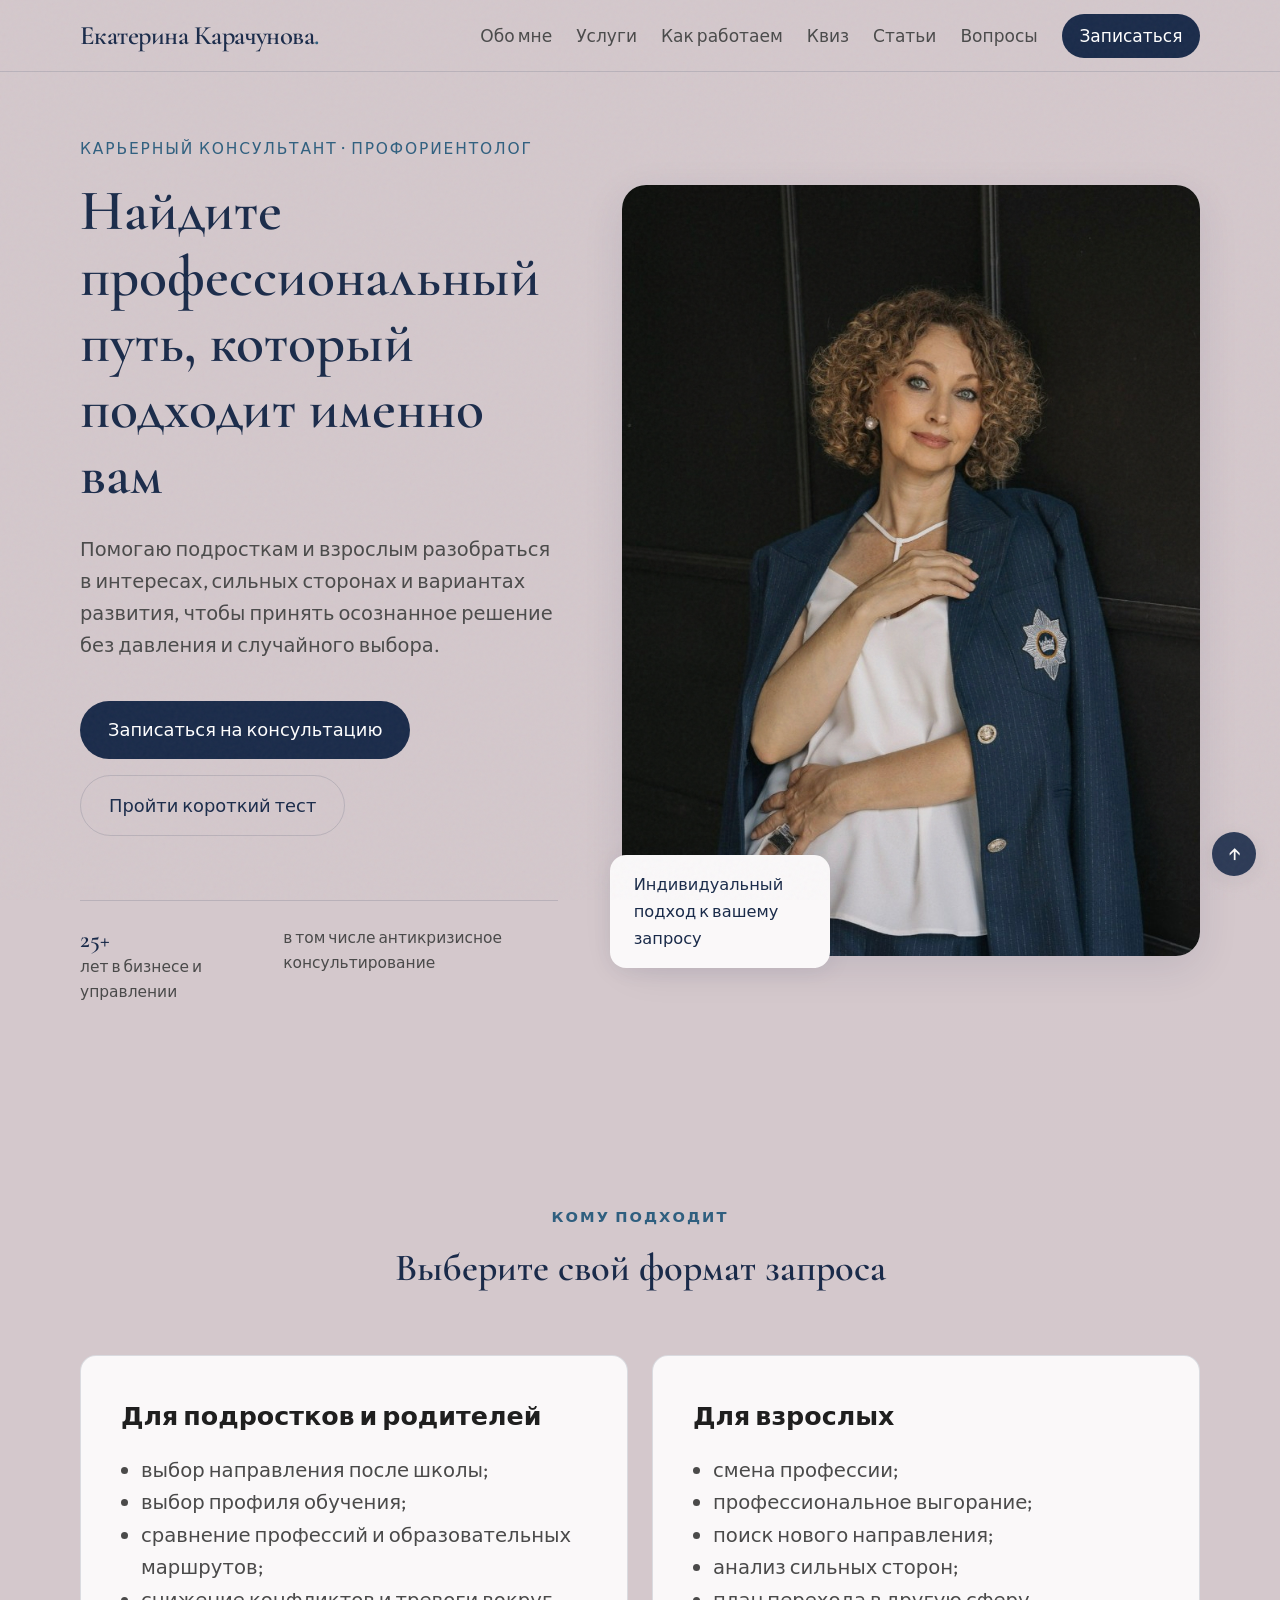
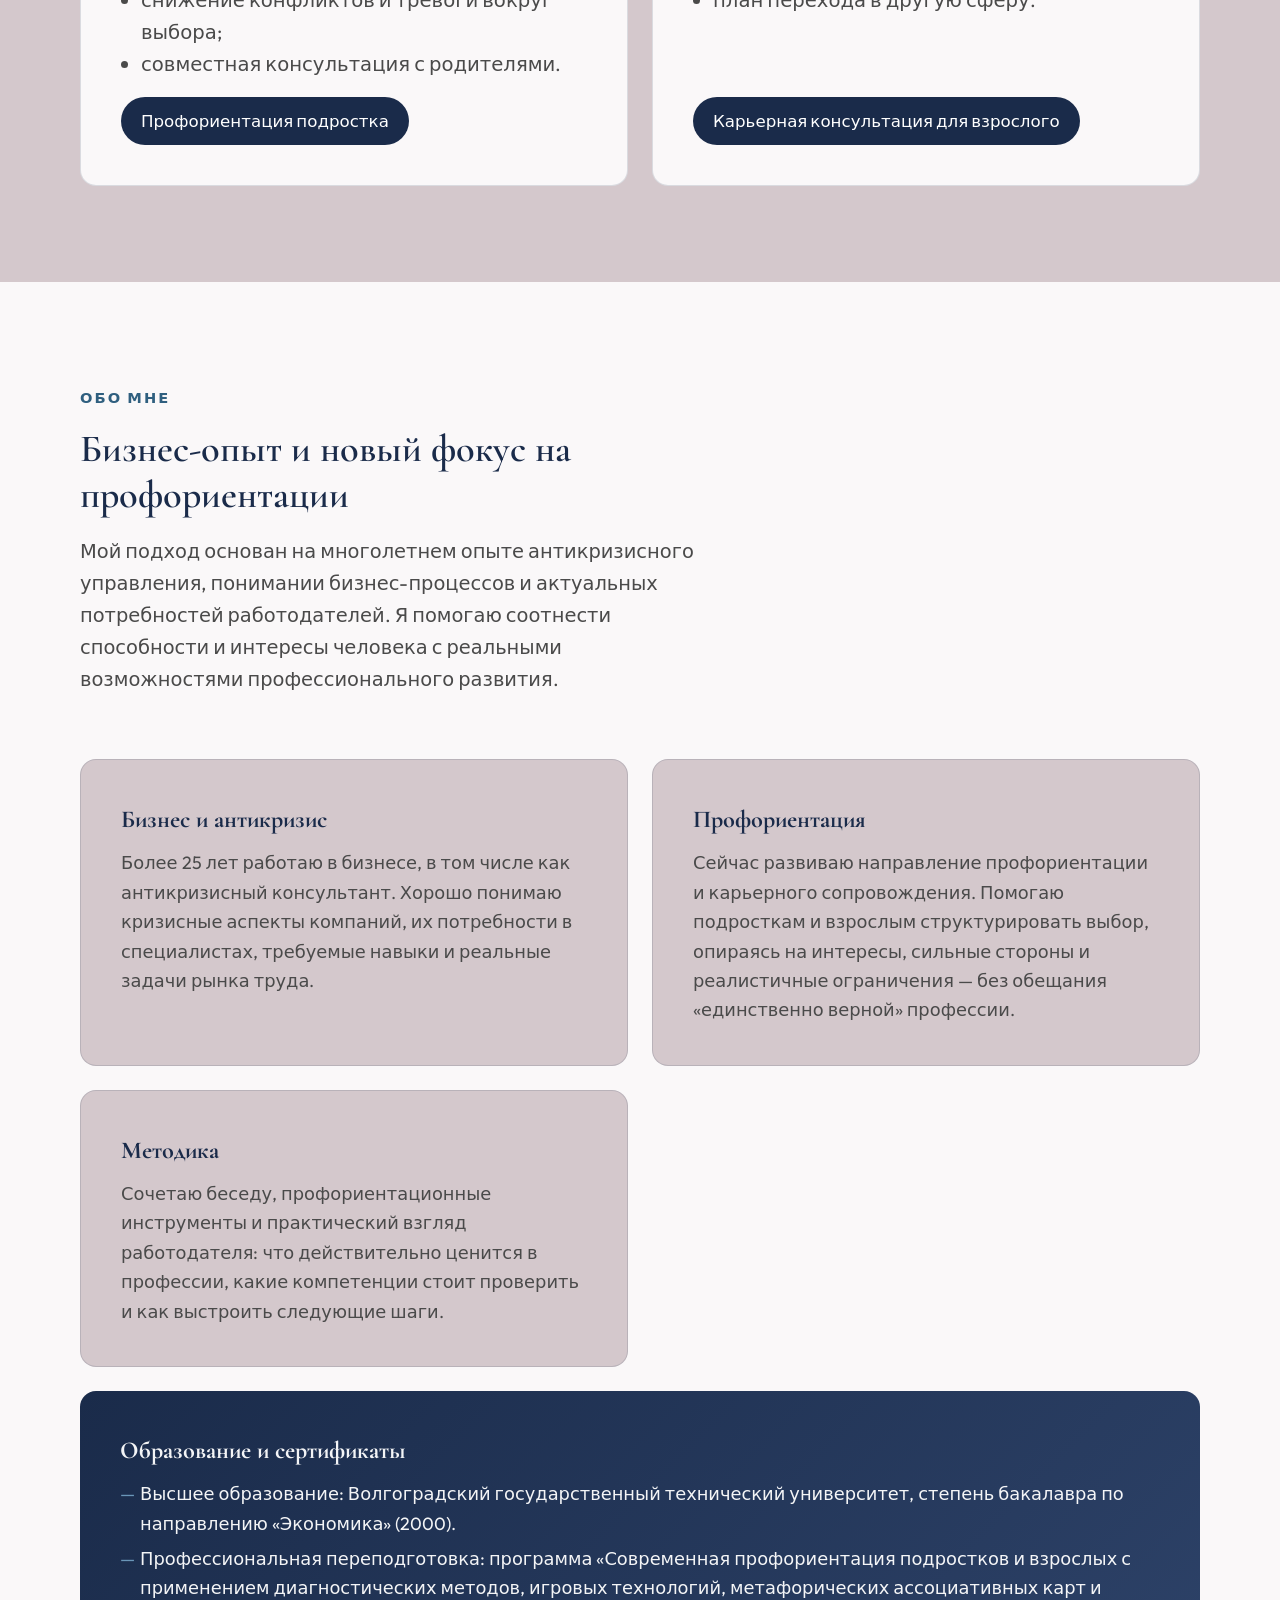
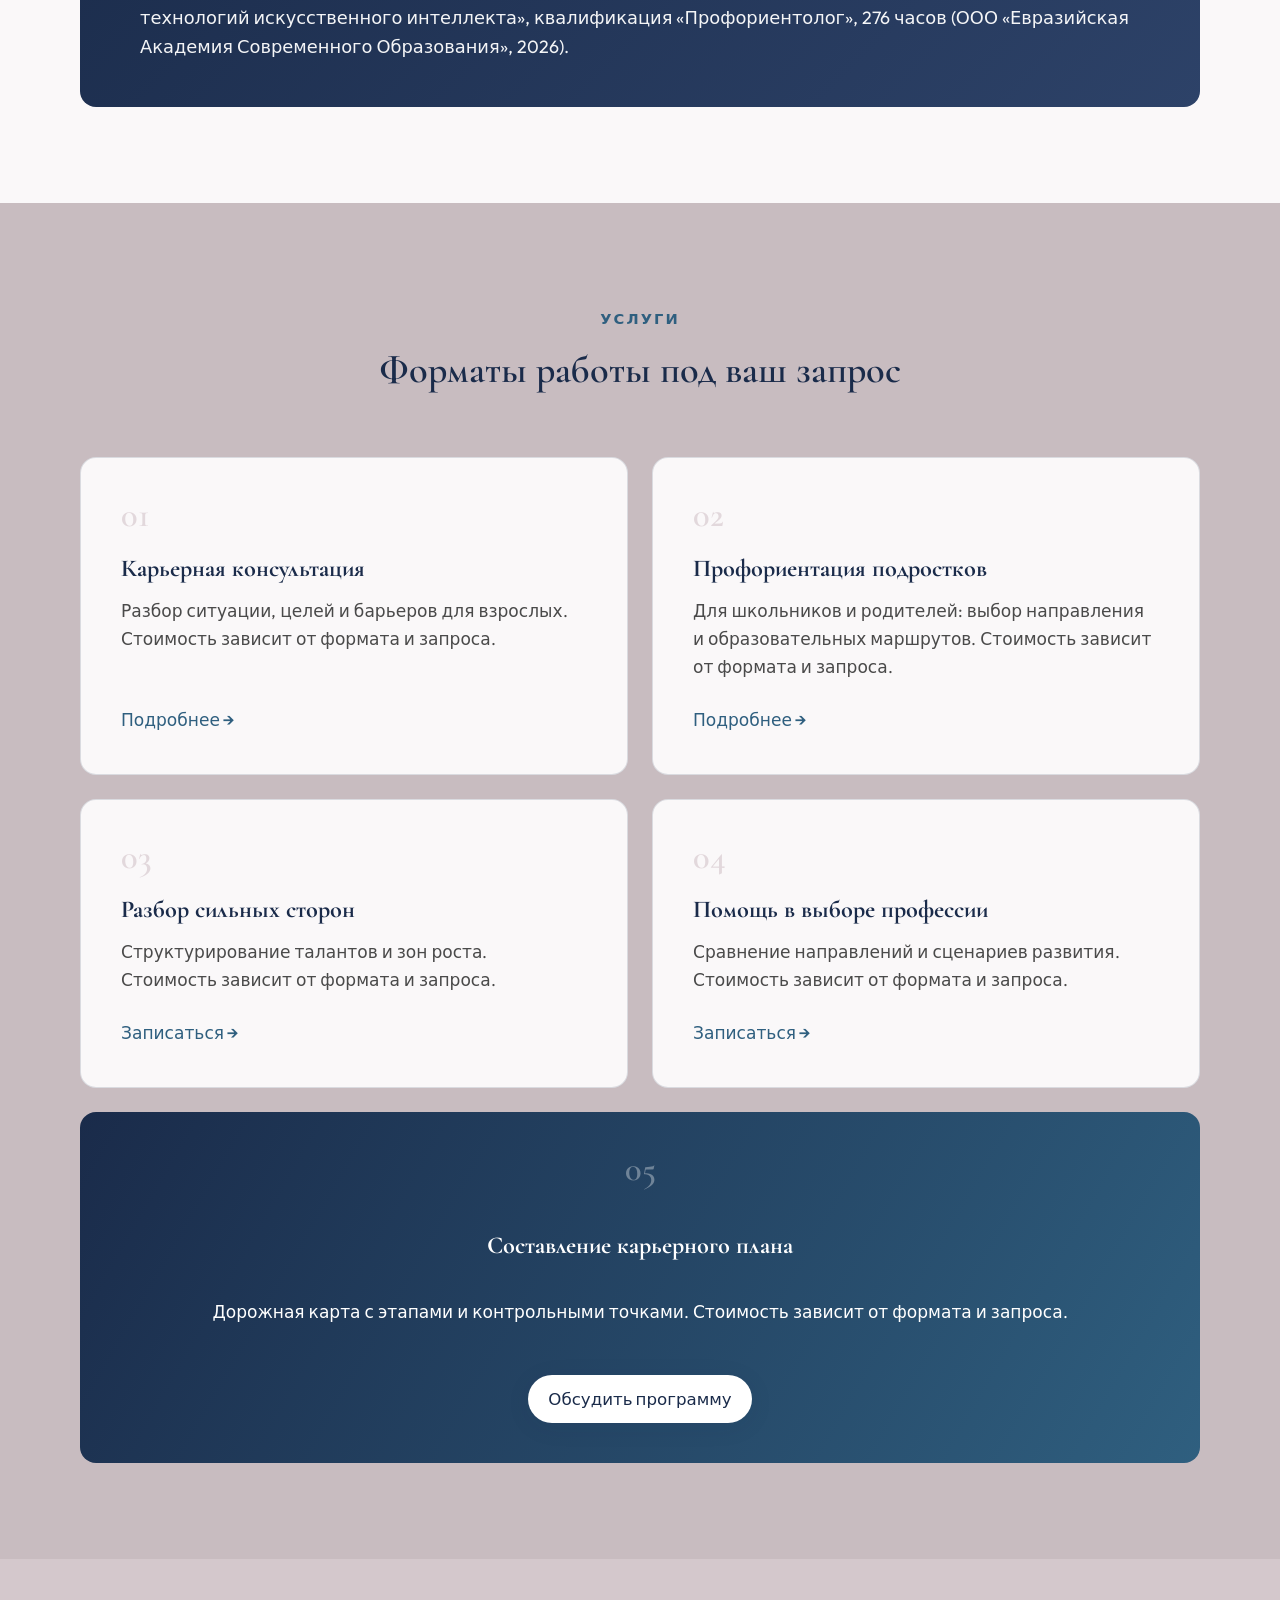
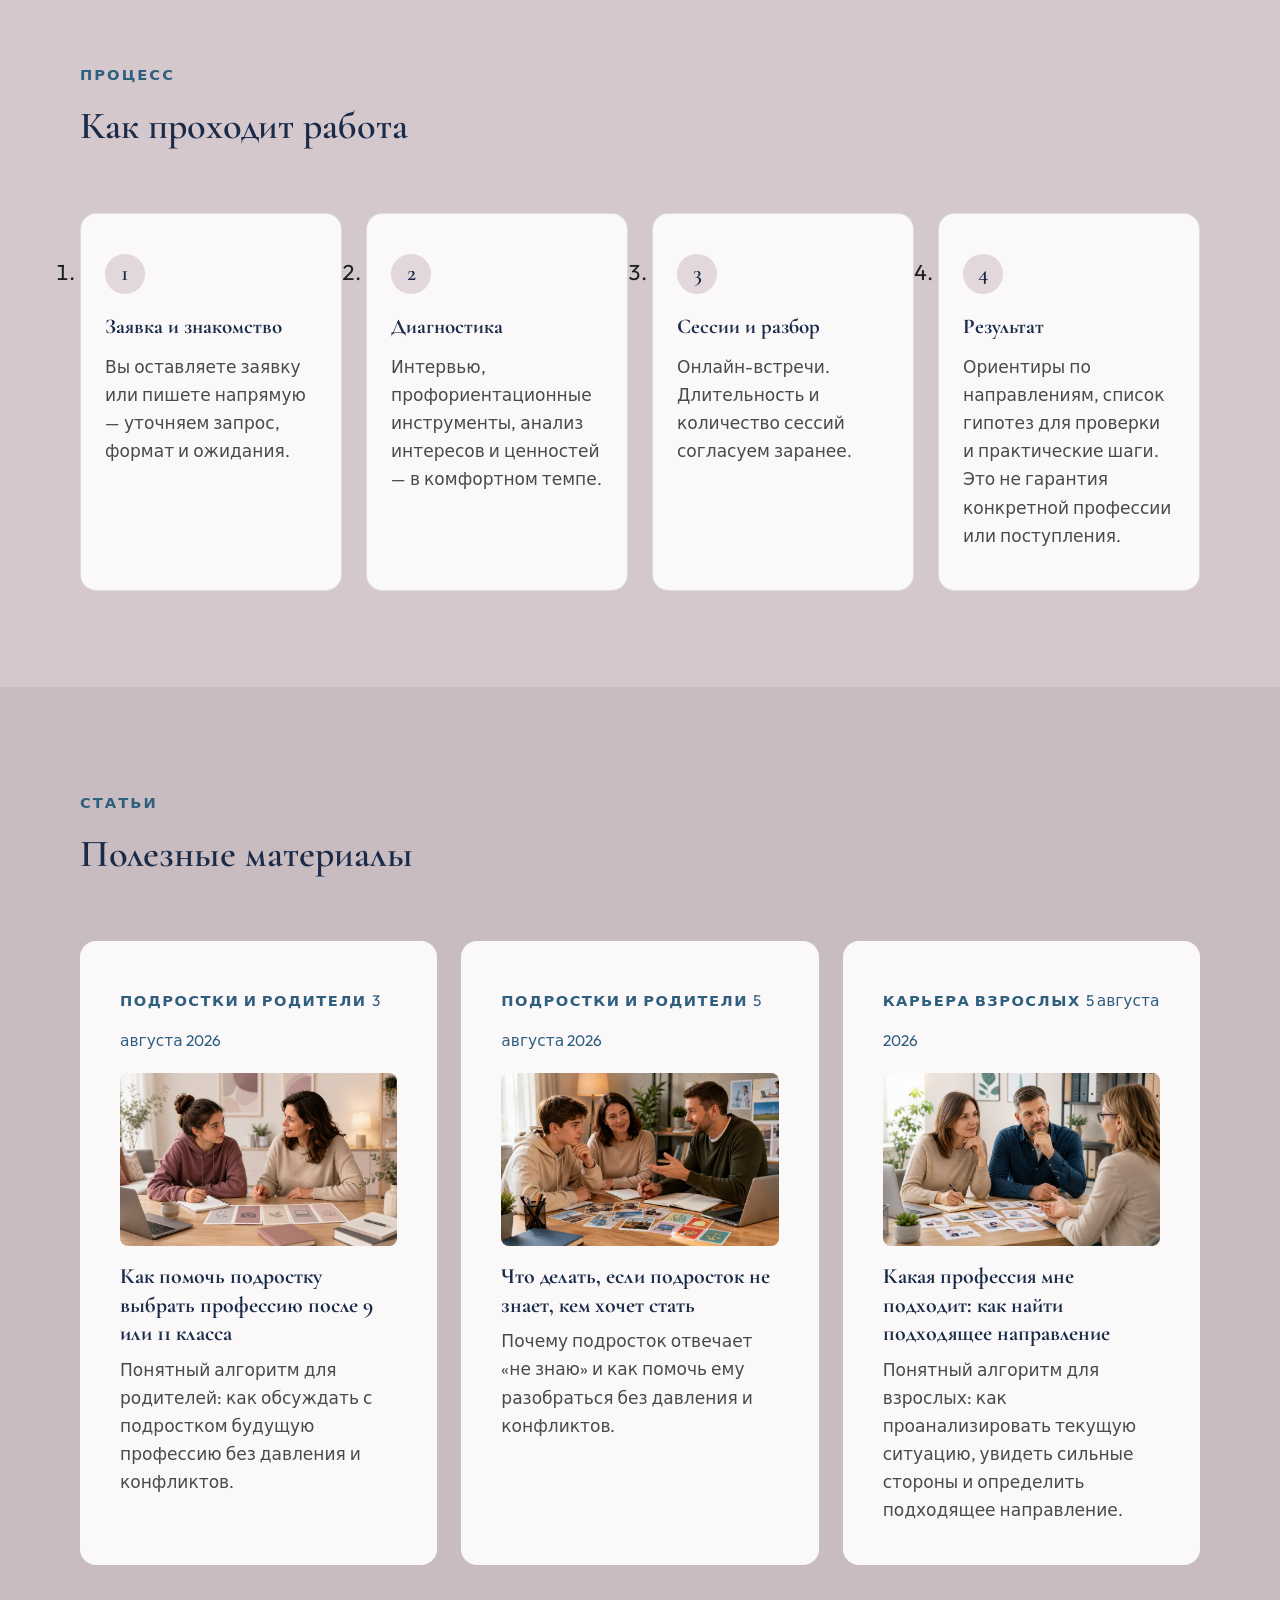
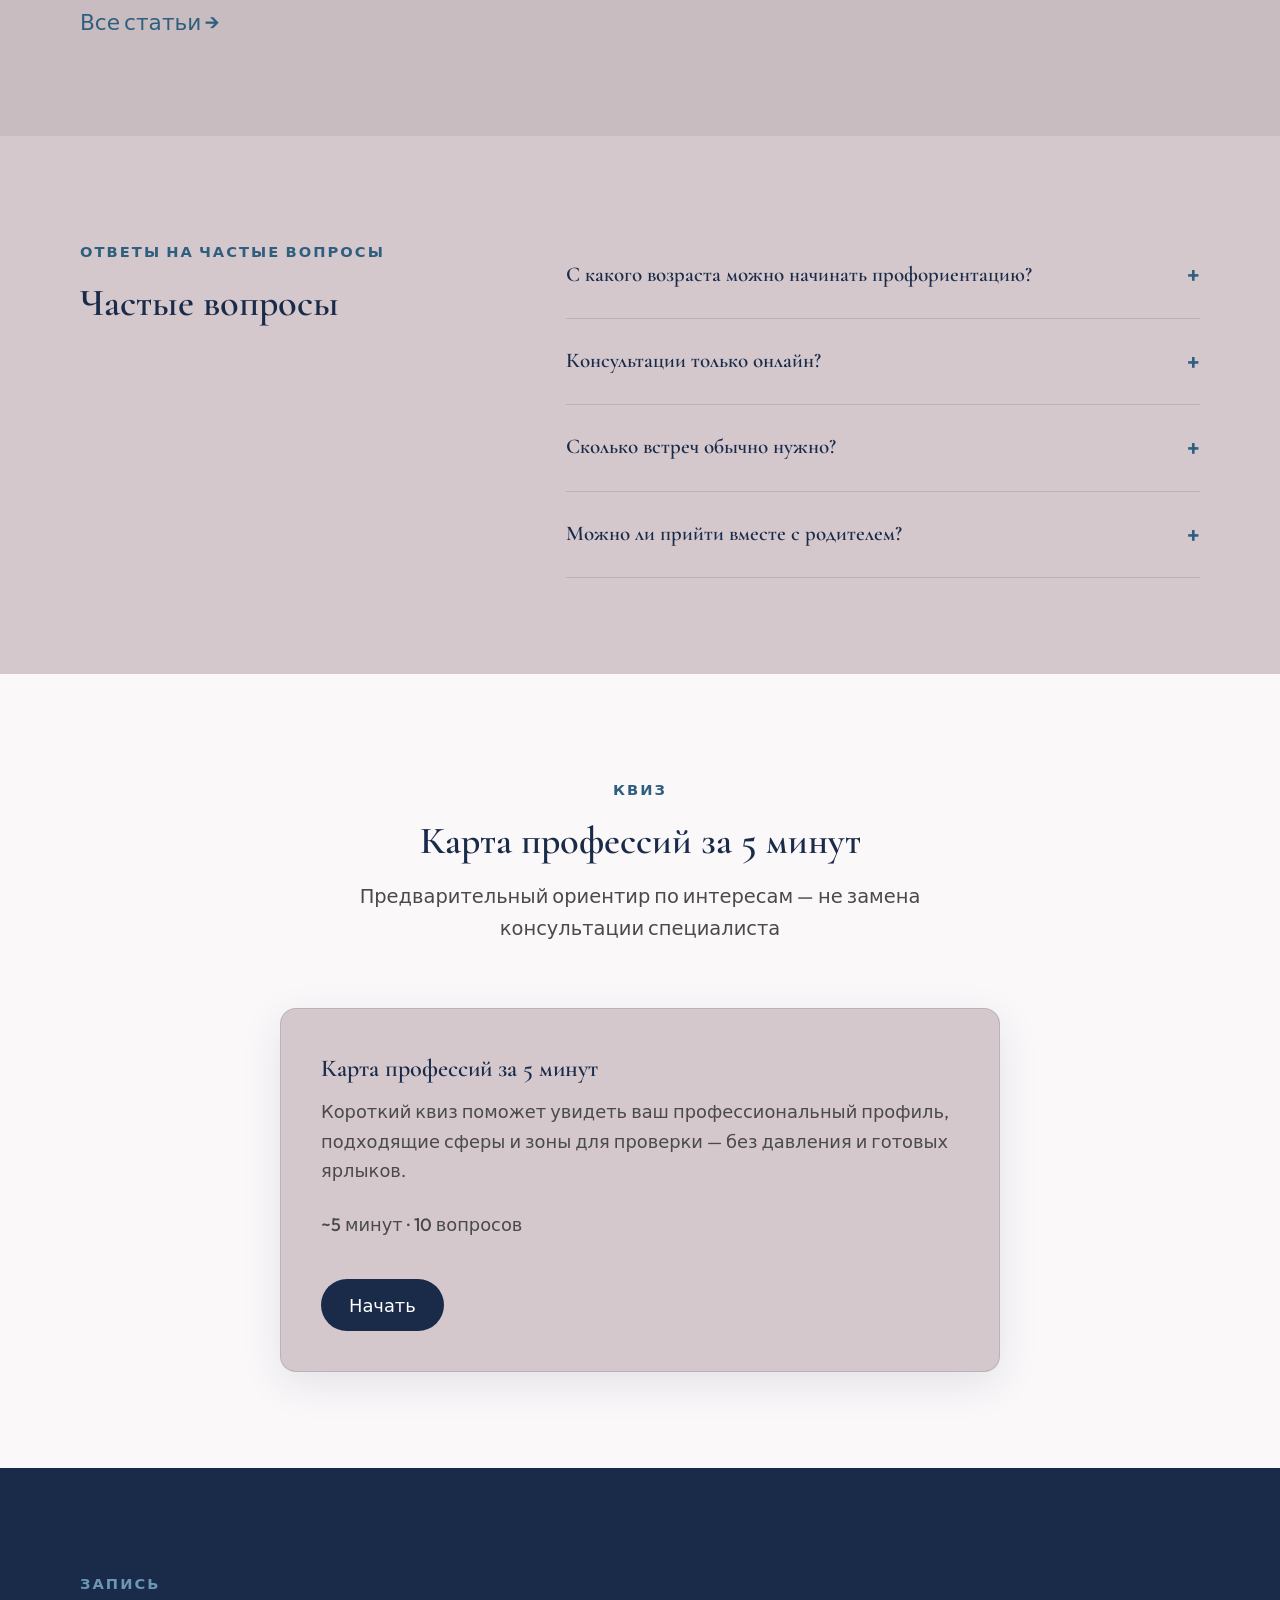
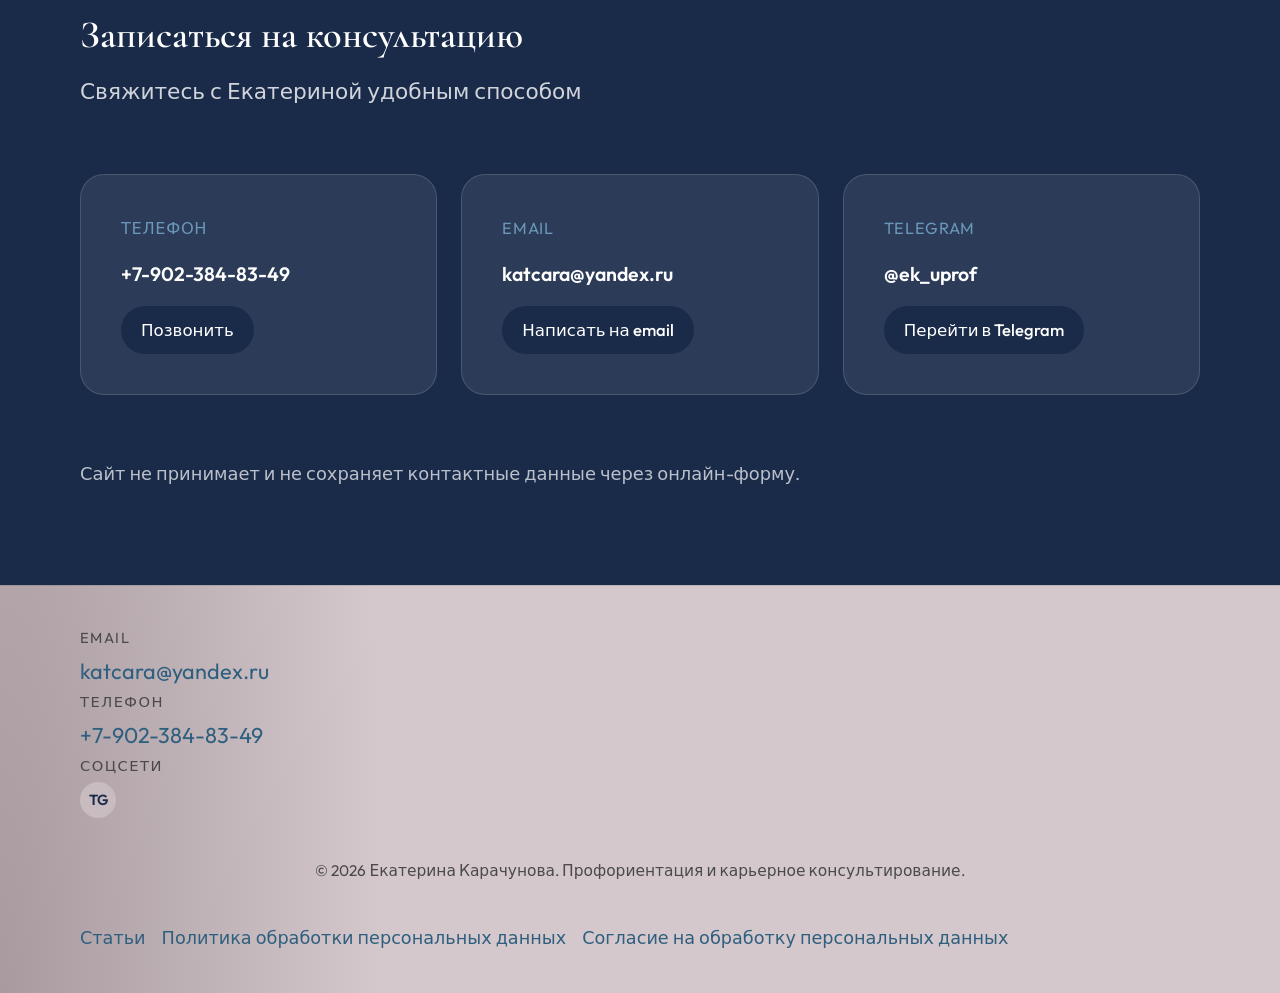
<file: index.html>
<!DOCTYPE html>
<html lang="ru">
<head>
  <meta charset="UTF-8">
  <meta name="viewport" content="width=device-width, initial-scale=1.0">
  <meta name="description" content="Профориентация подростков и карьерные консультации для взрослых онлайн по России. Екатерина Карачунова — опыт в бизнесе и антикризисном консультировании.">
  <title>Профориентация и карьерные консультации — Екатерина Карачунова</title>
  <link rel="canonical" href="https://ek-uprof.ru/">
  <meta property="og:type" content="website">
  <meta property="og:locale" content="ru_RU">
  <meta property="og:title" content="Профориентация и карьерные консультации — Екатерина Карачунова">
  <meta property="og:description" content="Помогаю подросткам и взрослым разобраться в интересах и вариантах развития без давления и случайного выбора.">
  <meta property="og:url" content="https://ek-uprof.ru/">
  <meta property="og:image" content="https://ek-uprof.ru/images/social/og-default.svg">
  <meta name="twitter:card" content="summary_large_image">
  <meta name="twitter:title" content="Профориентация — Екатерина Карачунова">
  <meta name="twitter:description" content="Профориентация подростков и карьерные консультации онлайн.">
  <link rel="icon" href="favicon.svg" type="image/svg+xml">
  <link rel="manifest" href="site.webmanifest">
  <link rel="preconnect" href="https://fonts.googleapis.com">
  <link rel="preconnect" href="https://fonts.gstatic.com" crossorigin>
  <link href="https://fonts.googleapis.com/css2?family=Cormorant+Garamond:ital,wght@0,500;0,600;0,700;1,500&family=Outfit:wght@300;400;500;600&display=swap" rel="stylesheet">
  <link rel="stylesheet" href="css/variables.css">
  <link rel="stylesheet" href="css/main.css">
  <link rel="stylesheet" href="css/responsive.css">
  <script type="application/ld+json">
  {
    "@context": "https://schema.org",
    "@graph": [
      {
        "@type": "WebSite",
        "name": "Екатерина Карачунова — профориентация",
        "url": "https://ek-uprof.ru/"
      },
      {
        "@type": "Person",
        "name": "Екатерина Карачунова",
        "jobTitle": "Карьерный консультант и профориентолог",
        "url": "https://ek-uprof.ru/"
      },
      {
        "@type": "ProfessionalService",
        "name": "Профориентация и карьерное консультирование — Екатерина Карачунова",
        "description": "Профориентация подростков и карьерные консультации для взрослых",
        "areaServed": "RU",
        "serviceType": ["Профориентация", "Карьерное консультирование"]
      }
    ]
  }
  </script>
</head>
<body>
  <a class="skip-link" href="#main">Перейти к содержимому</a>

  <header class="header" id="top">
    <div class="container header__inner">
      <a class="logo" href="index.html"><span data-site-full-name>Екатерина Карачунова</span><span class="logo__dot">.</span></a>
      <button type="button" class="nav-toggle-btn" data-nav-toggle aria-expanded="false" aria-controls="site-nav" aria-label="Открыть меню">
        <span></span><span></span><span></span>
      </button>
      <nav class="nav" id="site-nav" data-site-nav aria-label="Основная навигация">
        <a href="#about">Обо мне</a>
        <a href="#services">Услуги</a>
        <a href="#process">Как работаем</a>
        <a href="#quiz">Квиз</a>
        <a href="articles.html">Статьи</a>
        <a href="#faq">Вопросы</a>
        <a href="#booking" class="nav__cta" data-analytics-cta="primary_cta_click">Записаться</a>
      </nav>
    </div>
  </header>

  <main id="main">
    <section class="hero" aria-labelledby="hero-title">
      <div class="container hero__grid">
        <div class="hero__content">
          <p class="hero__label">Карьерный консультант · профориентолог</p>
          <h1 id="hero-title">Найдите профессиональный путь, который подходит именно вам</h1>
          <p class="hero__subtitle">Помогаю подросткам и взрослым разобраться в интересах, сильных сторонах и вариантах развития, чтобы принять осознанное решение без давления и случайного выбора.</p>
          <div class="hero__actions">
            <a href="#booking" class="btn btn--primary" data-analytics-cta="primary_cta_click">Записаться на консультацию</a>
            <a href="#quiz" class="btn btn--ghost">Пройти короткий тест</a>
          </div>
          <ul class="hero__stats" aria-label="Опыт в бизнесе">
            <li><strong>25+</strong><span>лет в бизнесе и управлении</span></li>
            <li><span>в том числе антикризисное консультирование</span></li>
          </ul>
        </div>
        <figure class="hero__visual">
          <div class="hero__frame">
            <img
              src="images/expert/photo.jpg"
              alt="Екатерина Карачунова — профориентолог и карьерный консультант"
              width="718"
              height="1024"
              fetchpriority="high"
            >
          </div>
          <figcaption class="hero__badge">Индивидуальный подход к вашему запросу</figcaption>
        </figure>
      </div>
    </section>

    <section class="section audience" id="audience" aria-labelledby="audience-title">
      <div class="container">
        <header class="section__header section__header--center">
          <span class="section__tag">Кому подходит</span>
          <h2 id="audience-title">Выберите свой формат запроса</h2>
        </header>
        <div class="audience__grid">
          <article class="audience-card">
            <h3>Для подростков и родителей</h3>
            <ul>
              <li>выбор направления после школы;</li>
              <li>выбор профиля обучения;</li>
              <li>сравнение профессий и образовательных маршрутов;</li>
              <li>снижение конфликтов и тревоги вокруг выбора;</li>
              <li>совместная консультация с родителями.</li>
            </ul>
            <a href="proforientaciya-podrostkov.html" class="btn btn--primary btn--sm" data-analytics-cta="teen_service_click">Профориентация подростка</a>
          </article>
          <article class="audience-card">
            <h3>Для взрослых</h3>
            <ul>
              <li>смена профессии;</li>
              <li>профессиональное выгорание;</li>
              <li>поиск нового направления;</li>
              <li>анализ сильных сторон;</li>
              <li>план перехода в другую сферу.</li>
            </ul>
            <a href="karernaya-konsultaciya.html" class="btn btn--primary btn--sm" data-analytics-cta="adult_service_click">Карьерная консультация для взрослого</a>
          </article>
        </div>
      </div>
    </section>

    <section class="section about" id="about" aria-labelledby="about-title">
      <div class="container">
        <header class="section__header">
          <span class="section__tag">Обо мне</span>
          <h2 id="about-title">Бизнес-опыт и новый фокус на профориентации</h2>
          <p class="section__lead">Мой подход основан на многолетнем опыте антикризисного управления, понимании бизнес-процессов и актуальных потребностей работодателей. Я помогаю соотнести способности и интересы человека с реальными возможностями профессионального развития.</p>
        </header>
        <div class="about__grid">
          <article class="card">
            <h3>Бизнес и антикризис</h3>
            <p>Более 25 лет работаю в бизнесе, в том числе как антикризисный консультант. Хорошо понимаю кризисные аспекты компаний, их потребности в специалистах, требуемые навыки и реальные задачи рынка труда.</p>
          </article>
          <article class="card">
            <h3>Профориентация</h3>
            <p>Сейчас развиваю направление профориентации и карьерного сопровождения. Помогаю подросткам и взрослым структурировать выбор, опираясь на интересы, сильные стороны и реалистичные ограничения — без обещания «единственно верной» профессии.</p>
          </article>
          <article class="card">
            <h3>Методика</h3>
            <p>Сочетаю беседу, профориентационные инструменты и практический взгляд работодателя: что действительно ценится в профессии, какие компетенции стоит проверить и как выстроить следующие шаги.</p>
          </article>
          <article class="card card--accent">
            <h3>Образование и сертификаты</h3>
            <ul>
              <li>Высшее образование: Волгоградский государственный технический университет, степень бакалавра по направлению «Экономика» (2000).</li>
              <li>Профессиональная переподготовка: программа «Современная профориентация подростков и взрослых с применением диагностических методов, игровых технологий, метафорических ассоциативных карт и технологий искусственного интеллекта», квалификация «Профориентолог», 276 часов (ООО «Евразийская Академия Современного Образования», 2026).</li>
            </ul>
          </article>
        </div>
      </div>
    </section>

    <section class="section services" id="services" aria-labelledby="services-title">
      <div class="container">
        <header class="section__header section__header--center">
          <span class="section__tag">Услуги</span>
          <h2 id="services-title">Форматы работы под ваш запрос</h2>
        </header>
        <div class="services__grid">
          <article class="service-card">
            <span class="service-card__num">01</span>
            <h3>Карьерная консультация</h3>
            <p>Разбор ситуации, целей и барьеров для взрослых. Стоимость зависит от формата и запроса.</p>
            <a href="karernaya-konsultaciya.html" class="service-card__link">Подробнее →</a>
          </article>
          <article class="service-card">
            <span class="service-card__num">02</span>
            <h3>Профориентация подростков</h3>
            <p>Для школьников и родителей: выбор направления и образовательных маршрутов. Стоимость зависит от формата и запроса.</p>
            <a href="proforientaciya-podrostkov.html" class="service-card__link">Подробнее →</a>
          </article>
          <article class="service-card">
            <span class="service-card__num">03</span>
            <h3>Разбор сильных сторон</h3>
            <p>Структурирование талантов и зон роста. Стоимость зависит от формата и запроса.</p>
            <a href="#booking" class="service-card__link">Записаться →</a>
          </article>
          <article class="service-card">
            <span class="service-card__num">04</span>
            <h3>Помощь в выборе профессии</h3>
            <p>Сравнение направлений и сценариев развития. Стоимость зависит от формата и запроса.</p>
            <a href="#booking" class="service-card__link">Записаться →</a>
          </article>
          <article class="service-card service-card--wide">
            <span class="service-card__num">05</span>
            <h3>Составление карьерного плана</h3>
            <p>Дорожная карта с этапами и контрольными точками. Стоимость зависит от формата и запроса.</p>
            <a href="#booking" class="btn btn--primary btn--sm btn--on-dark" data-booking-service="Карьерный план">Обсудить программу</a>
          </article>
        </div>
      </div>
    </section>

    <section class="section process" id="process" aria-labelledby="process-title">
      <div class="container">
        <header class="section__header">
          <span class="section__tag">Процесс</span>
          <h2 id="process-title">Как проходит работа</h2>
        </header>
        <ol class="process__steps">
          <li>
            <span class="process__step-num">1</span>
            <h3>Заявка и знакомство</h3>
            <p>Вы оставляете заявку или пишете напрямую — уточняем запрос, формат и ожидания.</p>
          </li>
          <li>
            <span class="process__step-num">2</span>
            <h3>Диагностика</h3>
            <p>Интервью, профориентационные инструменты, анализ интересов и ценностей — в комфортном темпе.</p>
          </li>
          <li>
            <span class="process__step-num">3</span>
            <h3>Сессии и разбор</h3>
            <p>Онлайн-встречи. Длительность и количество сессий согласуем заранее.</p>
          </li>
          <li>
            <span class="process__step-num">4</span>
            <h3>Результат</h3>
            <p>Ориентиры по направлениям, список гипотез для проверки и практические шаги. Это не гарантия конкретной профессии или поступления.</p>
          </li>
        </ol>
      </div>
    </section>

    <!-- Отзывы: скрыто. Шаблон поля: имя/обозначение, категория, текст, дата, согласие, скриншот -->
    <section class="section reviews section--hidden" id="reviews" aria-hidden="true" hidden></section>

    <!-- Кейсы: скрыто. Шаблон: ситуация, задача, формат, результат, период, оговорка об индивидуальности -->
    <section class="section cases section--hidden" id="cases" aria-hidden="true" hidden></section>

    <section class="section blog" id="blog" aria-labelledby="blog-title">
      <div class="container">
        <header class="section__header">
          <span class="section__tag">Статьи</span>
          <h2 id="blog-title">Полезные материалы</h2>
        </header>
        <div class="blog__grid">
          <article class="blog-card">
            <span class="blog-card__category">Подростки и родители</span>
            <time datetime="2026-08-03">3 августа 2026</time>
            <a class="blog-card__thumb" href="articles/kak-pomoch-podrostku-vybrat-professiyu.html">
              <img src="images/articles/podrostok-vybor-professii.jpg" alt="" width="1024" height="576" loading="lazy">
            </a>
            <h3><a href="articles/kak-pomoch-podrostku-vybrat-professiyu.html">Как помочь подростку выбрать профессию после 9 или 11 класса</a></h3>
            <p>Понятный алгоритм для родителей: как обсуждать с подростком будущую профессию без давления и конфликтов.</p>
          </article>
          <article class="blog-card">
            <span class="blog-card__category">Подростки и родители</span>
            <time datetime="2026-08-05">5 августа 2026</time>
            <a class="blog-card__thumb" href="articles/podrostok-ne-znaet-kem-stat.html">
              <img src="images/articles/podrostok-ne-znaet-kem-stat.webp" alt="" width="1024" height="576" loading="lazy">
            </a>
            <h3><a href="articles/podrostok-ne-znaet-kem-stat.html">Что делать, если подросток не знает, кем хочет стать</a></h3>
            <p>Почему подросток отвечает «не знаю» и как помочь ему разобраться без давления и конфликтов.</p>
          </article>
          <article class="blog-card">
            <span class="blog-card__category">Карьера взрослых</span>
            <time datetime="2026-08-05">5 августа 2026</time>
            <a class="blog-card__thumb" href="articles/kakaya-professiya-mne-podhodit.html">
              <img src="images/articles/kakaya-professiya-mne-podhodit.jpg" alt="" width="1024" height="576" loading="lazy">
            </a>
            <h3><a href="articles/kakaya-professiya-mne-podhodit.html">Какая профессия мне подходит: как найти подходящее направление</a></h3>
            <p>Понятный алгоритм для взрослых: как проанализировать текущую ситуацию, увидеть сильные стороны и определить подходящее направление.</p>
          </article>
        </div>
        <p class="blog__more"><a href="articles.html">Все статьи →</a></p>
      </div>
    </section>

    <section class="section faq" id="faq" aria-labelledby="faq-title">
      <div class="container faq__inner">
        <header class="section__header">
          <span class="section__tag">Ответы на частые вопросы</span>
          <h2 id="faq-title">Частые вопросы</h2>
        </header>
        <div class="faq__list">
          <details class="faq__item">
            <summary>С какого возраста можно начинать профориентацию?</summary>
            <p>Оптимально с 14–15 лет, когда формируются интересы к будущему. Для взрослых возраст не ограничен.</p>
          </details>
          <details class="faq__item">
            <summary>Консультации только онлайн?</summary>
            <p>Основной формат — онлайн по России. Другие форматы обсуждаются индивидуально.</p>
          </details>
          <details class="faq__item">
            <summary>Сколько встреч обычно нужно?</summary>
            <p>От одной встречи до программы из нескольких сессий — зависит от запроса.</p>
          </details>
          <details class="faq__item">
            <summary>Можно ли прийти вместе с родителем?</summary>
            <p>Да, семейный формат возможен — обсудим это на этапе записи.</p>
          </details>
        </div>
      </div>
    </section>

    <section class="section quiz" id="quiz" aria-labelledby="quiz-title">
      <div class="container quiz__inner">
        <header class="section__header section__header--center">
          <span class="section__tag">Квиз</span>
          <h2 id="quiz-title">Карта профессий за 5 минут</h2>
          <p class="section__lead">Предварительный ориентир по интересам — не замена консультации специалиста</p>
        </header>
        <div id="quiz-panel" class="quiz__panel" aria-live="polite"></div>
      </div>
    </section>

    <section class="section booking" id="booking" aria-labelledby="booking-title">
      <div class="container booking__grid">
        <div class="booking__info">
          <span class="section__tag">Запись</span>
          <h2 id="booking-title">Записаться на консультацию</h2>
          <p>Свяжитесь с Екатериной удобным способом</p>
        </div>
        <div class="booking__channels" role="list">
          <div class="booking__channel" role="listitem">
            <span class="booking__channel-label">Телефон</span>
            <a class="booking__channel-value" href="tel:+79023848349">+7-902-384-83-49</a>
            <a class="btn btn--primary btn--sm" href="tel:+79023848349">Позвонить</a>
          </div>
          <div class="booking__channel" role="listitem">
            <span class="booking__channel-label">Email</span>
            <a class="booking__channel-value" href="mailto:katcara@yandex.ru">katcara@yandex.ru</a>
            <a class="btn btn--primary btn--sm" href="mailto:katcara@yandex.ru">Написать на email</a>
          </div>
          <div class="booking__channel" role="listitem">
            <span class="booking__channel-label">Telegram</span>
            <a class="booking__channel-value" href="https://t.me/ek_uprof" target="_blank" rel="noopener noreferrer">@ek_uprof</a>
            <a class="btn btn--primary btn--sm" href="https://t.me/ek_uprof" target="_blank" rel="noopener noreferrer">Перейти в Telegram</a>
          </div>
        </div>
        <p class="booking__note">Сайт не принимает и не сохраняет контактные данные через онлайн-форму.</p>
      </div>
    </section>

    <section class="section contacts" id="contacts" aria-labelledby="contacts-title">
      <div class="container contacts__inner">
        <h2 id="contacts-title" class="visually-hidden">Контакты</h2>
        <div data-contacts-list></div>
        <p class="contacts__copy">© 2026 <span data-site-full-name>Екатерина Карачунова</span>. Профориентация и карьерное консультирование.</p>
        <nav class="footer-legal" aria-label="Юридическая информация">
          <a href="articles.html">Статьи</a>
          <a href="privacy.html">Политика обработки персональных данных</a>
          <a href="consent.html">Согласие на обработку персональных данных</a>
        </nav>
      </div>
    </section>
  </main>

  <a href="#top" class="back-top" aria-label="Наверх">↑</a>

  <script src="js/site-config.js" defer></script>
  <script src="js/analytics.js" defer></script>
  <script src="js/main.js" defer></script>
  <script src="js/quiz-data.js" defer></script>
  <script src="js/quiz.js" defer></script>
</body>
</html>
</file>
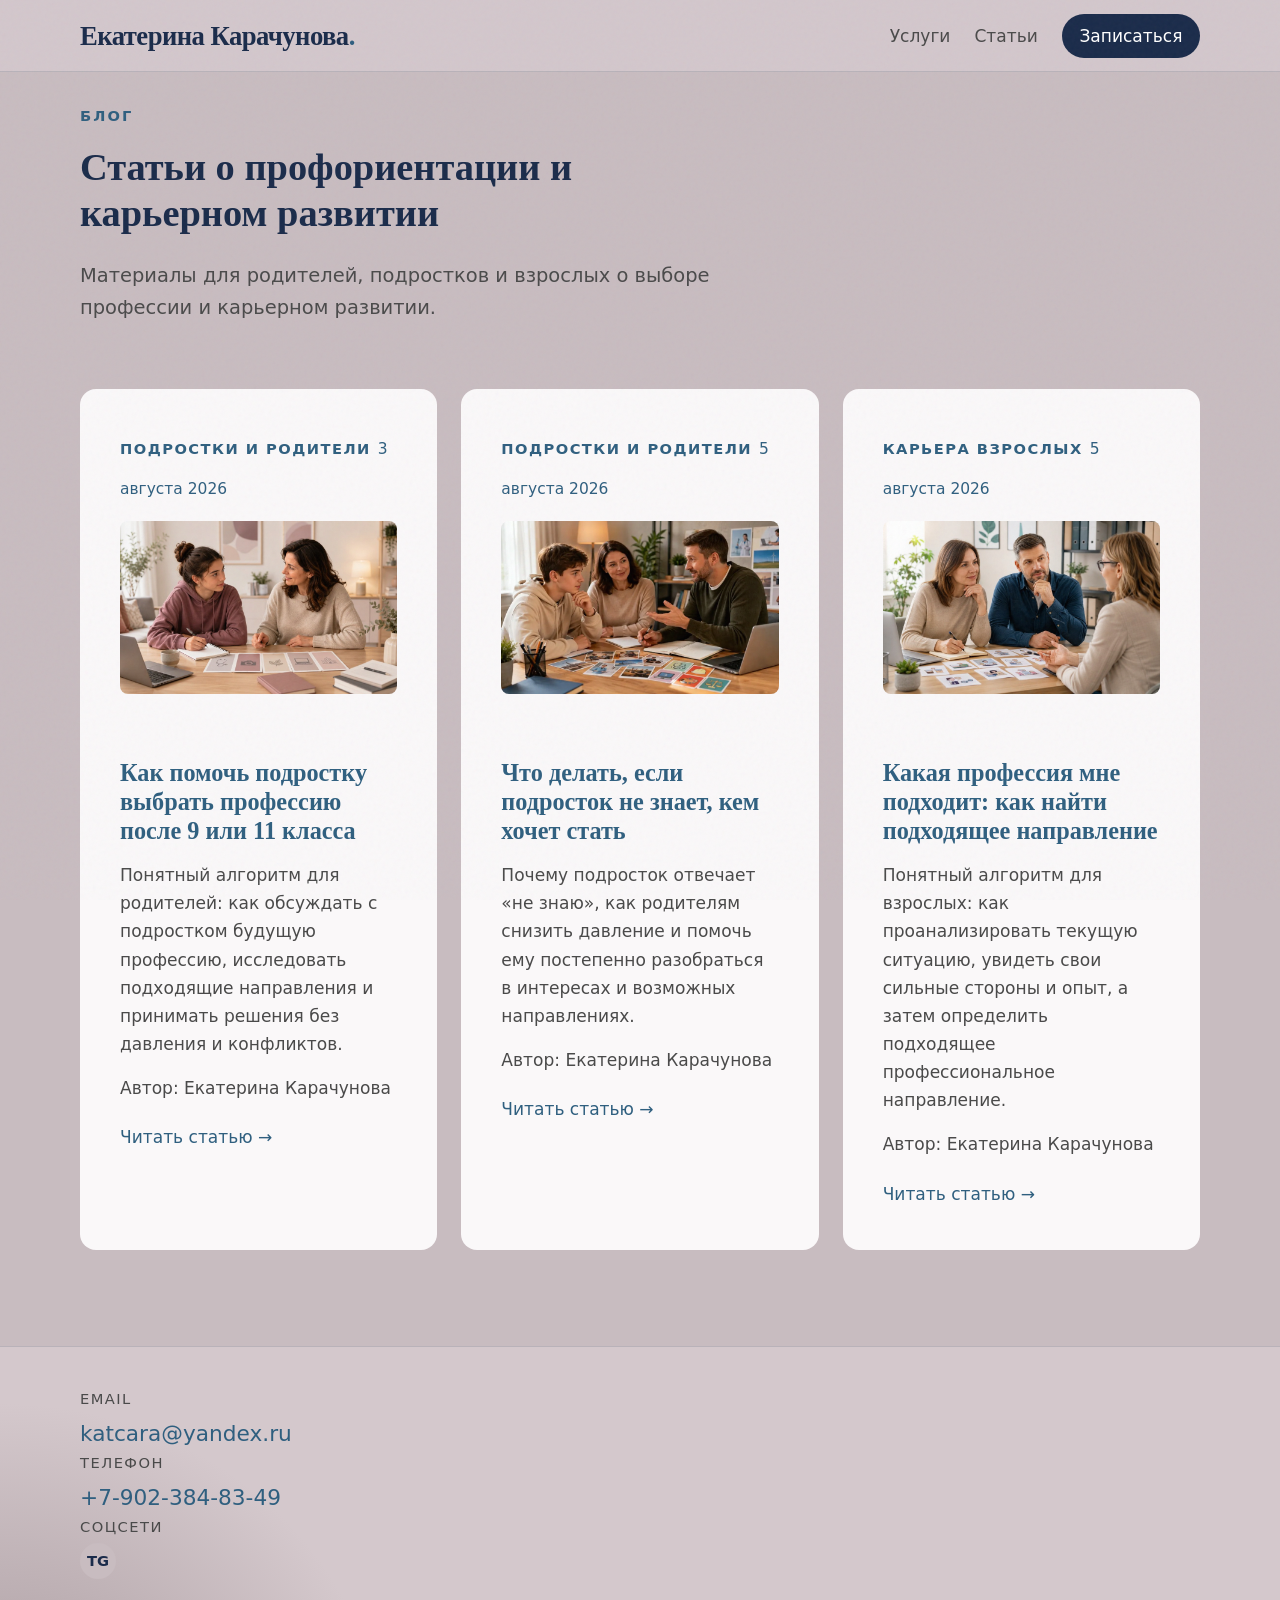
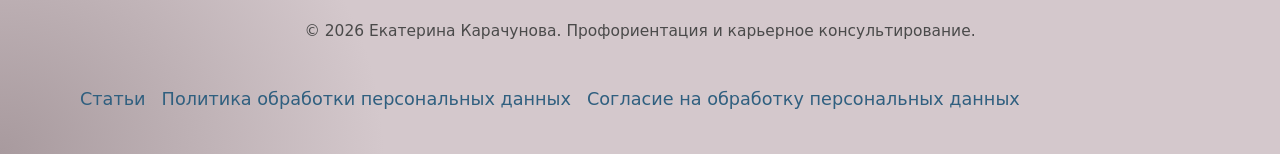
<file: articles.html>
<!DOCTYPE html>
<html lang="ru">
<head>
  <meta charset="UTF-8">
  <meta name="viewport" content="width=device-width, initial-scale=1.0">
  <meta name="robots" content="index, follow, max-image-preview:large">
  <meta name="description" content="Статьи о профориентации подростков и карьерном развитии взрослых: осознанный выбор профессии и профессиональный путь.">
  <title>Статьи о профориентации и карьерном развитии | Екатерина Карачунова</title>
  <link rel="canonical" href="https://ek-uprof.ru/articles.html">
  <meta property="og:type" content="website">
  <meta property="og:locale" content="ru_RU">
  <meta property="og:title" content="Статьи о профориентации и карьерном развитии">
  <meta property="og:description" content="Материалы для родителей, подростков и взрослых о выборе профессии и карьерном развитии.">
  <meta property="og:url" content="https://ek-uprof.ru/articles.html">
  <meta property="og:image" content="https://ek-uprof.ru/images/social/og-default.svg">
  <meta name="twitter:card" content="summary_large_image">
  <link rel="icon" href="favicon.svg" type="image/svg+xml">
  <link rel="stylesheet" href="css/variables.css">
  <link rel="stylesheet" href="css/main.css">
  <link rel="stylesheet" href="css/responsive.css">
</head>
<body>
  <a class="skip-link" href="#main">Перейти к содержимому</a>

  <header class="header">
    <div class="container header__inner">
      <a class="logo" href="index.html"><span data-site-full-name>Екатерина Карачунова</span><span class="logo__dot">.</span></a>
      <button type="button" class="nav-toggle-btn" data-nav-toggle aria-expanded="false" aria-controls="site-nav" aria-label="Открыть меню"><span></span><span></span><span></span></button>
      <nav class="nav" id="site-nav" data-site-nav aria-label="Основная навигация">
        <a href="index.html#services">Услуги</a>
        <a href="articles.html" aria-current="page">Статьи</a>
        <a href="index.html#booking" class="nav__cta">Записаться</a>
      </nav>
    </div>
  </header>

  <main id="main" class="page-content section blog">
    <div class="container">
      <header class="section__header">
        <span class="section__tag">Блог</span>
        <h1>Статьи о профориентации и карьерном развитии</h1>
        <p class="section__lead">Материалы для родителей, подростков и взрослых о выборе профессии и карьерном развитии.</p>
      </header>

      <div class="blog__grid">
        <article class="blog-card">
          <span class="blog-card__category">Подростки и родители</span>
          <time datetime="2026-08-03">3 августа 2026</time>
          <a class="blog-card__thumb" href="articles/kak-pomoch-podrostku-vybrat-professiyu.html">
            <img src="images/articles/podrostok-vybor-professii.jpg" alt="" width="1024" height="576" loading="lazy">
          </a>
          <h2 class="blog-card__title"><a href="articles/kak-pomoch-podrostku-vybrat-professiyu.html">Как помочь подростку выбрать профессию после 9 или 11 класса</a></h2>
          <p>Понятный алгоритм для родителей: как обсуждать с подростком будущую профессию, исследовать подходящие направления и принимать решения без давления и конфликтов.</p>
          <p class="blog-card__meta">Автор: Екатерина Карачунова</p>
          <a href="articles/kak-pomoch-podrostku-vybrat-professiyu.html" class="service-card__link">Читать статью →</a>
        </article>

        <article class="blog-card">
          <span class="blog-card__category">Подростки и родители</span>
          <time datetime="2026-08-05">5 августа 2026</time>
          <a class="blog-card__thumb" href="articles/podrostok-ne-znaet-kem-stat.html">
            <img src="images/articles/podrostok-ne-znaet-kem-stat.webp" alt="" width="1024" height="576" loading="lazy">
          </a>
          <h2 class="blog-card__title"><a href="articles/podrostok-ne-znaet-kem-stat.html">Что делать, если подросток не знает, кем хочет стать</a></h2>
          <p>Почему подросток отвечает «не знаю», как родителям снизить давление и помочь ему постепенно разобраться в интересах и возможных направлениях.</p>
          <p class="blog-card__meta">Автор: Екатерина Карачунова</p>
          <a href="articles/podrostok-ne-znaet-kem-stat.html" class="service-card__link">Читать статью →</a>
        </article>

        <article class="blog-card">
          <span class="blog-card__category">Карьера взрослых</span>
          <time datetime="2026-08-05">5 августа 2026</time>
          <a class="blog-card__thumb" href="articles/kakaya-professiya-mne-podhodit.html">
            <img src="images/articles/kakaya-professiya-mne-podhodit.jpg" alt="" width="1024" height="576" loading="lazy">
          </a>
          <h2 class="blog-card__title"><a href="articles/kakaya-professiya-mne-podhodit.html">Какая профессия мне подходит: как найти подходящее направление</a></h2>
          <p>Понятный алгоритм для взрослых: как проанализировать текущую ситуацию, увидеть свои сильные стороны и опыт, а затем определить подходящее профессиональное направление.</p>
          <p class="blog-card__meta">Автор: Екатерина Карачунова</p>
          <a href="articles/kakaya-professiya-mne-podhodit.html" class="service-card__link">Читать статью →</a>
        </article>
      </div>
    </div>
  </main>

  <section class="section contacts" aria-label="Подвал">
    <div class="container contacts__inner">
      <div data-contacts-list></div>
      <p class="contacts__copy">© 2026 <span data-site-full-name>Екатерина Карачунова</span>. Профориентация и карьерное консультирование.</p>
      <nav class="footer-legal" aria-label="Юридическая информация">
        <a href="articles.html">Статьи</a>
        <a href="privacy.html">Политика обработки персональных данных</a>
        <a href="consent.html">Согласие на обработку персональных данных</a>
      </nav>
    </div>
  </section>

  <script src="js/site-config.js" defer></script>
  <script src="js/analytics.js" defer></script>
  <script src="js/main.js" defer></script>
</body>
</html>
</file>
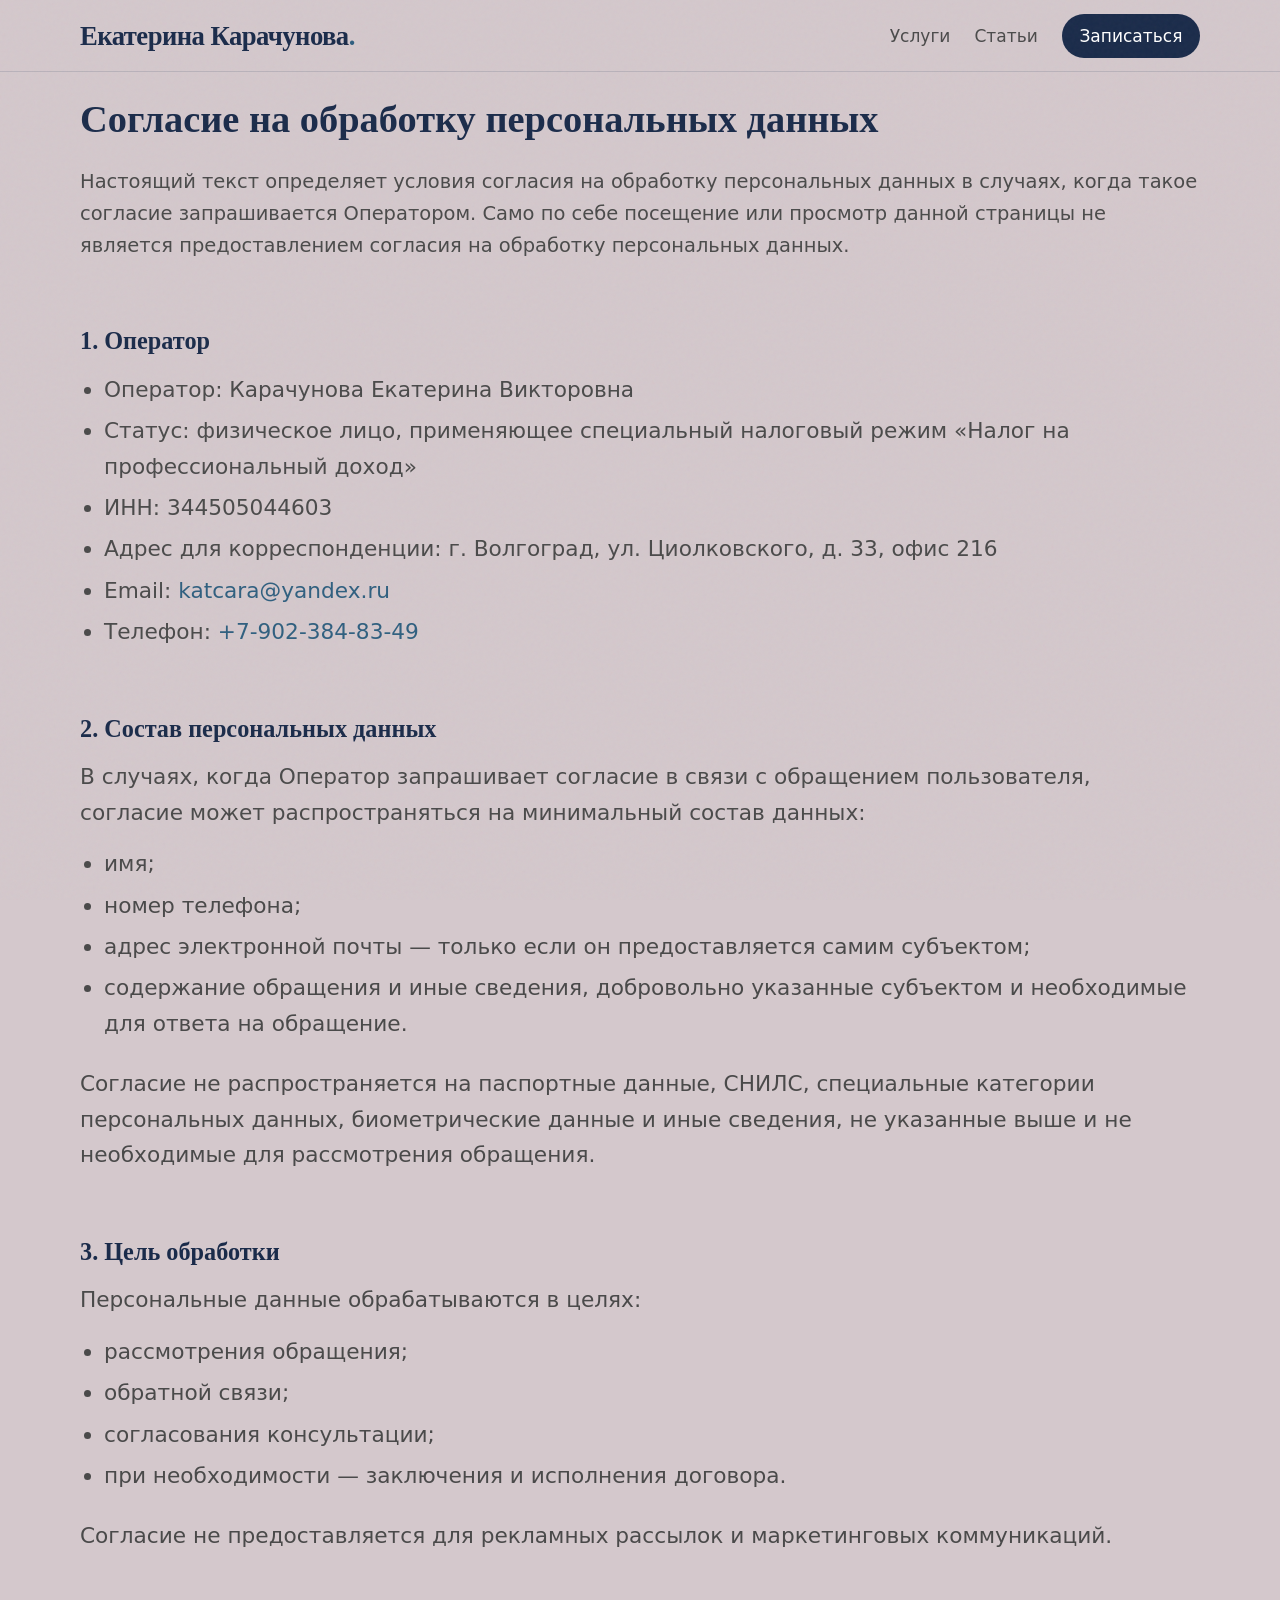
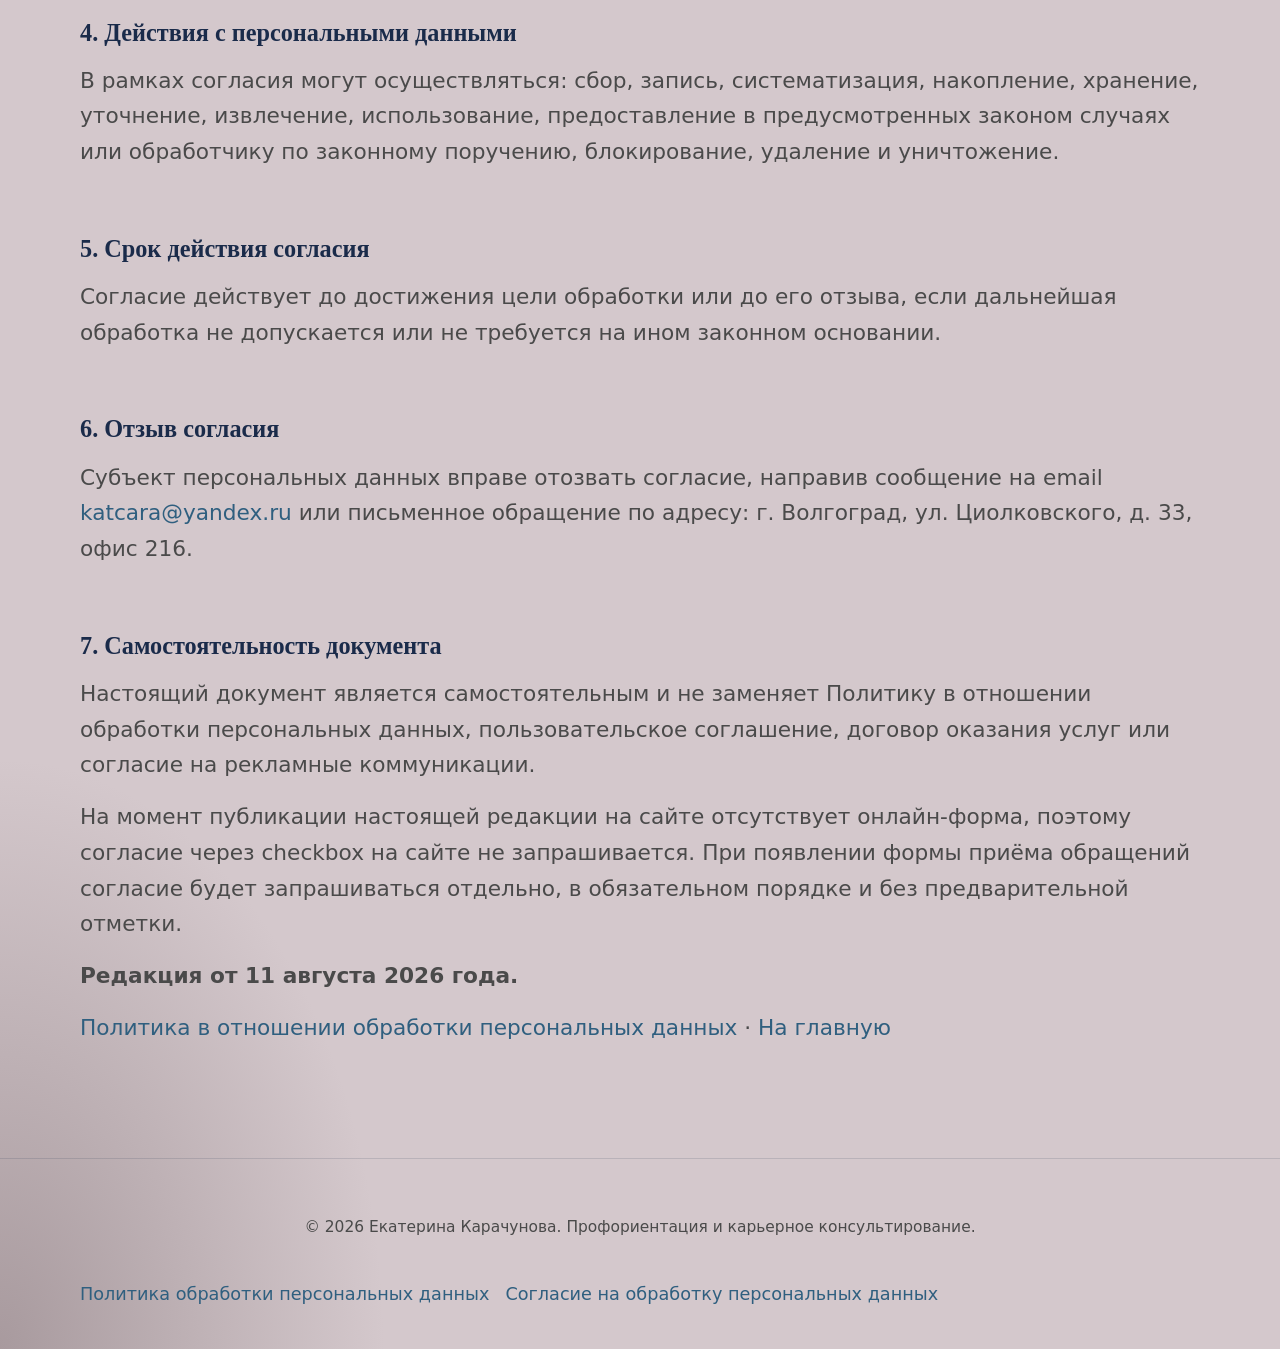
<file: consent.html>
<!DOCTYPE html>
<html lang="ru">
<head>
  <meta charset="UTF-8">
  <meta name="viewport" content="width=device-width, initial-scale=1.0">
  <meta name="robots" content="noindex, follow">
  <meta name="description" content="Условия согласия на обработку персональных данных при обращении к Екатерине Карачуновой">
  <title>Согласие на обработку персональных данных — Екатерина Карачунова</title>
  <link rel="canonical" href="https://ek-uprof.ru/consent.html">
  <link rel="icon" href="favicon.svg" type="image/svg+xml">
  <link rel="stylesheet" href="css/variables.css">
  <link rel="stylesheet" href="css/main.css">
  <link rel="stylesheet" href="css/responsive.css">
</head>
<body>
  <a class="skip-link" href="#main">Перейти к содержимому</a>

  <header class="header">
    <div class="container header__inner">
      <a class="logo" href="index.html"><span data-site-full-name>Екатерина Карачунова</span><span class="logo__dot">.</span></a>
      <button type="button" class="nav-toggle-btn" data-nav-toggle aria-expanded="false" aria-controls="site-nav" aria-label="Открыть меню">
        <span></span><span></span><span></span>
      </button>
      <nav class="nav" id="site-nav" data-site-nav aria-label="Основная навигация">
        <a href="index.html#services">Услуги</a>
        <a href="articles.html">Статьи</a>
        <a href="index.html#booking" class="nav__cta">Записаться</a>
      </nav>
    </div>
  </header>

  <main id="main" class="page-content section">
    <div class="container">
      <h1>Согласие на обработку персональных данных</h1>

      <p class="section__lead">Настоящий текст определяет условия согласия на обработку персональных данных в случаях, когда такое согласие запрашивается Оператором. Само по себе посещение или просмотр данной страницы не является предоставлением согласия на обработку персональных данных.</p>

      <h2>1. Оператор</h2>
      <ul>
        <li>Оператор: Карачунова Екатерина Викторовна</li>
        <li>Статус: физическое лицо, применяющее специальный налоговый режим «Налог на профессиональный доход»</li>
        <li>ИНН: 344505044603</li>
        <li>Адрес для корреспонденции: г.&nbsp;Волгоград, ул.&nbsp;Циолковского, д.&nbsp;33, офис&nbsp;216</li>
        <li>Email: <a href="mailto:katcara@yandex.ru">katcara@yandex.ru</a></li>
        <li>Телефон: <a href="tel:+79023848349">+7-902-384-83-49</a></li>
      </ul>

      <h2>2. Состав персональных данных</h2>
      <p>В случаях, когда Оператор запрашивает согласие в связи с обращением пользователя, согласие может распространяться на минимальный состав данных:</p>
      <ul>
        <li>имя;</li>
        <li>номер телефона;</li>
        <li>адрес электронной почты — только если он предоставляется самим субъектом;</li>
        <li>содержание обращения и иные сведения, добровольно указанные субъектом и необходимые для ответа на обращение.</li>
      </ul>
      <p>Согласие не распространяется на паспортные данные, СНИЛС, специальные категории персональных данных, биометрические данные и иные сведения, не указанные выше и не необходимые для рассмотрения обращения.</p>

      <h2>3. Цель обработки</h2>
      <p>Персональные данные обрабатываются в целях:</p>
      <ul>
        <li>рассмотрения обращения;</li>
        <li>обратной связи;</li>
        <li>согласования консультации;</li>
        <li>при необходимости — заключения и исполнения договора.</li>
      </ul>
      <p>Согласие не предоставляется для рекламных рассылок и маркетинговых коммуникаций.</p>

      <h2>4. Действия с персональными данными</h2>
      <p>В рамках согласия могут осуществляться: сбор, запись, систематизация, накопление, хранение, уточнение, извлечение, использование, предоставление в предусмотренных законом случаях или обработчику по законному поручению, блокирование, удаление и уничтожение.</p>

      <h2>5. Срок действия согласия</h2>
      <p>Согласие действует до достижения цели обработки или до его отзыва, если дальнейшая обработка не допускается или не требуется на ином законном основании.</p>

      <h2>6. Отзыв согласия</h2>
      <p>Субъект персональных данных вправе отозвать согласие, направив сообщение на email <a href="mailto:katcara@yandex.ru">katcara@yandex.ru</a> или письменное обращение по адресу: г.&nbsp;Волгоград, ул.&nbsp;Циолковского, д.&nbsp;33, офис&nbsp;216.</p>

      <h2>7. Самостоятельность документа</h2>
      <p>Настоящий документ является самостоятельным и не заменяет Политику в отношении обработки персональных данных, пользовательское соглашение, договор оказания услуг или согласие на рекламные коммуникации.</p>
      <p>На момент публикации настоящей редакции на сайте отсутствует онлайн-форма, поэтому согласие через checkbox на сайте не запрашивается. При появлении формы приёма обращений согласие будет запрашиваться отдельно, в обязательном порядке и без предварительной отметки.</p>

      <p><strong>Редакция от 11 августа 2026 года.</strong></p>
      <p><a href="privacy.html">Политика в отношении обработки персональных данных</a> · <a href="index.html">На главную</a></p>
    </div>
  </main>

  <section class="section contacts" aria-label="Подвал">
    <div class="container contacts__inner">
      <p class="contacts__copy">© 2026 <span data-site-full-name>Екатерина Карачунова</span>. Профориентация и карьерное консультирование.</p>
      <nav class="footer-legal" aria-label="Юридическая информация">
        <a href="privacy.html">Политика обработки персональных данных</a>
        <a href="consent.html" aria-current="page">Согласие на обработку персональных данных</a>
      </nav>
    </div>
  </section>

  <script src="js/site-config.js" defer></script>
  <script src="js/analytics.js" defer></script>
  <script src="js/main.js" defer></script>
</body>
</html>
</file>
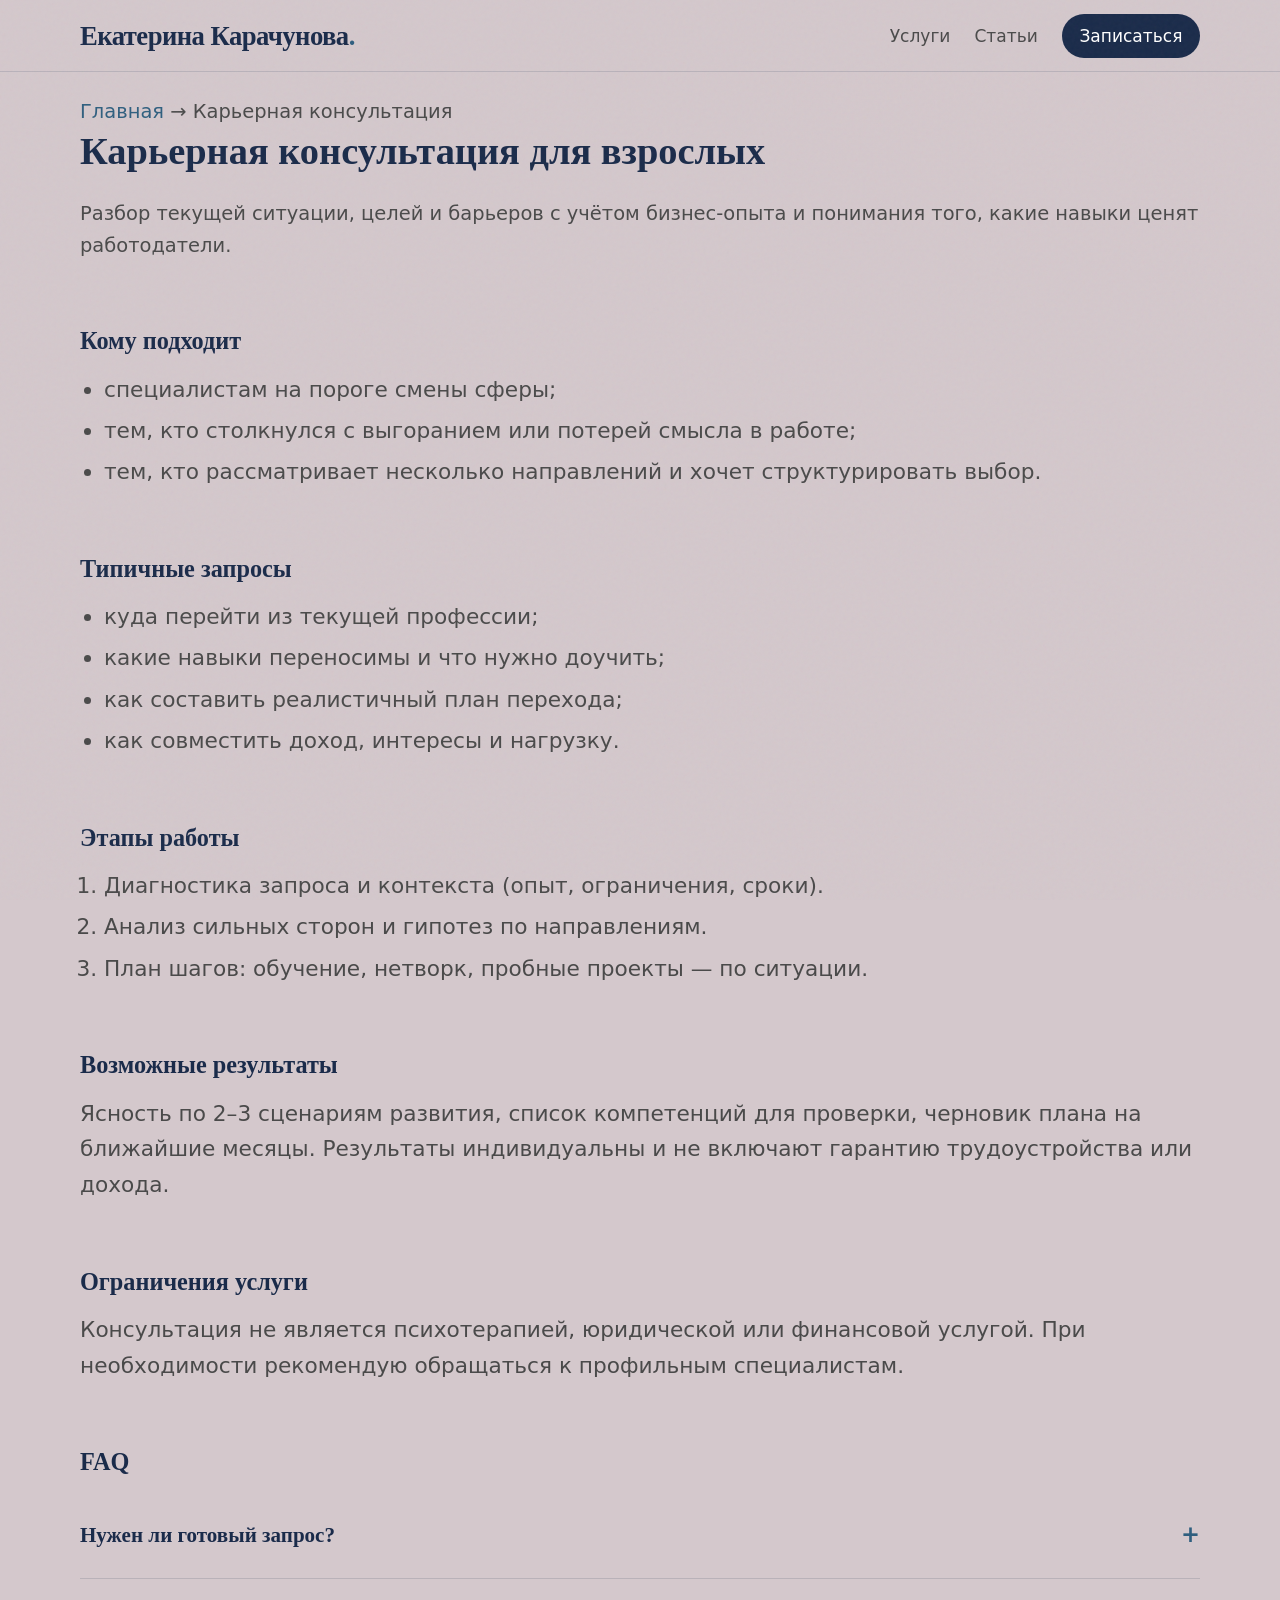
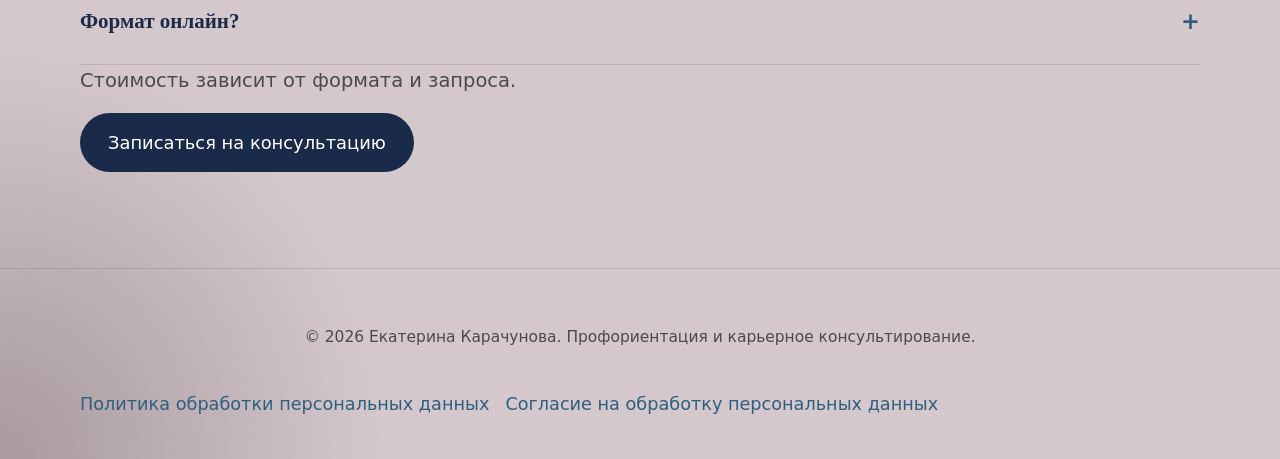
<file: karernaya-konsultaciya.html>
<!DOCTYPE html>
<html lang="ru">
<head>
  <meta charset="UTF-8">
  <meta name="viewport" content="width=device-width, initial-scale=1.0">
  <meta name="description" content="Карьерная консультация для взрослых: смена профессии, выгорание, анализ сильных сторон и план перехода. Онлайн по России.">
  <title>Карьерная консультация для взрослых — Екатерина Карачунова</title>
  <link rel="canonical" href="https://ek-uprof.ru/karernaya-konsultaciya.html">
  <meta property="og:title" content="Карьерная консультация для взрослых">
  <meta property="og:description" content="Смена профессии, выгорание и поиск нового направления с опорой на опыт и рынок труда.">
  <meta property="og:url" content="https://ek-uprof.ru/karernaya-konsultaciya.html">
  <meta property="og:image" content="https://ek-uprof.ru/images/social/og-default.svg">
  <meta name="twitter:card" content="summary_large_image">
  <link rel="icon" href="favicon.svg" type="image/svg+xml">
  <link rel="stylesheet" href="css/variables.css">
  <link rel="stylesheet" href="css/main.css">
  <link rel="stylesheet" href="css/responsive.css">
  <script type="application/ld+json">
  {
    "@context": "https://schema.org",
    "@graph": [
      {
        "@type": "Service",
        "name": "Карьерная консультация для взрослых",
        "description": "Сопровождение при смене профессии, выгорании и выборе нового направления",
        "provider": { "@type": "Person", "name": "Екатерина Карачунова" },
        "areaServed": "RU"
      },
      {
        "@type": "BreadcrumbList",
        "itemListElement": [
          { "@type": "ListItem", "position": 1, "name": "Главная", "item": "https://ek-uprof.ru/" },
          { "@type": "ListItem", "position": 2, "name": "Карьерная консультация" }
        ]
      }
    ]
  }
  </script>
</head>
<body>
  <header class="header"><div class="container header__inner">
    <a class="logo" href="index.html">Екатерина Карачунова<span class="logo__dot">.</span></a>
    <button type="button" class="nav-toggle-btn" data-nav-toggle aria-expanded="false" aria-controls="site-nav" aria-label="Открыть меню"><span></span><span></span><span></span></button>
    <nav class="nav" id="site-nav" data-site-nav><a href="index.html#services">Услуги</a><a href="articles.html">Статьи</a><a href="index.html#booking" class="nav__cta">Записаться</a></nav>
  </div></header>
  <main class="page-content section">
    <div class="container">
      <nav aria-label="Хлебные крошки" class="section__lead"><a href="index.html">Главная</a> → Карьерная консультация</nav>
      <h1>Карьерная консультация для взрослых</h1>
      <p class="section__lead">Разбор текущей ситуации, целей и барьеров с учётом бизнес-опыта и понимания того, какие навыки ценят работодатели.</p>

      <h2>Кому подходит</h2>
      <ul>
        <li>специалистам на пороге смены сферы;</li>
        <li>тем, кто столкнулся с выгоранием или потерей смысла в работе;</li>
        <li>тем, кто рассматривает несколько направлений и хочет структурировать выбор.</li>
      </ul>

      <h2>Типичные запросы</h2>
      <ul>
        <li>куда перейти из текущей профессии;</li>
        <li>какие навыки переносимы и что нужно доучить;</li>
        <li>как составить реалистичный план перехода;</li>
        <li>как совместить доход, интересы и нагрузку.</li>
      </ul>

      <h2>Этапы работы</h2>
      <ol>
        <li>Диагностика запроса и контекста (опыт, ограничения, сроки).</li>
        <li>Анализ сильных сторон и гипотез по направлениям.</li>
        <li>План шагов: обучение, нетворк, пробные проекты — по ситуации.</li>
      </ol>

      <h2>Возможные результаты</h2>
      <p>Ясность по 2–3 сценариям развития, список компетенций для проверки, черновик плана на ближайшие месяцы. Результаты индивидуальны и не включают гарантию трудоустройства или дохода.</p>

      <h2>Ограничения услуги</h2>
      <p>Консультация не является психотерапией, юридической или финансовой услугой. При необходимости рекомендую обращаться к профильным специалистам.</p>

      <h2>FAQ</h2>
      <details class="faq__item"><summary>Нужен ли готовый запрос?</summary><p>Достаточно описать ситуацию — структуру запроса можно собрать на первой встрече.</p></details>
      <details class="faq__item"><summary>Формат онлайн?</summary><p>Да, основной формат — онлайн по России.</p></details>

      <p class="section__lead">Стоимость зависит от формата и запроса.</p>
      <a href="index.html#booking" class="btn btn--primary" data-analytics-cta="adult_service_click">Записаться на консультацию</a>
    </div>
  </main>
  <section class="section contacts" aria-label="Подвал">
    <div class="container contacts__inner">
      <p class="contacts__copy">© 2026 Екатерина Карачунова. Профориентация и карьерное консультирование.</p>
      <nav class="footer-legal" aria-label="Юридическая информация">
        <a href="privacy.html">Политика обработки персональных данных</a>
        <a href="consent.html">Согласие на обработку персональных данных</a>
      </nav>
    </div>
  </section>
  <script src="js/site-config.js" defer></script>
  <script src="js/analytics.js" defer></script>
  <script src="js/main.js" defer></script>
</body>
</html>
</file>
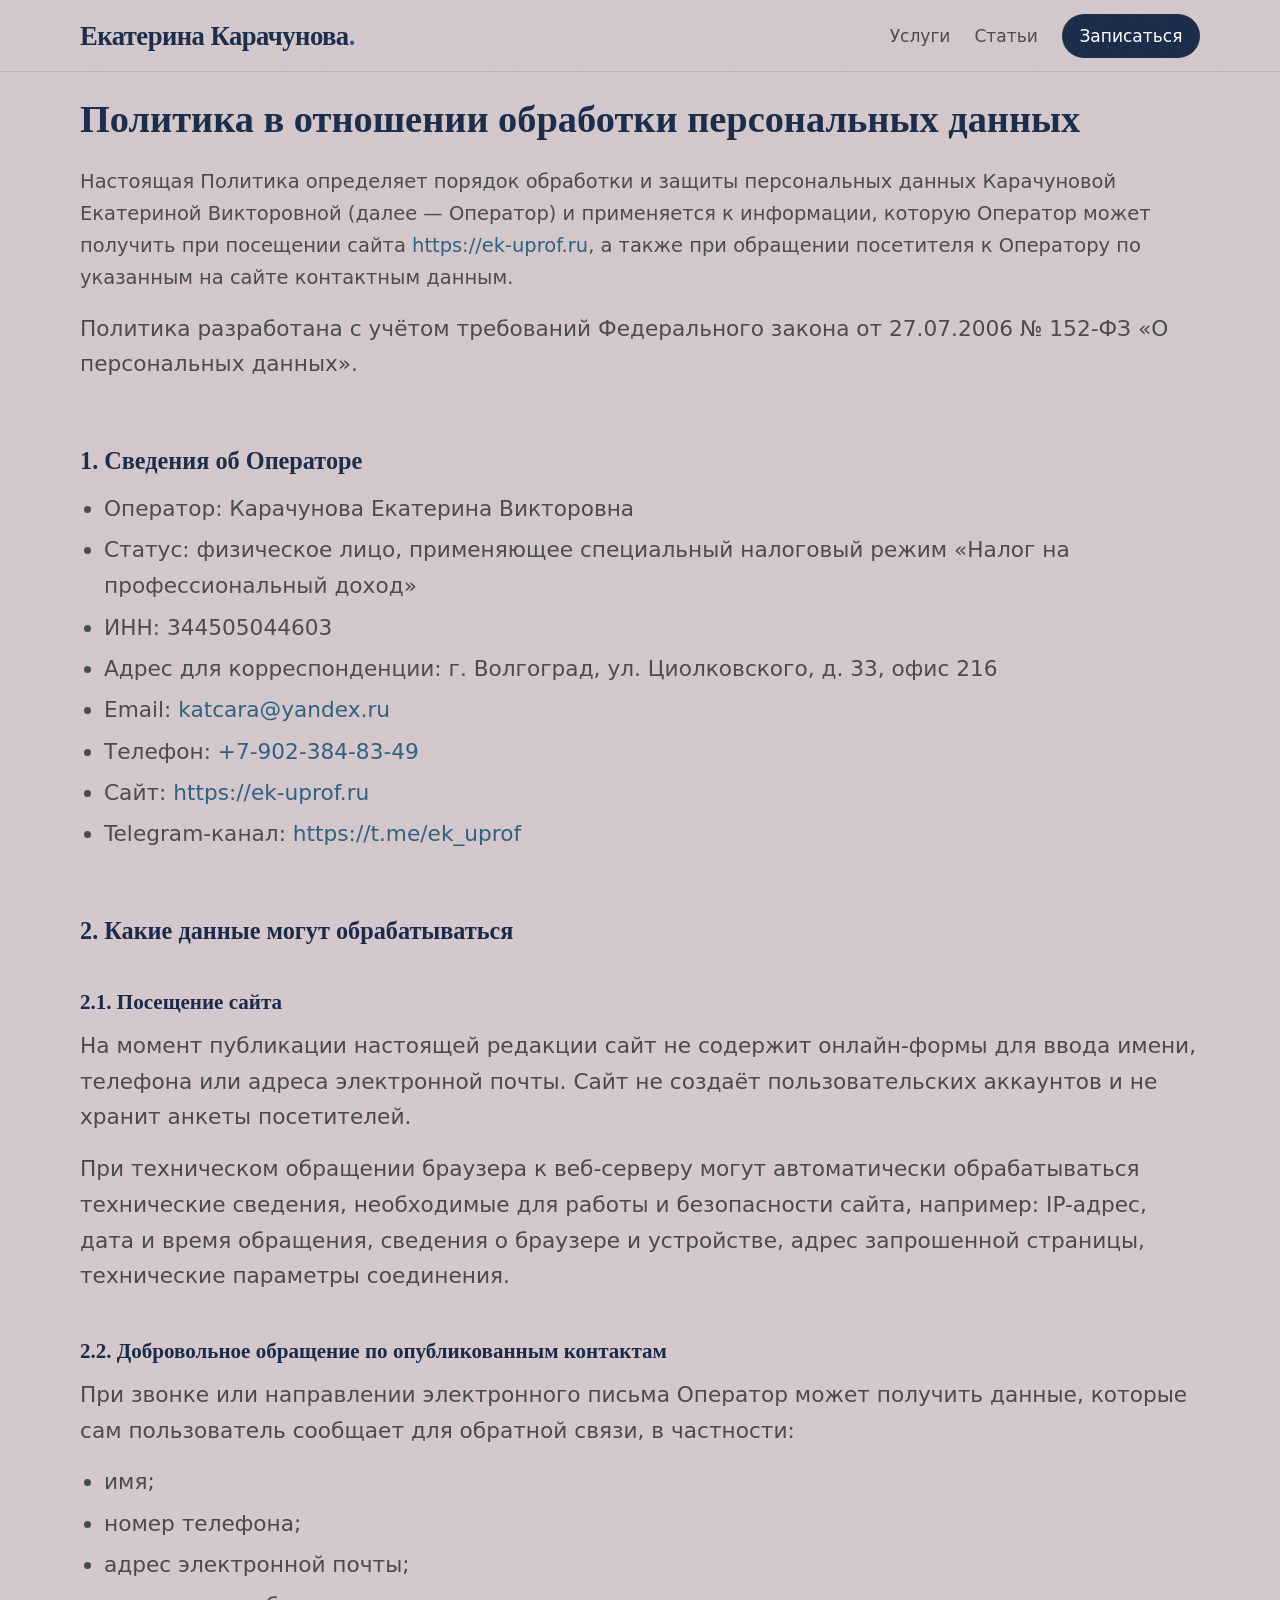
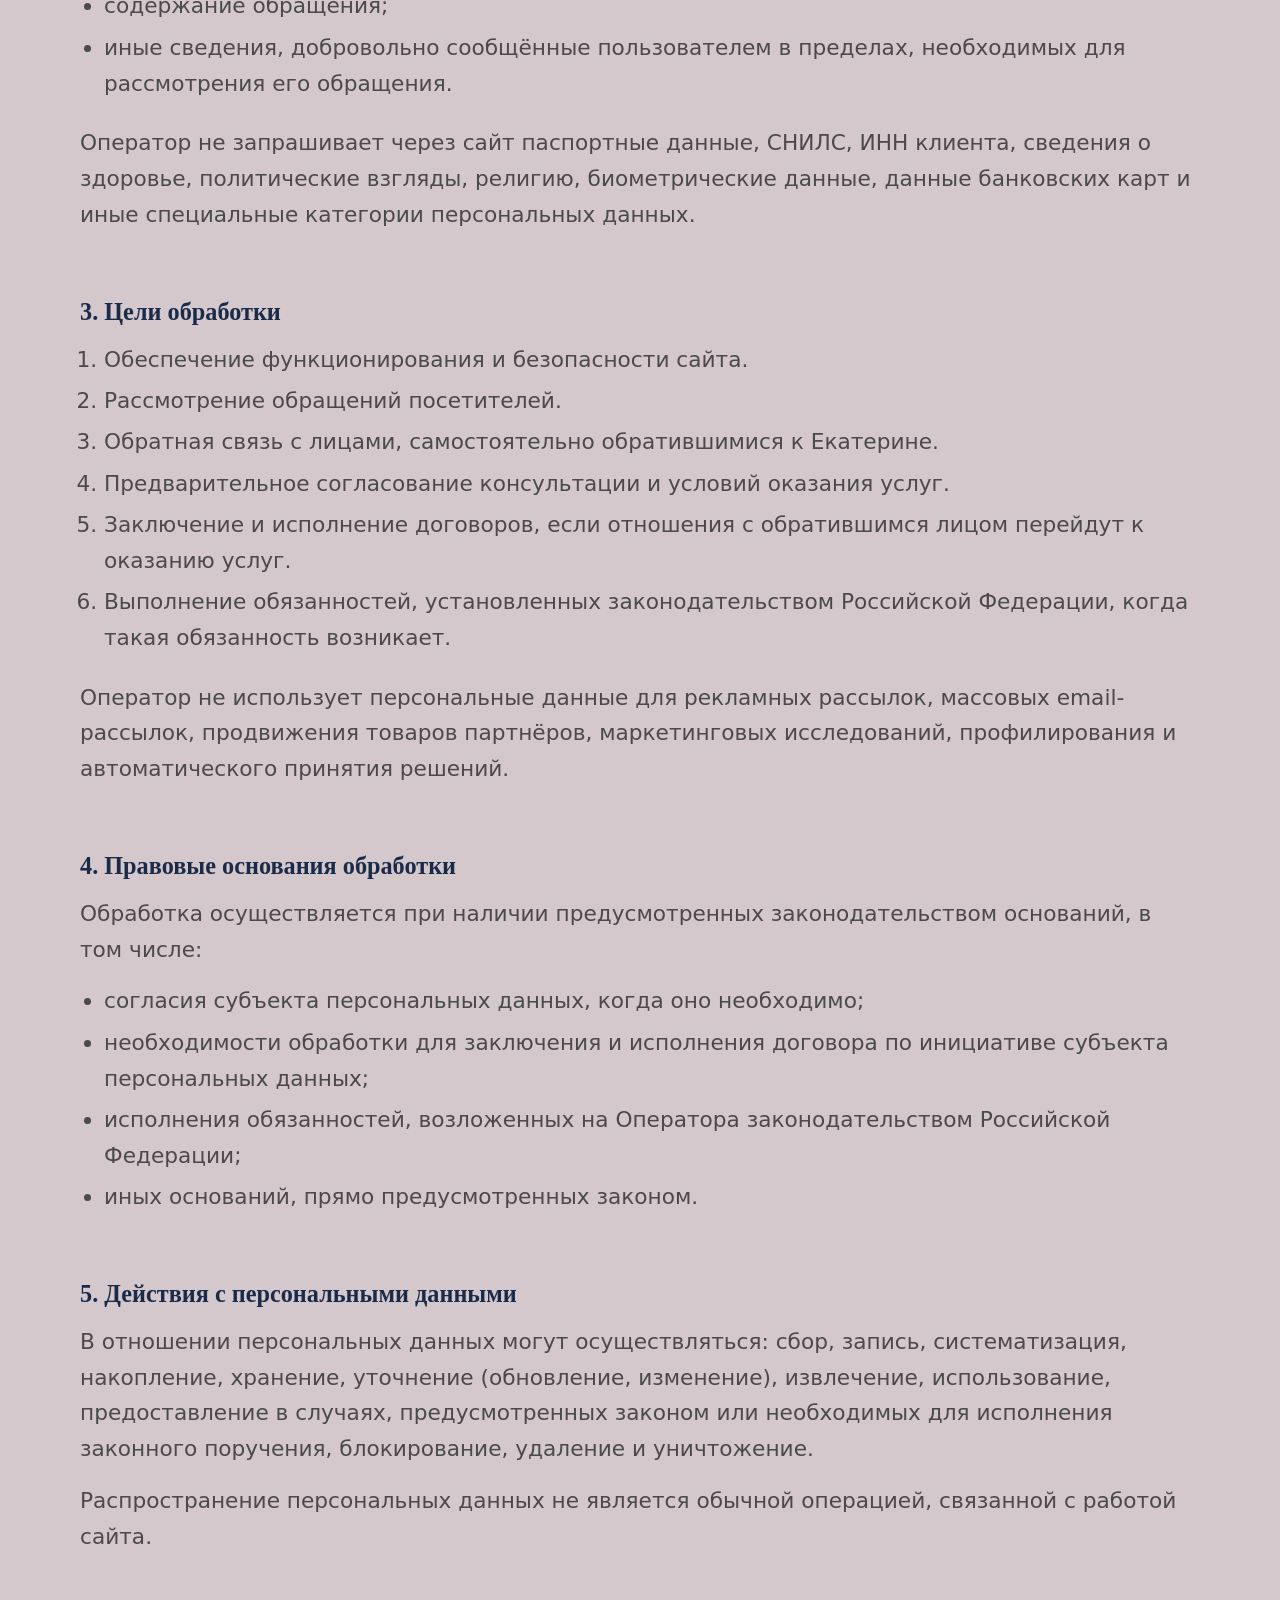
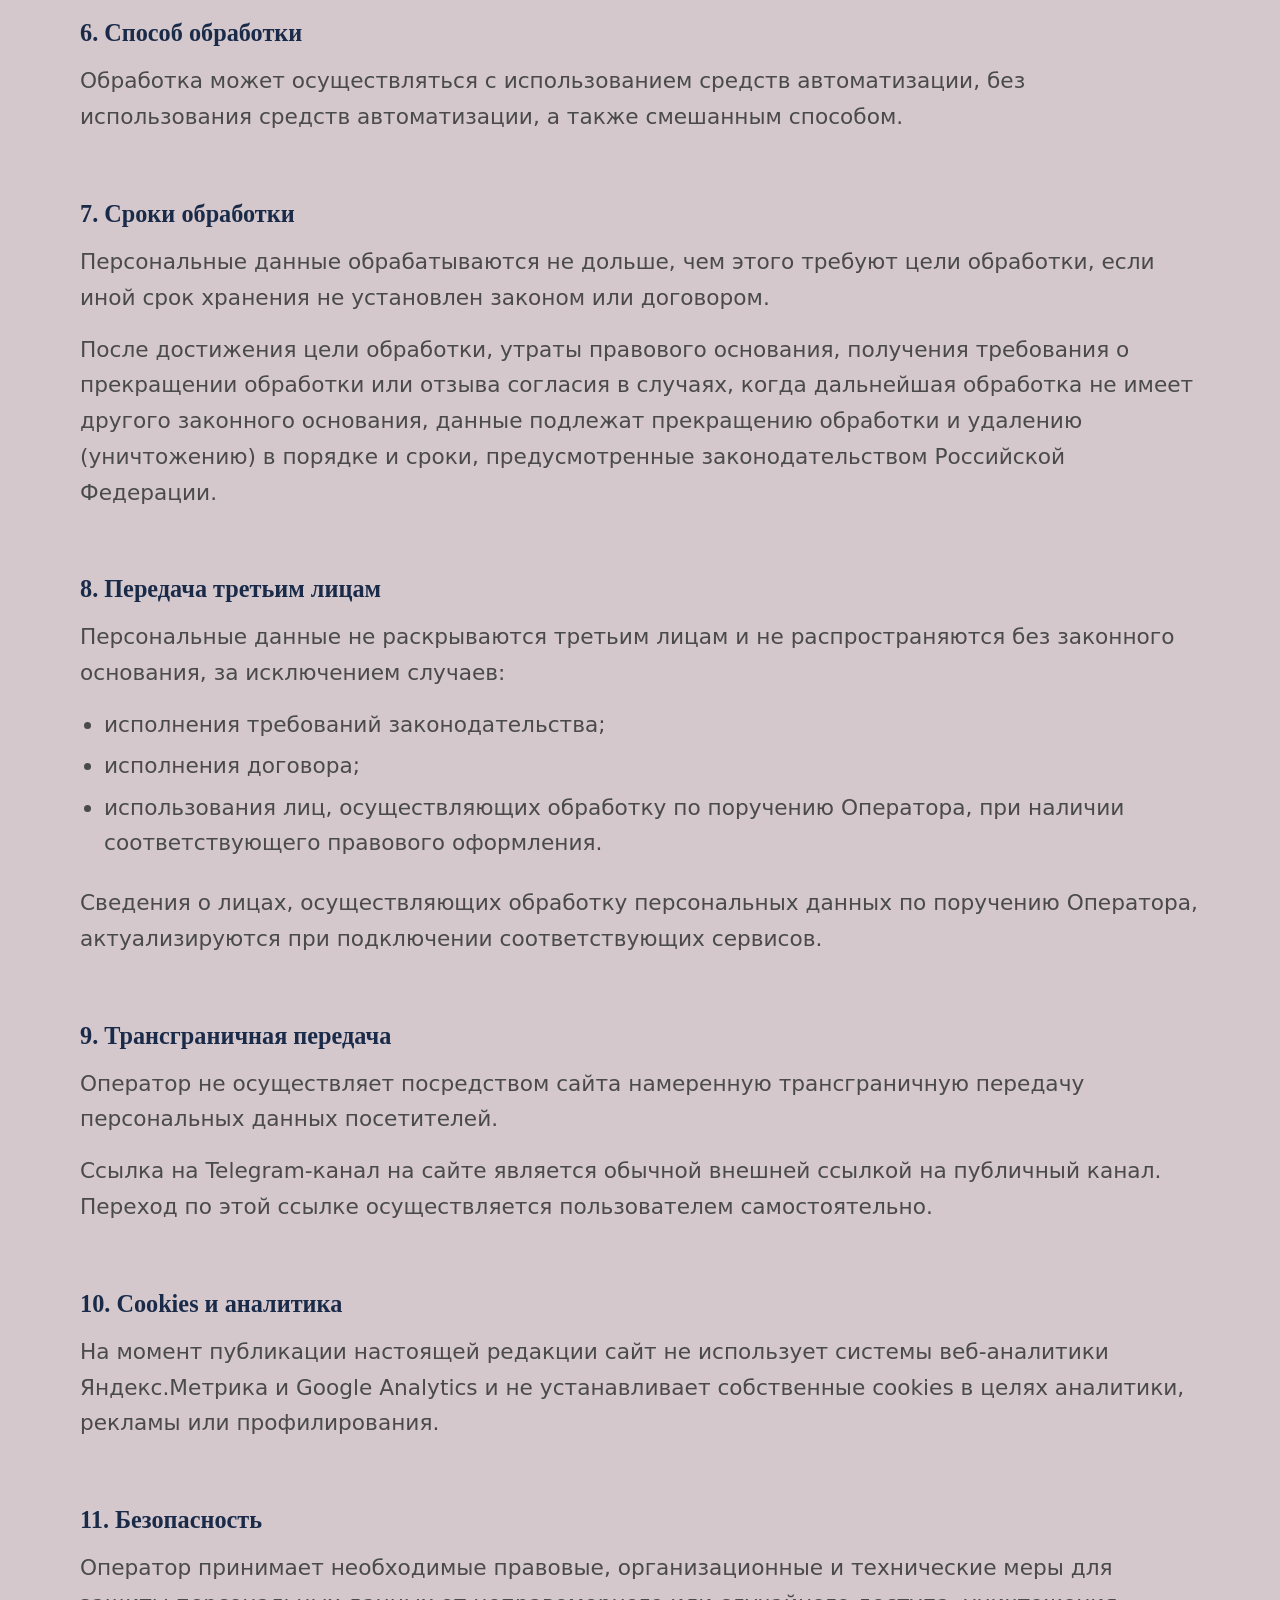
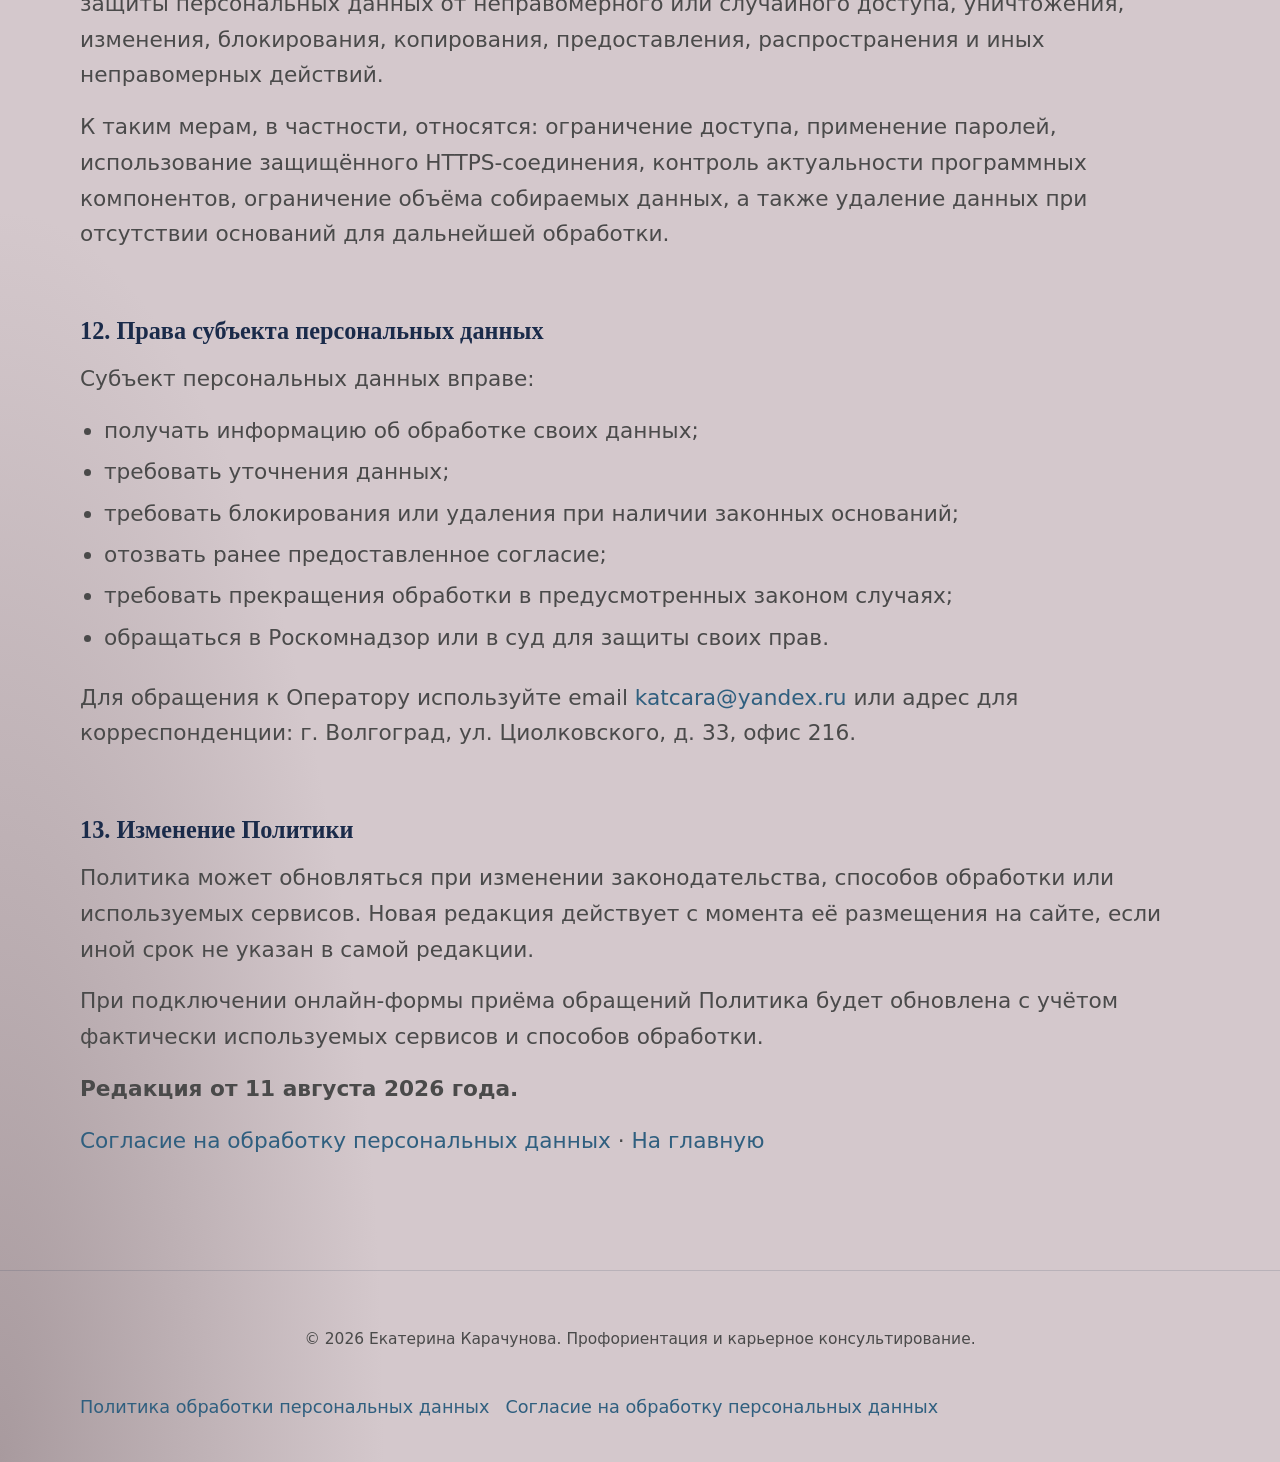
<file: privacy.html>
<!DOCTYPE html>
<html lang="ru">
<head>
  <meta charset="UTF-8">
  <meta name="viewport" content="width=device-width, initial-scale=1.0">
  <meta name="robots" content="noindex, follow">
  <meta name="description" content="Политика в отношении обработки персональных данных на сайте ek-uprof.ru">
  <title>Политика в отношении обработки персональных данных — Екатерина Карачунова</title>
  <link rel="canonical" href="https://ek-uprof.ru/privacy.html">
  <link rel="icon" href="favicon.svg" type="image/svg+xml">
  <link rel="stylesheet" href="css/variables.css">
  <link rel="stylesheet" href="css/main.css">
  <link rel="stylesheet" href="css/responsive.css">
</head>
<body>
  <a class="skip-link" href="#main">Перейти к содержимому</a>

  <header class="header">
    <div class="container header__inner">
      <a class="logo" href="index.html"><span data-site-full-name>Екатерина Карачунова</span><span class="logo__dot">.</span></a>
      <button type="button" class="nav-toggle-btn" data-nav-toggle aria-expanded="false" aria-controls="site-nav" aria-label="Открыть меню">
        <span></span><span></span><span></span>
      </button>
      <nav class="nav" id="site-nav" data-site-nav aria-label="Основная навигация">
        <a href="index.html#services">Услуги</a>
        <a href="articles.html">Статьи</a>
        <a href="index.html#booking" class="nav__cta">Записаться</a>
      </nav>
    </div>
  </header>

  <main id="main" class="page-content section">
    <div class="container">
      <h1>Политика в отношении обработки персональных данных</h1>
      <p class="section__lead">Настоящая Политика определяет порядок обработки и защиты персональных данных Карачуновой Екатериной Викторовной (далее — Оператор) и применяется к информации, которую Оператор может получить при посещении сайта <a href="https://ek-uprof.ru/">https://ek-uprof.ru</a>, а также при обращении посетителя к Оператору по указанным на сайте контактным данным.</p>
      <p>Политика разработана с учётом требований Федерального закона от 27.07.2006 №&nbsp;152-ФЗ «О персональных данных».</p>

      <h2>1. Сведения об Операторе</h2>
      <ul>
        <li>Оператор: Карачунова Екатерина Викторовна</li>
        <li>Статус: физическое лицо, применяющее специальный налоговый режим «Налог на профессиональный доход»</li>
        <li>ИНН: 344505044603</li>
        <li>Адрес для корреспонденции: г.&nbsp;Волгоград, ул.&nbsp;Циолковского, д.&nbsp;33, офис&nbsp;216</li>
        <li>Email: <a href="mailto:katcara@yandex.ru">katcara@yandex.ru</a></li>
        <li>Телефон: <a href="tel:+79023848349">+7-902-384-83-49</a></li>
        <li>Сайт: <a href="https://ek-uprof.ru/">https://ek-uprof.ru</a></li>
        <li>Telegram-канал: <a href="https://t.me/ek_uprof" target="_blank" rel="noopener noreferrer">https://t.me/ek_uprof</a></li>
      </ul>

      <h2>2. Какие данные могут обрабатываться</h2>

      <h3>2.1. Посещение сайта</h3>
      <p>На момент публикации настоящей редакции сайт не содержит онлайн-формы для ввода имени, телефона или адреса электронной почты. Сайт не создаёт пользовательских аккаунтов и не хранит анкеты посетителей.</p>
      <p>При техническом обращении браузера к веб-серверу могут автоматически обрабатываться технические сведения, необходимые для работы и безопасности сайта, например: IP-адрес, дата и время обращения, сведения о браузере и устройстве, адрес запрошенной страницы, технические параметры соединения.</p>

      <h3>2.2. Добровольное обращение по опубликованным контактам</h3>
      <p>При звонке или направлении электронного письма Оператор может получить данные, которые сам пользователь сообщает для обратной связи, в частности:</p>
      <ul>
        <li>имя;</li>
        <li>номер телефона;</li>
        <li>адрес электронной почты;</li>
        <li>содержание обращения;</li>
        <li>иные сведения, добровольно сообщённые пользователем в пределах, необходимых для рассмотрения его обращения.</li>
      </ul>
      <p>Оператор не запрашивает через сайт паспортные данные, СНИЛС, ИНН клиента, сведения о здоровье, политические взгляды, религию, биометрические данные, данные банковских карт и иные специальные категории персональных данных.</p>

      <h2>3. Цели обработки</h2>
      <ol>
        <li>Обеспечение функционирования и безопасности сайта.</li>
        <li>Рассмотрение обращений посетителей.</li>
        <li>Обратная связь с лицами, самостоятельно обратившимися к Екатерине.</li>
        <li>Предварительное согласование консультации и условий оказания услуг.</li>
        <li>Заключение и исполнение договоров, если отношения с обратившимся лицом перейдут к оказанию услуг.</li>
        <li>Выполнение обязанностей, установленных законодательством Российской Федерации, когда такая обязанность возникает.</li>
      </ol>
      <p>Оператор не использует персональные данные для рекламных рассылок, массовых email-рассылок, продвижения товаров партнёров, маркетинговых исследований, профилирования и автоматического принятия решений.</p>

      <h2>4. Правовые основания обработки</h2>
      <p>Обработка осуществляется при наличии предусмотренных законодательством оснований, в том числе:</p>
      <ul>
        <li>согласия субъекта персональных данных, когда оно необходимо;</li>
        <li>необходимости обработки для заключения и исполнения договора по инициативе субъекта персональных данных;</li>
        <li>исполнения обязанностей, возложенных на Оператора законодательством Российской Федерации;</li>
        <li>иных оснований, прямо предусмотренных законом.</li>
      </ul>

      <h2>5. Действия с персональными данными</h2>
      <p>В отношении персональных данных могут осуществляться: сбор, запись, систематизация, накопление, хранение, уточнение (обновление, изменение), извлечение, использование, предоставление в случаях, предусмотренных законом или необходимых для исполнения законного поручения, блокирование, удаление и уничтожение.</p>
      <p>Распространение персональных данных не является обычной операцией, связанной с работой сайта.</p>

      <h2>6. Способ обработки</h2>
      <p>Обработка может осуществляться с использованием средств автоматизации, без использования средств автоматизации, а также смешанным способом.</p>

      <h2>7. Сроки обработки</h2>
      <p>Персональные данные обрабатываются не дольше, чем этого требуют цели обработки, если иной срок хранения не установлен законом или договором.</p>
      <p>После достижения цели обработки, утраты правового основания, получения требования о прекращении обработки или отзыва согласия в случаях, когда дальнейшая обработка не имеет другого законного основания, данные подлежат прекращению обработки и удалению (уничтожению) в порядке и сроки, предусмотренные законодательством Российской Федерации.</p>

      <h2>8. Передача третьим лицам</h2>
      <p>Персональные данные не раскрываются третьим лицам и не распространяются без законного основания, за исключением случаев:</p>
      <ul>
        <li>исполнения требований законодательства;</li>
        <li>исполнения договора;</li>
        <li>использования лиц, осуществляющих обработку по поручению Оператора, при наличии соответствующего правового оформления.</li>
      </ul>
      <p>Сведения о лицах, осуществляющих обработку персональных данных по поручению Оператора, актуализируются при подключении соответствующих сервисов.</p>

      <h2>9. Трансграничная передача</h2>
      <p>Оператор не осуществляет посредством сайта намеренную трансграничную передачу персональных данных посетителей.</p>
      <p>Ссылка на Telegram-канал на сайте является обычной внешней ссылкой на публичный канал. Переход по этой ссылке осуществляется пользователем самостоятельно.</p>

      <h2>10. Cookies и аналитика</h2>
      <p>На момент публикации настоящей редакции сайт не использует системы веб-аналитики Яндекс.Метрика и Google Analytics и не устанавливает собственные cookies в целях аналитики, рекламы или профилирования.</p>

      <h2>11. Безопасность</h2>
      <p>Оператор принимает необходимые правовые, организационные и технические меры для защиты персональных данных от неправомерного или случайного доступа, уничтожения, изменения, блокирования, копирования, предоставления, распространения и иных неправомерных действий.</p>
      <p>К таким мерам, в частности, относятся: ограничение доступа, применение паролей, использование защищённого HTTPS-соединения, контроль актуальности программных компонентов, ограничение объёма собираемых данных, а также удаление данных при отсутствии оснований для дальнейшей обработки.</p>

      <h2>12. Права субъекта персональных данных</h2>
      <p>Субъект персональных данных вправе:</p>
      <ul>
        <li>получать информацию об обработке своих данных;</li>
        <li>требовать уточнения данных;</li>
        <li>требовать блокирования или удаления при наличии законных оснований;</li>
        <li>отозвать ранее предоставленное согласие;</li>
        <li>требовать прекращения обработки в предусмотренных законом случаях;</li>
        <li>обращаться в Роскомнадзор или в суд для защиты своих прав.</li>
      </ul>
      <p>Для обращения к Оператору используйте email <a href="mailto:katcara@yandex.ru">katcara@yandex.ru</a> или адрес для корреспонденции: г.&nbsp;Волгоград, ул.&nbsp;Циолковского, д.&nbsp;33, офис&nbsp;216.</p>

      <h2>13. Изменение Политики</h2>
      <p>Политика может обновляться при изменении законодательства, способов обработки или используемых сервисов. Новая редакция действует с момента её размещения на сайте, если иной срок не указан в самой редакции.</p>
      <p>При подключении онлайн-формы приёма обращений Политика будет обновлена с учётом фактически используемых сервисов и способов обработки.</p>

      <p><strong>Редакция от 11 августа 2026 года.</strong></p>
      <p><a href="consent.html">Согласие на обработку персональных данных</a> · <a href="index.html">На главную</a></p>
    </div>
  </main>

  <section class="section contacts" aria-label="Подвал">
    <div class="container contacts__inner">
      <p class="contacts__copy">© 2026 <span data-site-full-name>Екатерина Карачунова</span>. Профориентация и карьерное консультирование.</p>
      <nav class="footer-legal" aria-label="Юридическая информация">
        <a href="privacy.html" aria-current="page">Политика обработки персональных данных</a>
        <a href="consent.html">Согласие на обработку персональных данных</a>
      </nav>
    </div>
  </section>

  <script src="js/site-config.js" defer></script>
  <script src="js/analytics.js" defer></script>
  <script src="js/main.js" defer></script>
</body>
</html>
</file>
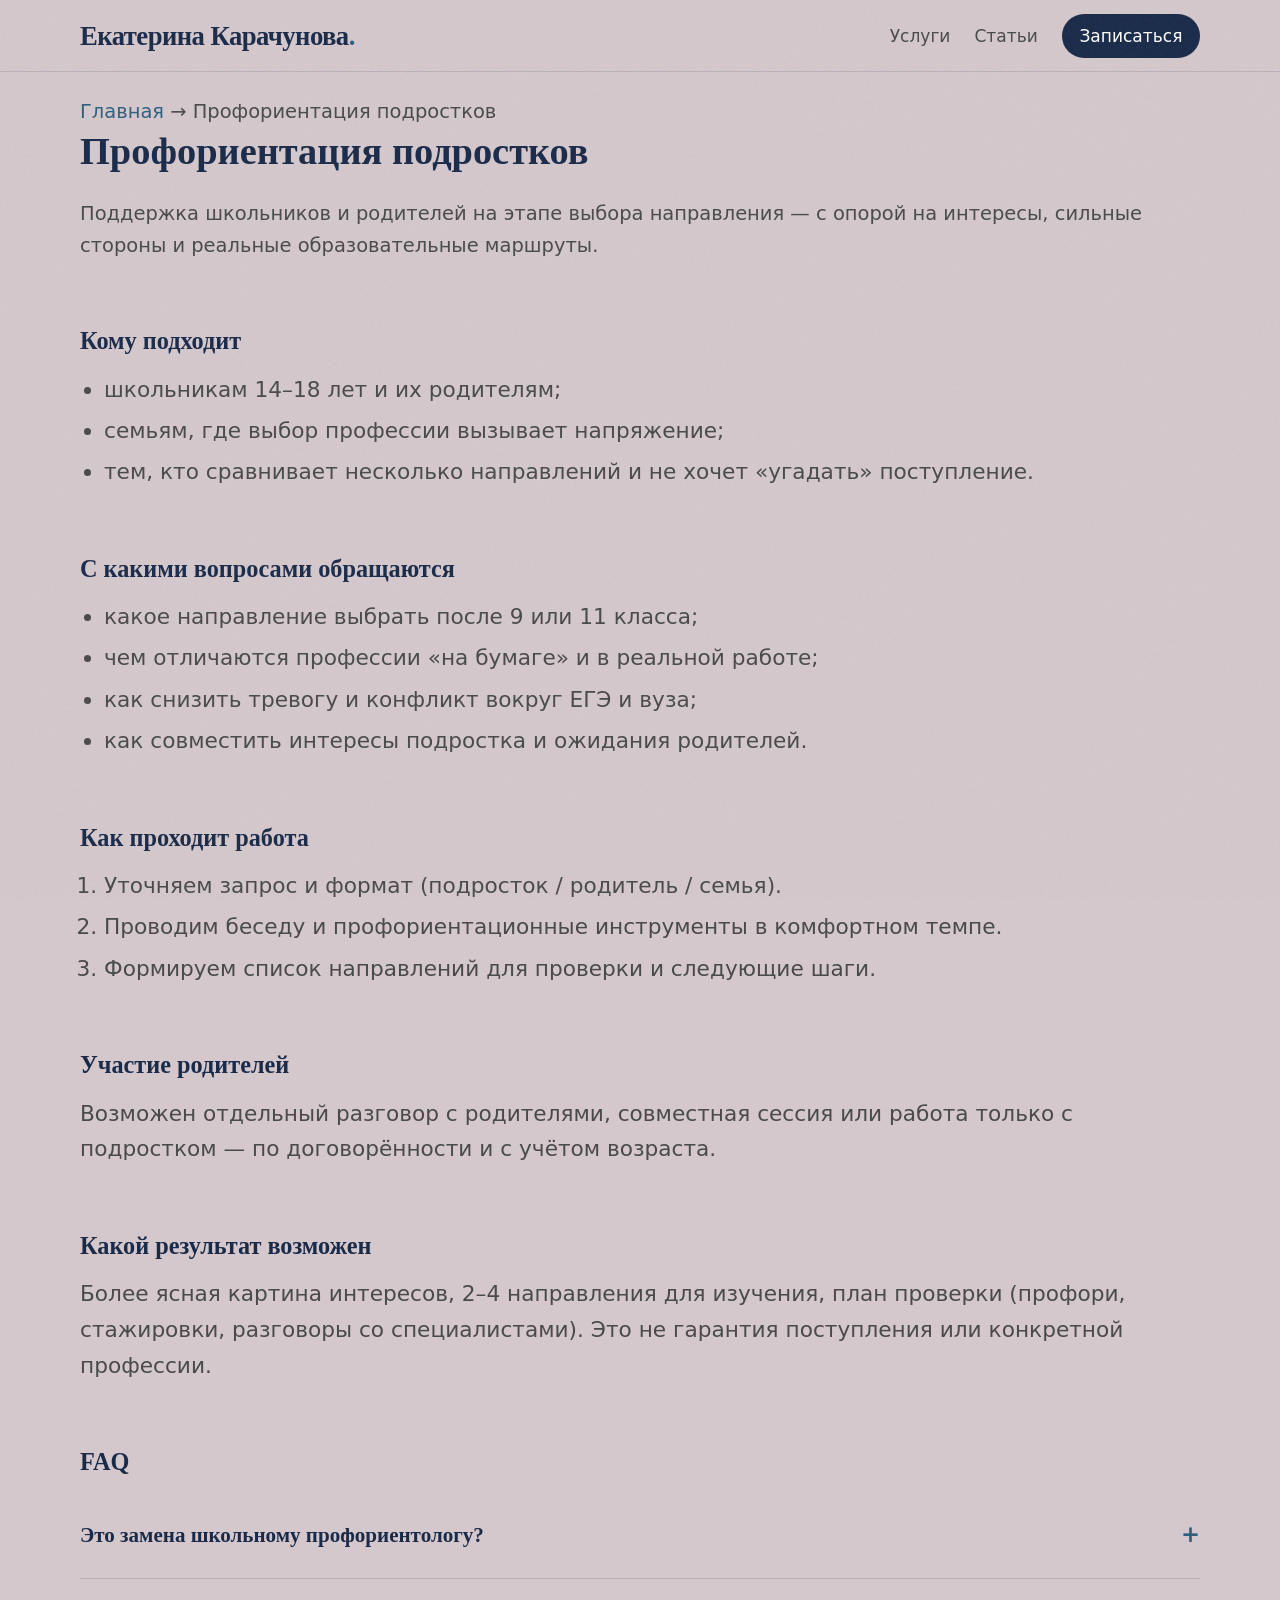
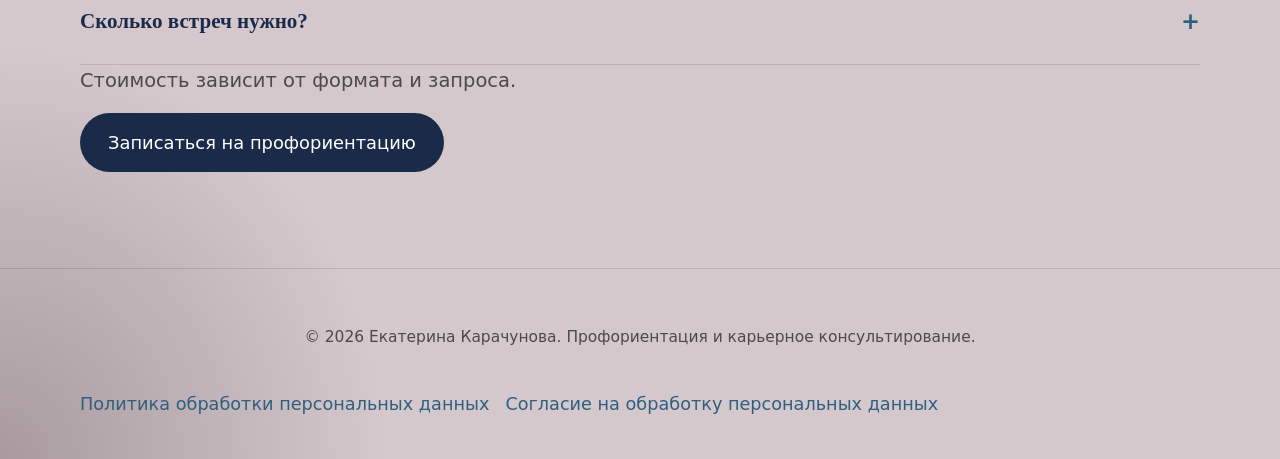
<file: proforientaciya-podrostkov.html>
<!DOCTYPE html>
<html lang="ru">
<head>
  <meta charset="UTF-8">
  <meta name="viewport" content="width=device-width, initial-scale=1.0">
  <meta name="description" content="Профориентация подростков онлайн: выбор направления после школы, профиля обучения и профессий. Консультации для школьников и родителей.">
  <title>Профориентация подростков — Екатерина Карачунова</title>
  <link rel="canonical" href="https://ek-uprof.ru/proforientaciya-podrostkov.html">
  <meta property="og:title" content="Профориентация подростков">
  <meta property="og:description" content="Помощь школьникам и родителям в осознанном выборе направления без давления.">
  <meta property="og:url" content="https://ek-uprof.ru/proforientaciya-podrostkov.html">
  <meta property="og:image" content="https://ek-uprof.ru/images/social/og-default.svg">
  <meta name="twitter:card" content="summary_large_image">
  <link rel="icon" href="favicon.svg" type="image/svg+xml">
  <link rel="stylesheet" href="css/variables.css">
  <link rel="stylesheet" href="css/main.css">
  <link rel="stylesheet" href="css/responsive.css">
  <script type="application/ld+json">
  {
    "@context": "https://schema.org",
    "@graph": [
      {
        "@type": "Service",
        "name": "Профориентация подростков",
        "description": "Консультации для школьников и родителей по выбору направления и образовательных маршрутов",
        "provider": { "@type": "Person", "name": "Екатерина Карачунова" },
        "areaServed": "RU"
      },
      {
        "@type": "BreadcrumbList",
        "itemListElement": [
          { "@type": "ListItem", "position": 1, "name": "Главная", "item": "https://ek-uprof.ru/" },
          { "@type": "ListItem", "position": 2, "name": "Профориентация подростков" }
        ]
      }
    ]
  }
  </script>
</head>
<body>
  <header class="header"><div class="container header__inner">
    <a class="logo" href="index.html">Екатерина Карачунова<span class="logo__dot">.</span></a>
    <button type="button" class="nav-toggle-btn" data-nav-toggle aria-expanded="false" aria-controls="site-nav" aria-label="Открыть меню"><span></span><span></span><span></span></button>
    <nav class="nav" id="site-nav" data-site-nav><a href="index.html#services">Услуги</a><a href="articles.html">Статьи</a><a href="index.html#booking" class="nav__cta">Записаться</a></nav>
  </div></header>
  <main class="page-content section">
    <div class="container">
      <nav aria-label="Хлебные крошки" class="section__lead"><a href="index.html">Главная</a> → Профориентация подростков</nav>
      <h1>Профориентация подростков</h1>
      <p class="section__lead">Поддержка школьников и родителей на этапе выбора направления — с опорой на интересы, сильные стороны и реальные образовательные маршруты.</p>

      <h2>Кому подходит</h2>
      <ul>
        <li>школьникам 14–18 лет и их родителям;</li>
        <li>семьям, где выбор профессии вызывает напряжение;</li>
        <li>тем, кто сравнивает несколько направлений и не хочет «угадать» поступление.</li>
      </ul>

      <h2>С какими вопросами обращаются</h2>
      <ul>
        <li>какое направление выбрать после 9 или 11 класса;</li>
        <li>чем отличаются профессии «на бумаге» и в реальной работе;</li>
        <li>как снизить тревогу и конфликт вокруг ЕГЭ и вуза;</li>
        <li>как совместить интересы подростка и ожидания родителей.</li>
      </ul>

      <h2>Как проходит работа</h2>
      <ol>
        <li>Уточняем запрос и формат (подросток / родитель / семья).</li>
        <li>Проводим беседу и профориентационные инструменты в комфортном темпе.</li>
        <li>Формируем список направлений для проверки и следующие шаги.</li>
      </ol>

      <h2>Участие родителей</h2>
      <p>Возможен отдельный разговор с родителями, совместная сессия или работа только с подростком — по договорённости и с учётом возраста.</p>

      <h2>Какой результат возможен</h2>
      <p>Более ясная картина интересов, 2–4 направления для изучения, план проверки (профори, стажировки, разговоры со специалистами). Это не гарантия поступления или конкретной профессии.</p>

      <h2>FAQ</h2>
      <details class="faq__item"><summary>Это замена школьному профориентологу?</summary><p>Нет, это дополнение: индивидуальный разбор вашей ситуации и семьи.</p></details>
      <details class="faq__item"><summary>Сколько встреч нужно?</summary><p>Зависит от запроса — от одной консультации до нескольких сессий.</p></details>

      <p class="section__lead">Стоимость зависит от формата и запроса.</p>
      <a href="index.html#booking" class="btn btn--primary" data-analytics-cta="teen_service_click">Записаться на профориентацию</a>
    </div>
  </main>
  <section class="section contacts" aria-label="Подвал">
    <div class="container contacts__inner">
      <p class="contacts__copy">© 2026 Екатерина Карачунова. Профориентация и карьерное консультирование.</p>
      <nav class="footer-legal" aria-label="Юридическая информация">
        <a href="privacy.html">Политика обработки персональных данных</a>
        <a href="consent.html">Согласие на обработку персональных данных</a>
      </nav>
    </div>
  </section>
  <script src="js/site-config.js" defer></script>
  <script src="js/analytics.js" defer></script>
  <script src="js/main.js" defer></script>
</body>
</html>
</file>
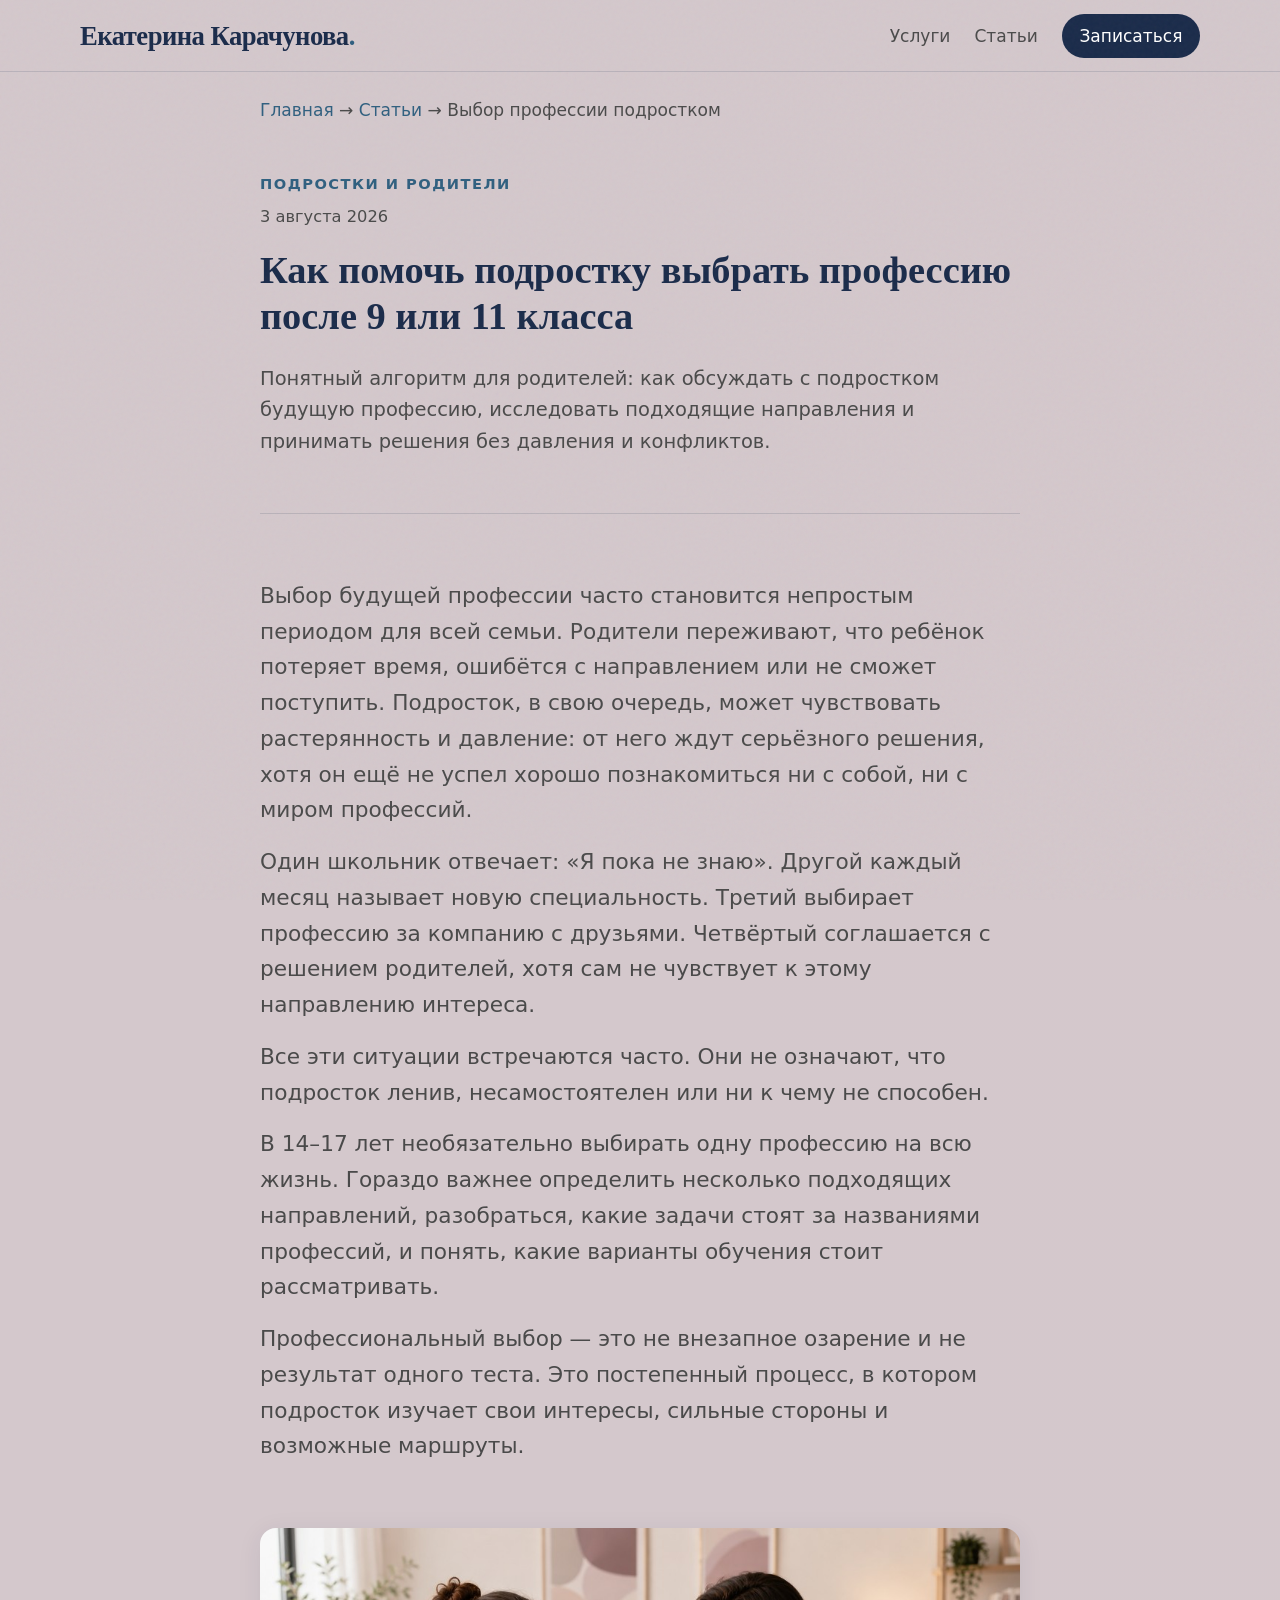
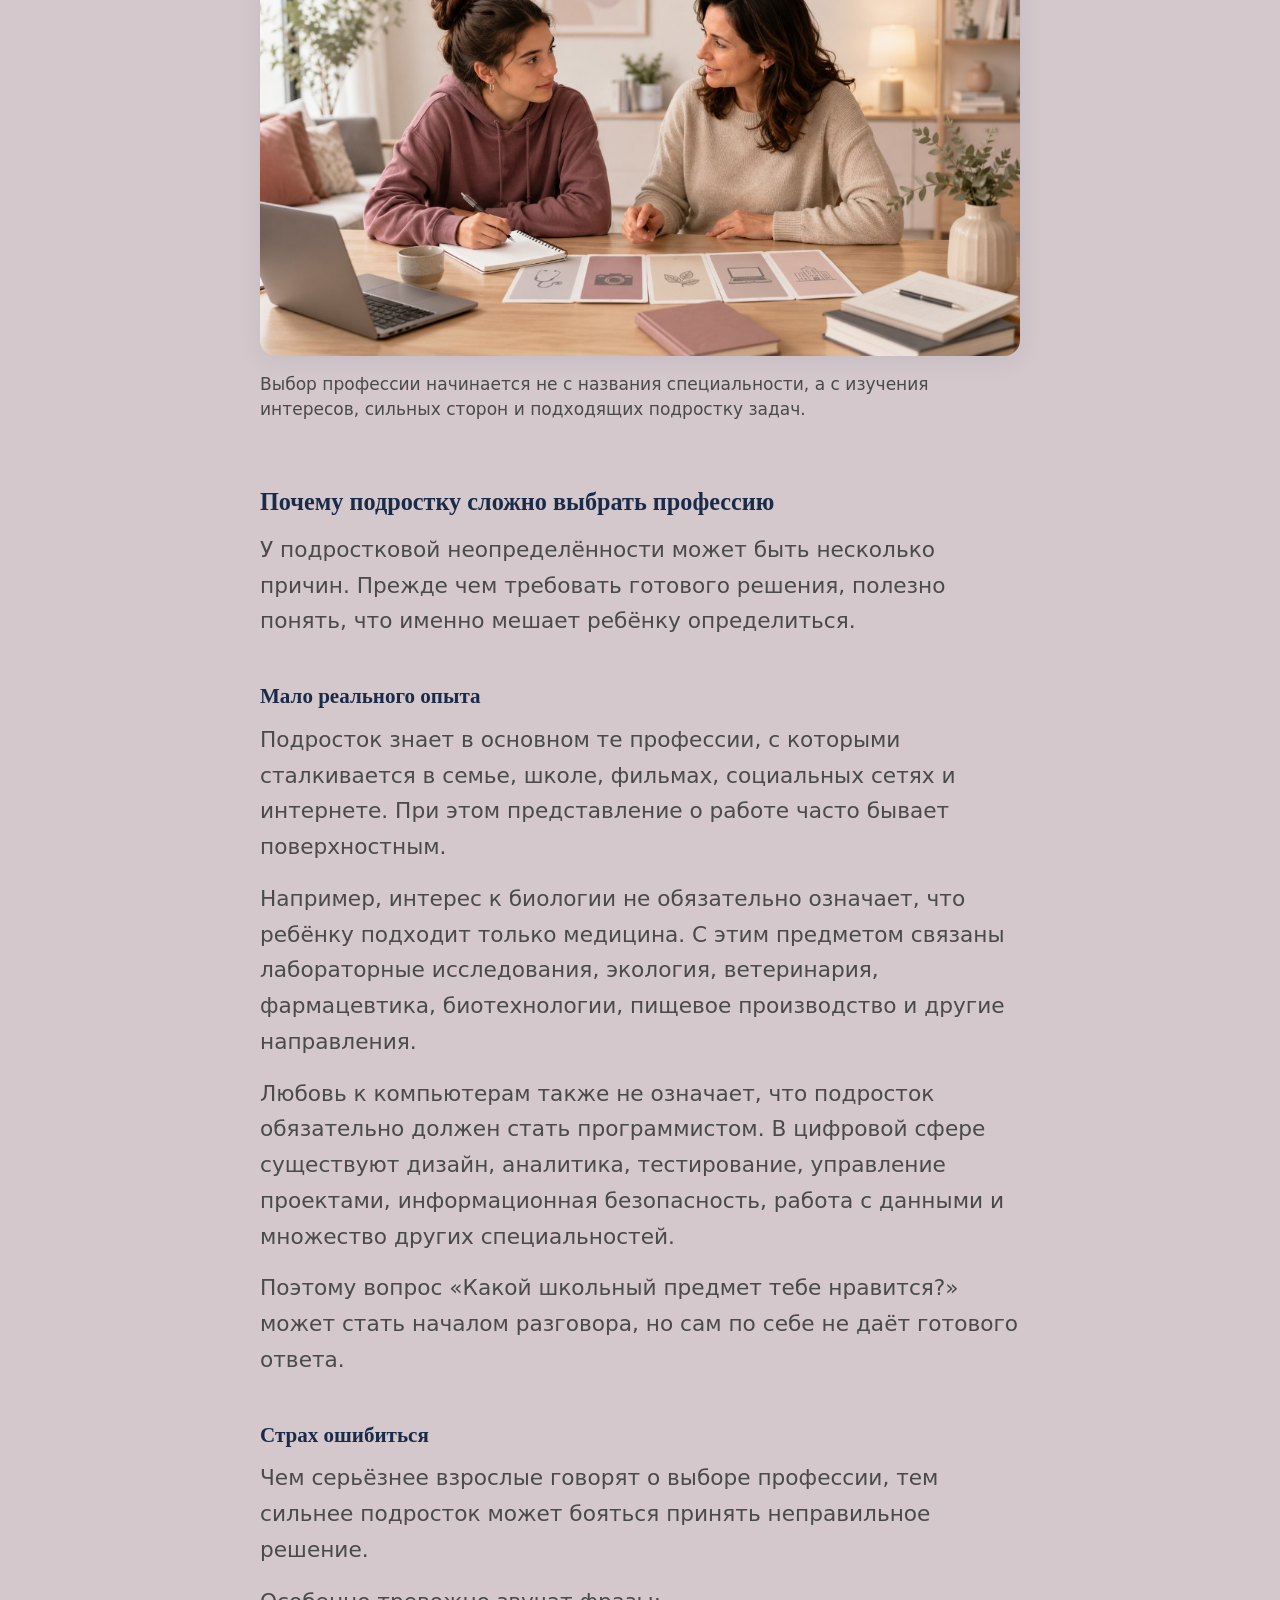
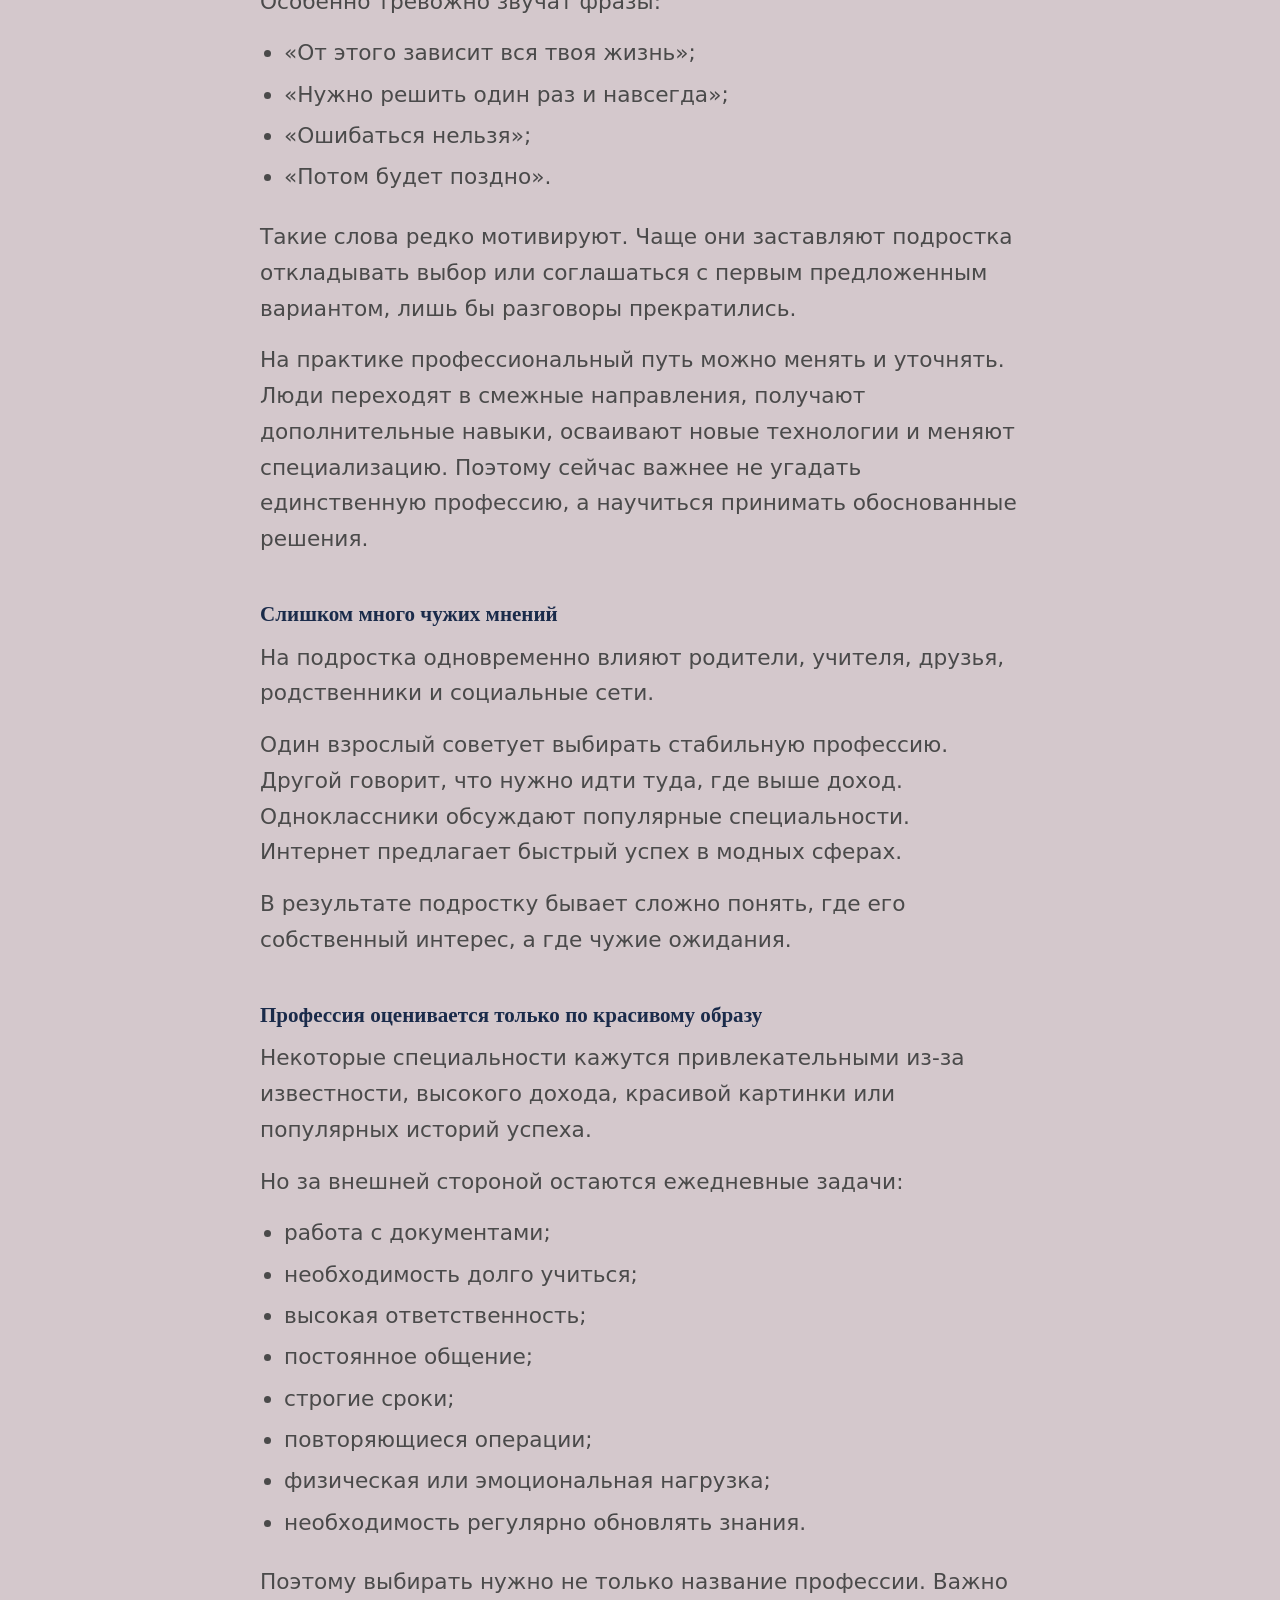
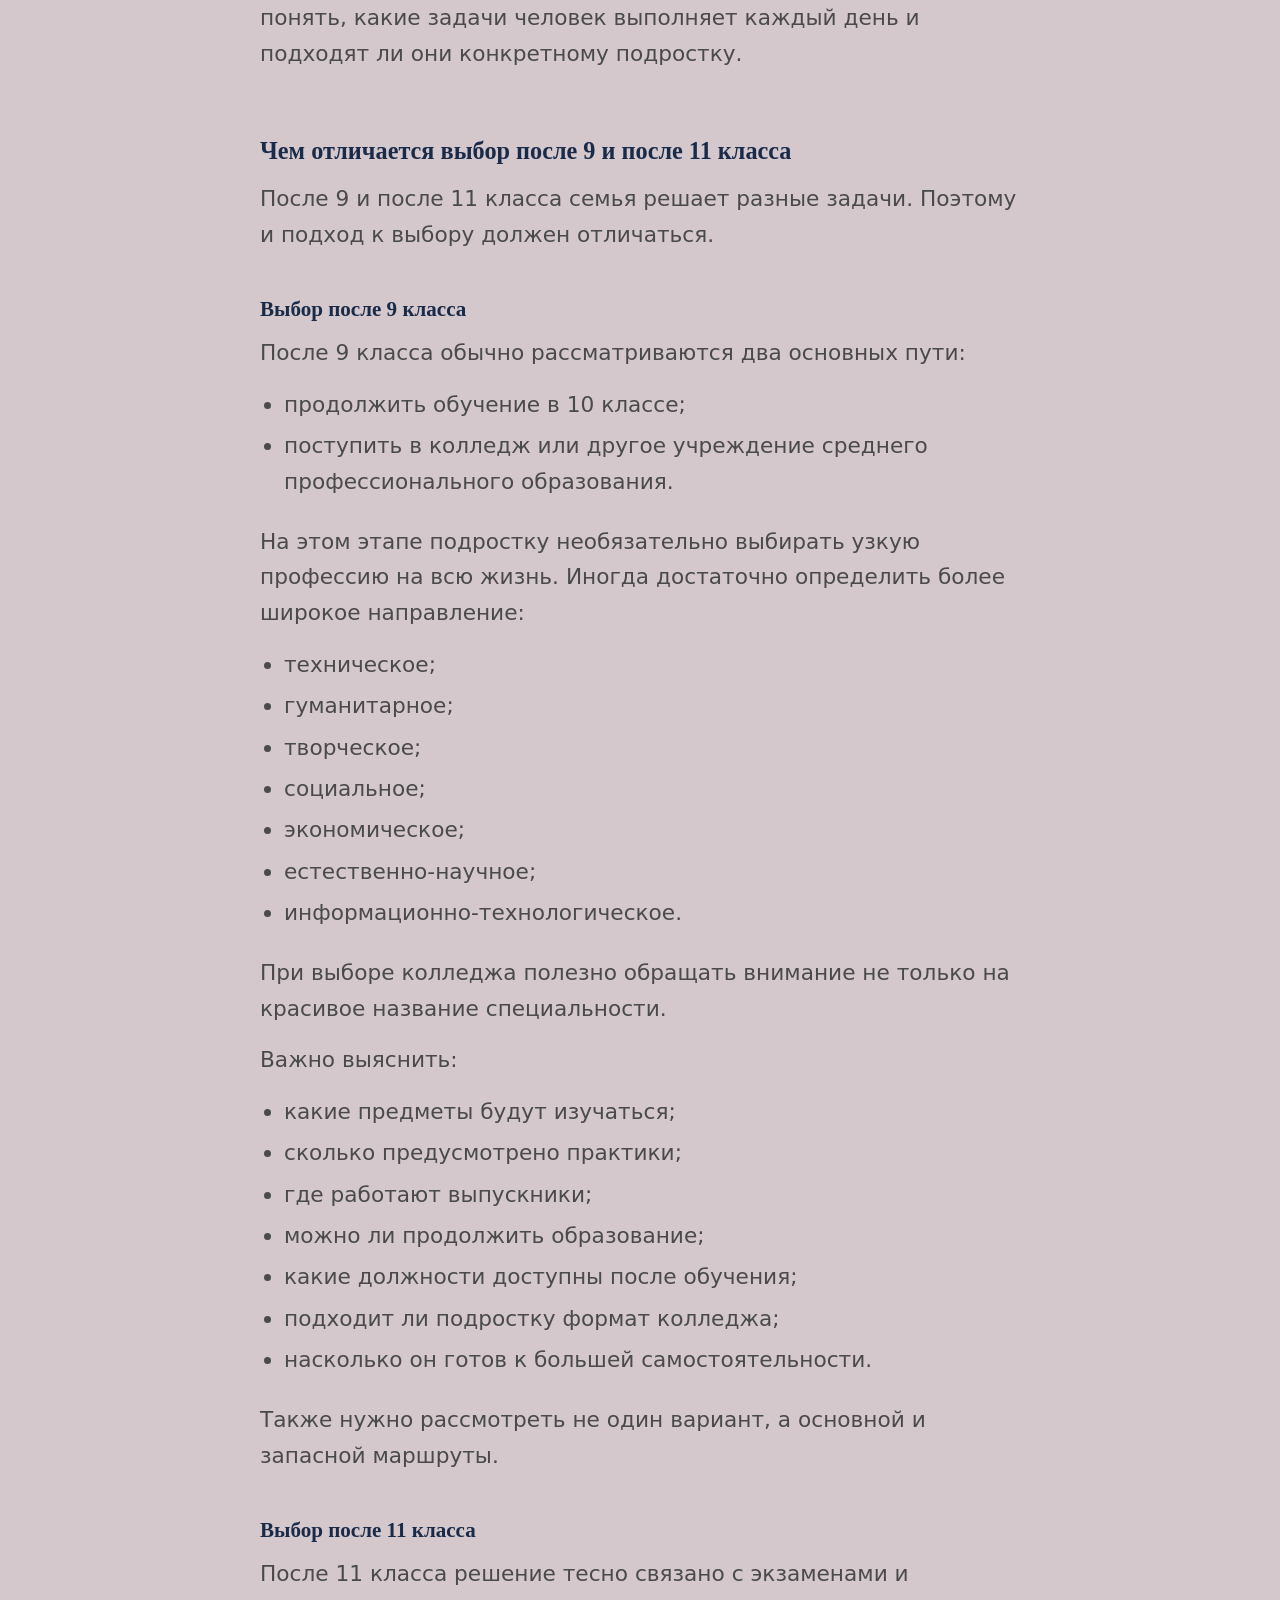
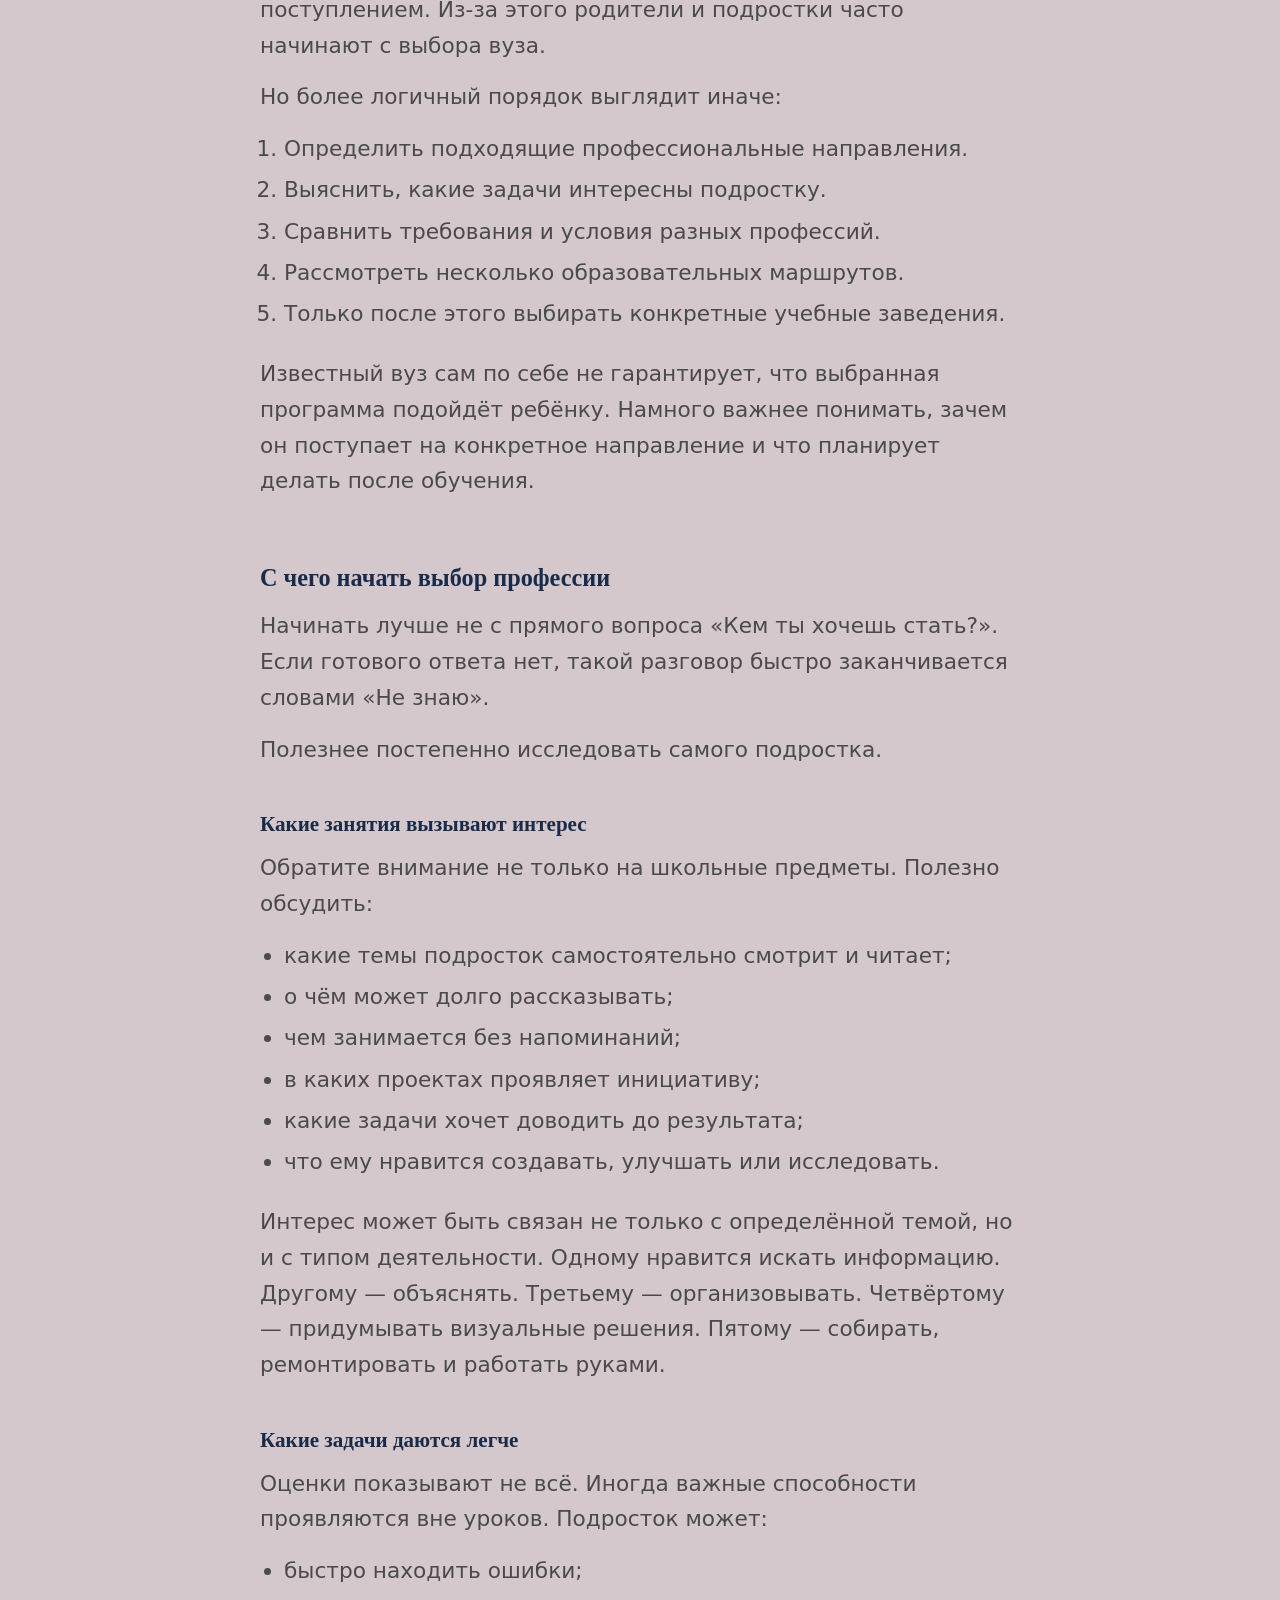
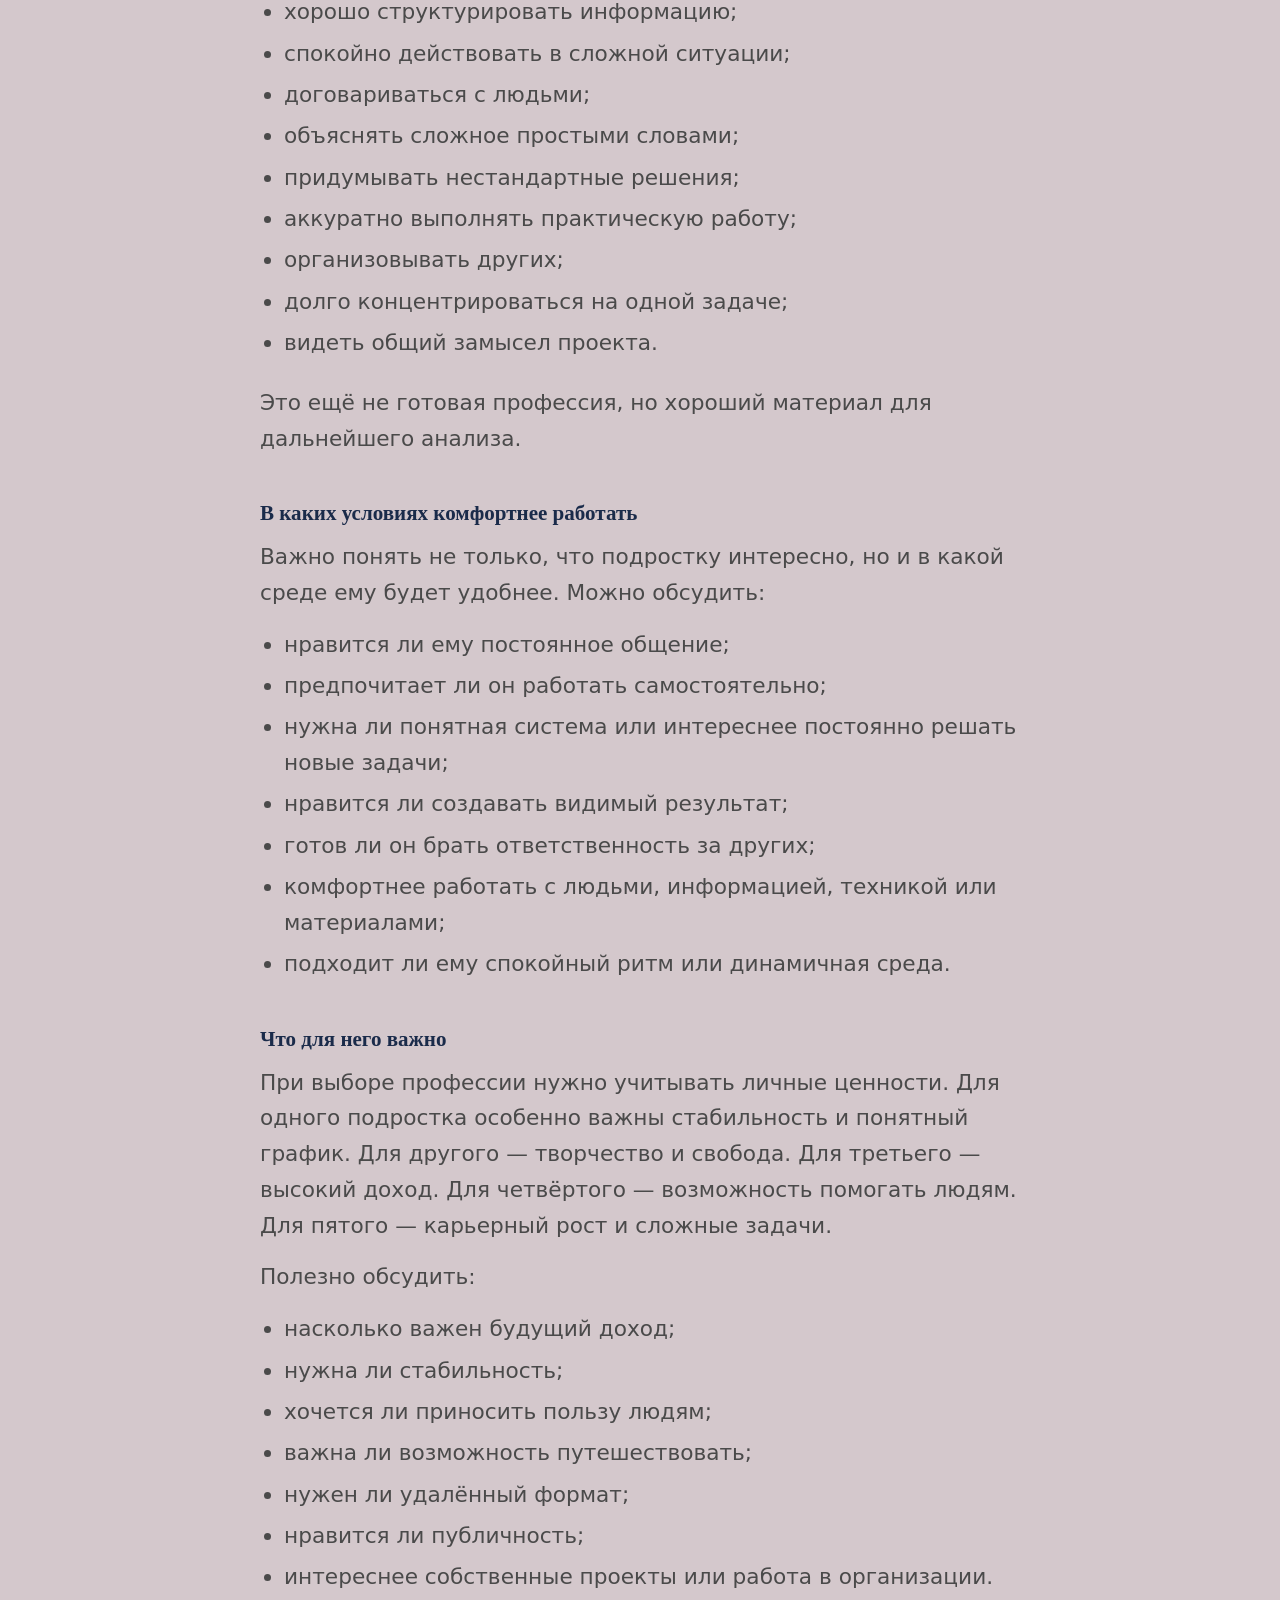
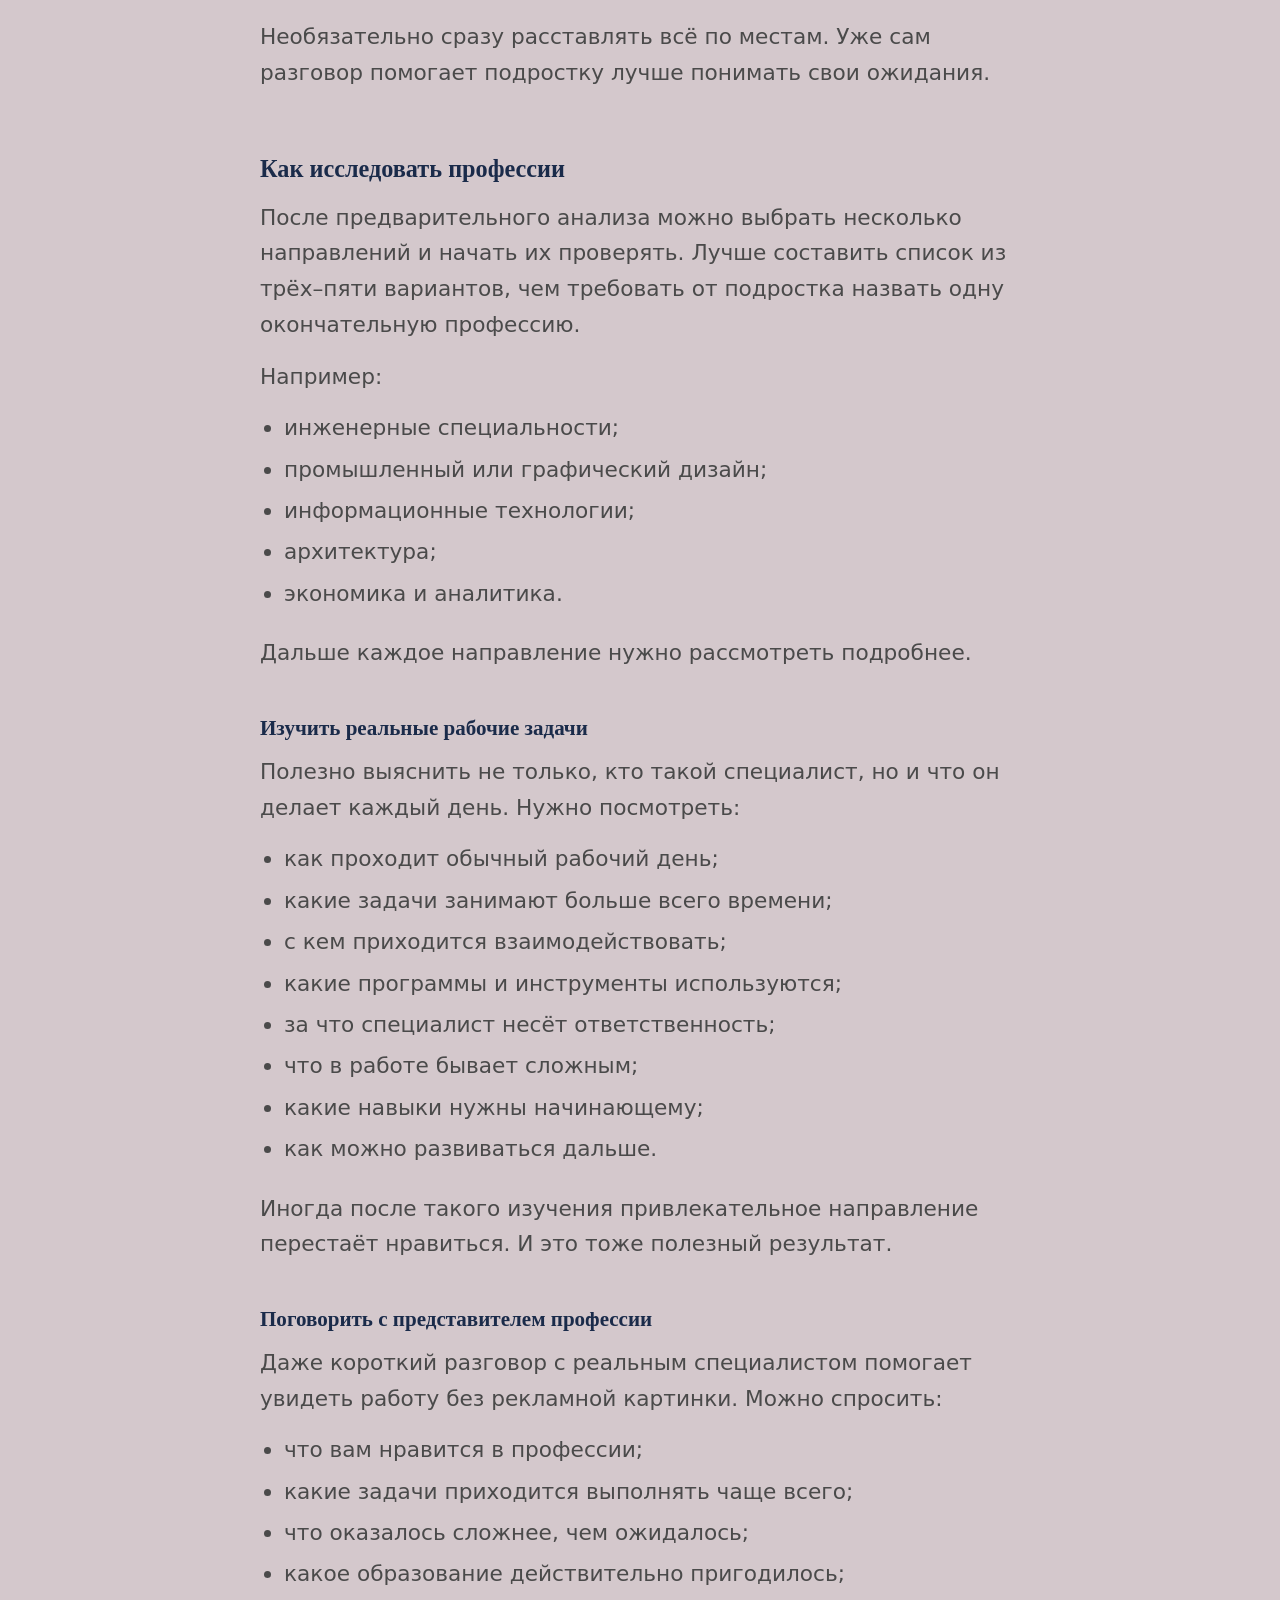
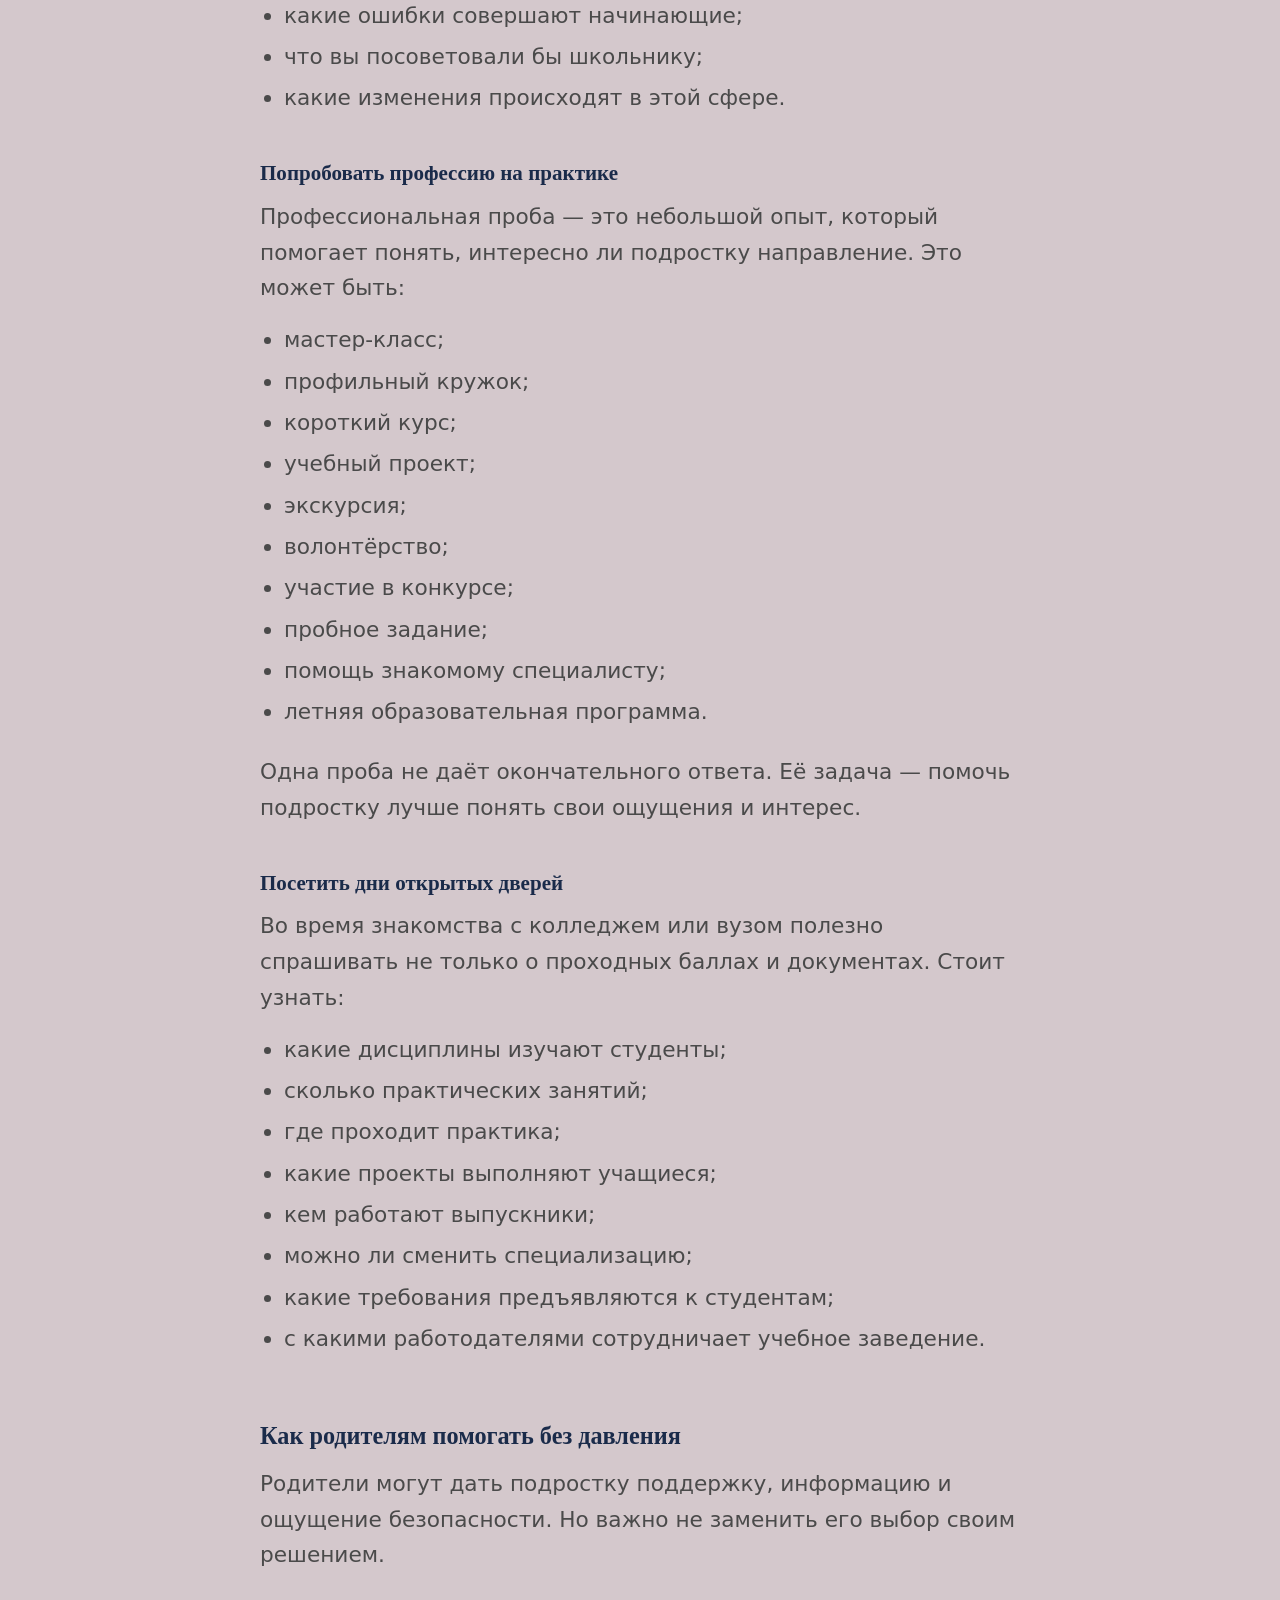
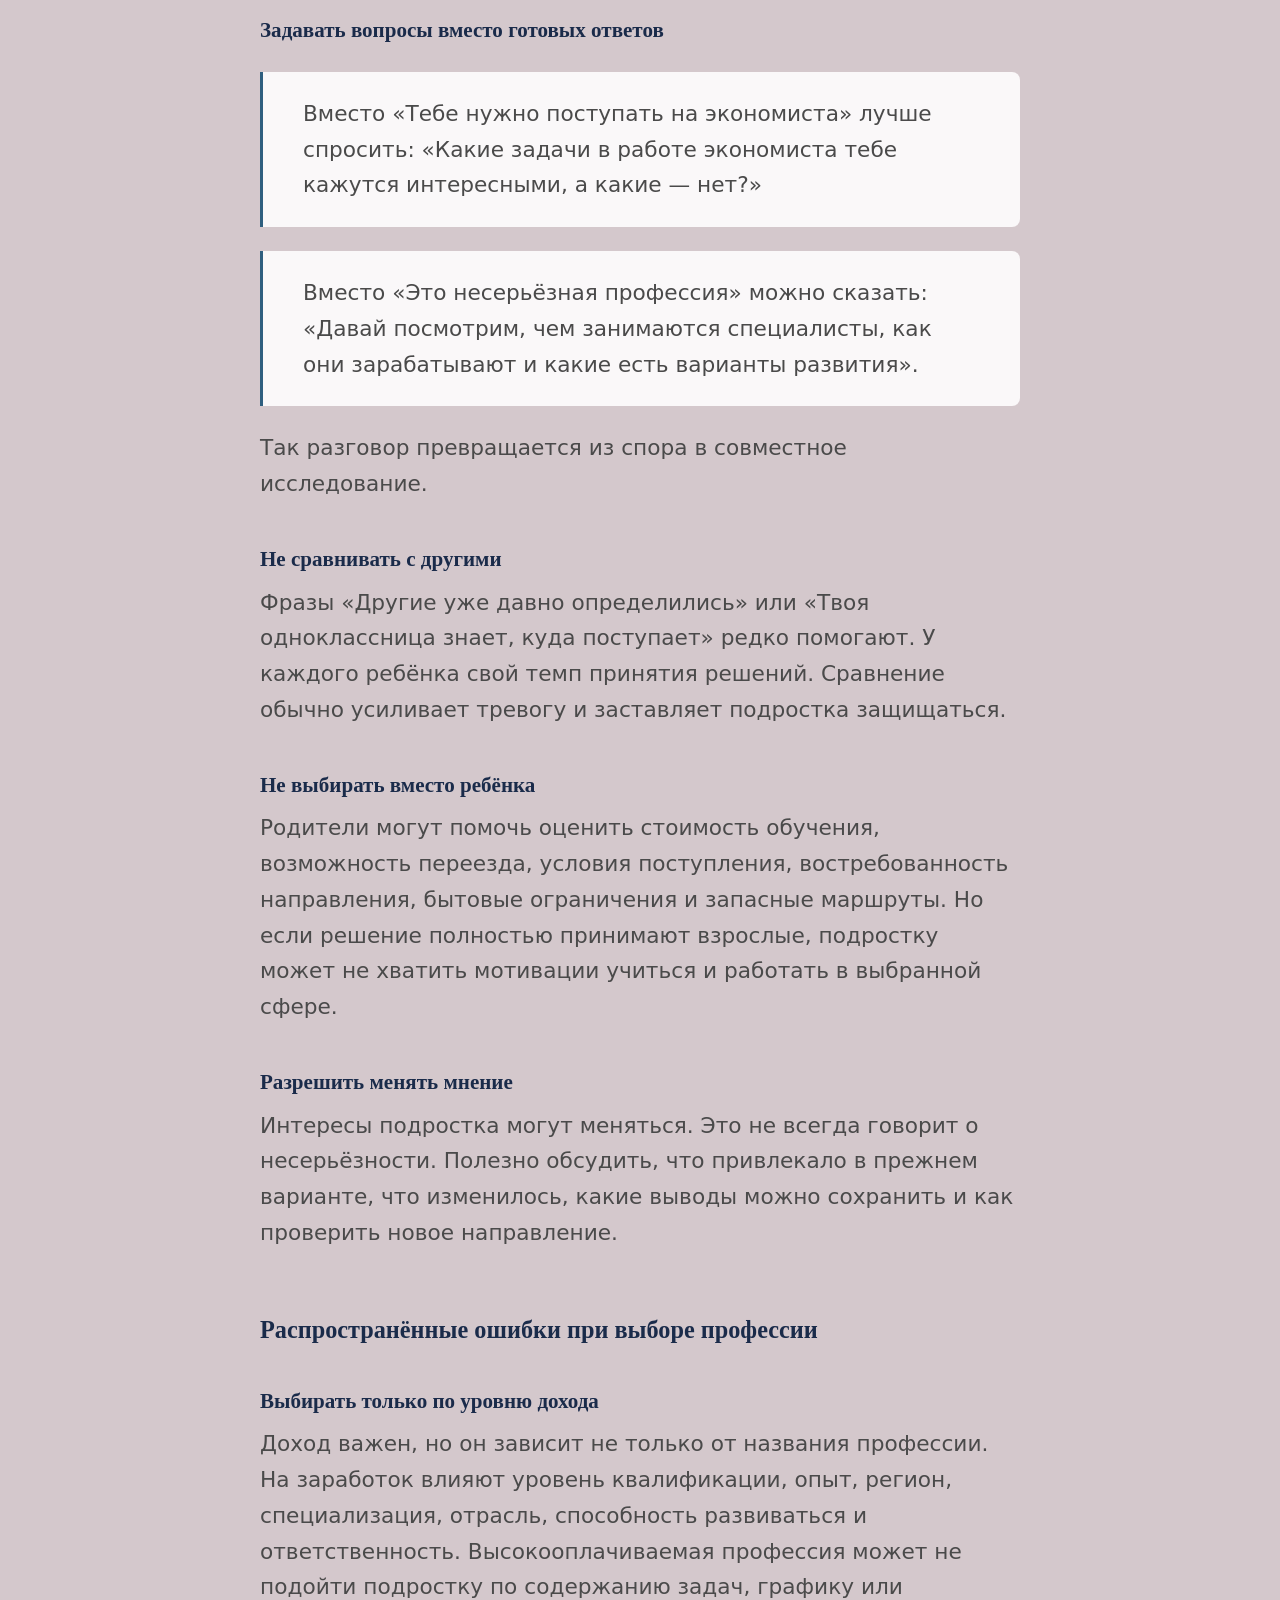
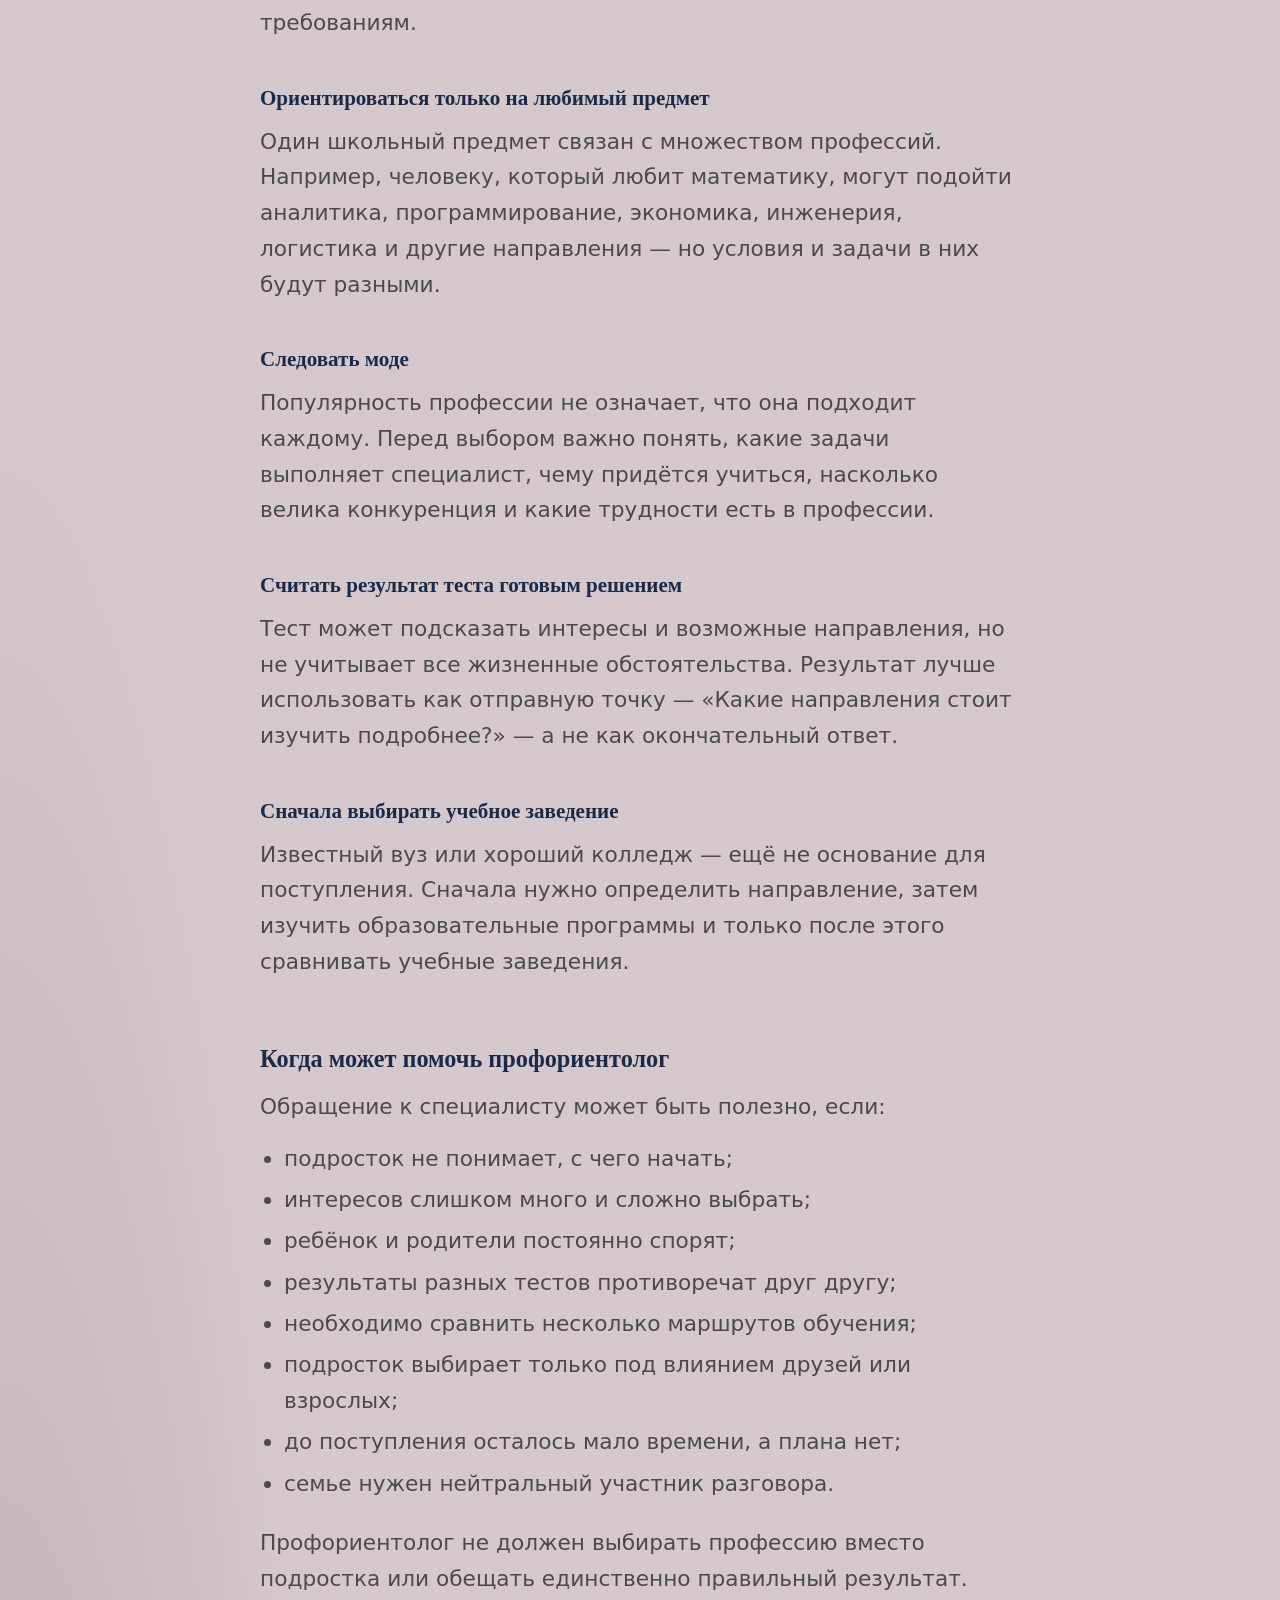
<file: articles/kak-pomoch-podrostku-vybrat-professiyu.html>
<!DOCTYPE html>
<html lang="ru">
<head>
  <meta charset="UTF-8">
  <meta name="viewport" content="width=device-width, initial-scale=1.0">
  <meta name="description" content="Как помочь подростку определиться с профессией после 9 или 11 класса: понять его интересы и сильные стороны, изучить варианты обучения и избежать давления.">
  <title>Как помочь подростку выбрать профессию после 9 или 11 класса — Екатерина Карачунова</title>
  <link rel="canonical" href="https://ek-uprof.ru/articles/kak-pomoch-podrostku-vybrat-professiyu.html">
  <meta property="og:type" content="article">
  <meta property="og:title" content="Как помочь подростку выбрать профессию после 9 или 11 класса">
  <meta property="og:description" content="Понятный алгоритм для родителей: как обсуждать с подростком будущую профессию без давления и конфликтов.">
  <meta property="og:url" content="https://ek-uprof.ru/articles/kak-pomoch-podrostku-vybrat-professiyu.html">
  <meta property="og:image" content="https://ek-uprof.ru/images/articles/podrostok-vybor-professii.jpg">
  <meta name="twitter:card" content="summary_large_image">
  <meta name="twitter:image" content="https://ek-uprof.ru/images/articles/podrostok-vybor-professii.jpg">
  <link rel="icon" href="../favicon.svg" type="image/svg+xml">
  <link rel="stylesheet" href="../css/variables.css">
  <link rel="stylesheet" href="../css/main.css">
  <link rel="stylesheet" href="../css/responsive.css">
  <script type="application/ld+json">
  {
    "@context": "https://schema.org",
    "@graph": [
      {
        "@type": "Article",
        "headline": "Как помочь подростку выбрать профессию после 9 или 11 класса",
        "description": "Как помочь подростку определиться с профессией после 9 или 11 класса: понять его интересы и сильные стороны, изучить варианты обучения и избежать давления.",
        "datePublished": "2026-08-03",
        "dateModified": "2026-08-03",
        "author": { "@type": "Person", "name": "Екатерина Карачунова" },
        "publisher": { "@type": "Person", "name": "Екатерина Карачунова" },
        "image": "https://ek-uprof.ru/images/articles/podrostok-vybor-professii.jpg",
        "mainEntityOfPage": "https://ek-uprof.ru/articles/kak-pomoch-podrostku-vybrat-professiyu.html",
        "articleSection": "Подростки и родители"
      },
      {
        "@type": "BreadcrumbList",
        "itemListElement": [
          { "@type": "ListItem", "position": 1, "name": "Главная", "item": "https://ek-uprof.ru/" },
          { "@type": "ListItem", "position": 2, "name": "Статьи", "item": "https://ek-uprof.ru/articles.html" },
          { "@type": "ListItem", "position": 3, "name": "Как помочь подростку выбрать профессию" }
        ]
      }
    ]
  }
  </script>
</head>
<body>
  <a class="skip-link" href="#main">Перейти к содержимому</a>

  <header class="header">
    <div class="container header__inner">
      <a class="logo" href="../index.html"><span data-site-full-name>Екатерина Карачунова</span><span class="logo__dot">.</span></a>
      <button type="button" class="nav-toggle-btn" data-nav-toggle aria-expanded="false" aria-controls="site-nav" aria-label="Открыть меню"><span></span><span></span><span></span></button>
      <nav class="nav" id="site-nav" data-site-nav aria-label="Основная навигация">
        <a href="../index.html#services">Услуги</a>
        <a href="../articles.html">Статьи</a>
        <a href="../index.html#booking" class="nav__cta">Записаться</a>
      </nav>
    </div>
  </header>

  <main id="main" class="page-content section">
    <article class="container article-body">
      <nav aria-label="Хлебные крошки" class="article-breadcrumbs">
        <a href="../index.html">Главная</a> → <a href="../articles.html">Статьи</a> → <span>Выбор профессии подростком</span>
      </nav>

      <header class="article-header">
        <span class="article-category">Подростки и родители</span>
        <time class="article-date" datetime="2026-08-03">3 августа 2026</time>
        <h1>Как помочь подростку выбрать профессию после 9 или 11 класса</h1>
        <p class="article-lead">Понятный алгоритм для родителей: как обсуждать с подростком будущую профессию, исследовать подходящие направления и принимать решения без давления и конфликтов.</p>
      </header>

      <div class="article-content">
        <p>Выбор будущей профессии часто становится непростым периодом для всей семьи. Родители переживают, что ребёнок потеряет время, ошибётся с направлением или не сможет поступить. Подросток, в свою очередь, может чувствовать растерянность и давление: от него ждут серьёзного решения, хотя он ещё не успел хорошо познакомиться ни с собой, ни с миром профессий.</p>

        <p>Один школьник отвечает: «Я пока не знаю». Другой каждый месяц называет новую специальность. Третий выбирает профессию за компанию с друзьями. Четвёртый соглашается с решением родителей, хотя сам не чувствует к этому направлению интереса.</p>

        <p>Все эти ситуации встречаются часто. Они не означают, что подросток ленив, несамостоятелен или ни к чему не способен.</p>

        <p>В 14–17 лет необязательно выбирать одну профессию на всю жизнь. Гораздо важнее определить несколько подходящих направлений, разобраться, какие задачи стоят за названиями профессий, и понять, какие варианты обучения стоит рассматривать.</p>

        <p>Профессиональный выбор — это не внезапное озарение и не результат одного теста. Это постепенный процесс, в котором подросток изучает свои интересы, сильные стороны и возможные маршруты.</p>

        <figure class="article-figure">
          <img
            src="../images/articles/podrostok-vybor-professii.jpg"
            alt="Подросток вместе с родителем обсуждает возможные направления обучения и профессии"
            width="1024"
            height="576"
            loading="lazy"
          >
          <figcaption>Выбор профессии начинается не с названия специальности, а с изучения интересов, сильных сторон и подходящих подростку задач.</figcaption>
        </figure>

        <h2>Почему подростку сложно выбрать профессию</h2>
        <p>У подростковой неопределённости может быть несколько причин. Прежде чем требовать готового решения, полезно понять, что именно мешает ребёнку определиться.</p>

        <h3>Мало реального опыта</h3>
        <p>Подросток знает в основном те профессии, с которыми сталкивается в семье, школе, фильмах, социальных сетях и интернете. При этом представление о работе часто бывает поверхностным.</p>
        <p>Например, интерес к биологии не обязательно означает, что ребёнку подходит только медицина. С этим предметом связаны лабораторные исследования, экология, ветеринария, фармацевтика, биотехнологии, пищевое производство и другие направления.</p>
        <p>Любовь к компьютерам также не означает, что подросток обязательно должен стать программистом. В цифровой сфере существуют дизайн, аналитика, тестирование, управление проектами, информационная безопасность, работа с данными и множество других специальностей.</p>
        <p>Поэтому вопрос «Какой школьный предмет тебе нравится?» может стать началом разговора, но сам по себе не даёт готового ответа.</p>

        <h3>Страх ошибиться</h3>
        <p>Чем серьёзнее взрослые говорят о выборе профессии, тем сильнее подросток может бояться принять неправильное решение.</p>
        <p>Особенно тревожно звучат фразы:</p>
        <ul>
          <li>«От этого зависит вся твоя жизнь»;</li>
          <li>«Нужно решить один раз и навсегда»;</li>
          <li>«Ошибаться нельзя»;</li>
          <li>«Потом будет поздно».</li>
        </ul>
        <p>Такие слова редко мотивируют. Чаще они заставляют подростка откладывать выбор или соглашаться с первым предложенным вариантом, лишь бы разговоры прекратились.</p>
        <p>На практике профессиональный путь можно менять и уточнять. Люди переходят в смежные направления, получают дополнительные навыки, осваивают новые технологии и меняют специализацию. Поэтому сейчас важнее не угадать единственную профессию, а научиться принимать обоснованные решения.</p>

        <h3>Слишком много чужих мнений</h3>
        <p>На подростка одновременно влияют родители, учителя, друзья, родственники и социальные сети.</p>
        <p>Один взрослый советует выбирать стабильную профессию. Другой говорит, что нужно идти туда, где выше доход. Одноклассники обсуждают популярные специальности. Интернет предлагает быстрый успех в модных сферах.</p>
        <p>В результате подростку бывает сложно понять, где его собственный интерес, а где чужие ожидания.</p>

        <h3>Профессия оценивается только по красивому образу</h3>
        <p>Некоторые специальности кажутся привлекательными из-за известности, высокого дохода, красивой картинки или популярных историй успеха.</p>
        <p>Но за внешней стороной остаются ежедневные задачи:</p>
        <ul>
          <li>работа с документами;</li>
          <li>необходимость долго учиться;</li>
          <li>высокая ответственность;</li>
          <li>постоянное общение;</li>
          <li>строгие сроки;</li>
          <li>повторяющиеся операции;</li>
          <li>физическая или эмоциональная нагрузка;</li>
          <li>необходимость регулярно обновлять знания.</li>
        </ul>
        <p>Поэтому выбирать нужно не только название профессии. Важно понять, какие задачи человек выполняет каждый день и подходят ли они конкретному подростку.</p>

        <h2>Чем отличается выбор после 9 и после 11 класса</h2>
        <p>После 9 и после 11 класса семья решает разные задачи. Поэтому и подход к выбору должен отличаться.</p>

        <h3>Выбор после 9 класса</h3>
        <p>После 9 класса обычно рассматриваются два основных пути:</p>
        <ul>
          <li>продолжить обучение в 10 классе;</li>
          <li>поступить в колледж или другое учреждение среднего профессионального образования.</li>
        </ul>
        <p>На этом этапе подростку необязательно выбирать узкую профессию на всю жизнь. Иногда достаточно определить более широкое направление:</p>
        <ul>
          <li>техническое;</li>
          <li>гуманитарное;</li>
          <li>творческое;</li>
          <li>социальное;</li>
          <li>экономическое;</li>
          <li>естественно-научное;</li>
          <li>информационно-технологическое.</li>
        </ul>
        <p>При выборе колледжа полезно обращать внимание не только на красивое название специальности.</p>
        <p>Важно выяснить:</p>
        <ul>
          <li>какие предметы будут изучаться;</li>
          <li>сколько предусмотрено практики;</li>
          <li>где работают выпускники;</li>
          <li>можно ли продолжить образование;</li>
          <li>какие должности доступны после обучения;</li>
          <li>подходит ли подростку формат колледжа;</li>
          <li>насколько он готов к большей самостоятельности.</li>
        </ul>
        <p>Также нужно рассмотреть не один вариант, а основной и запасной маршруты.</p>

        <h3>Выбор после 11 класса</h3>
        <p>После 11 класса решение тесно связано с экзаменами и поступлением. Из-за этого родители и подростки часто начинают с выбора вуза.</p>
        <p>Но более логичный порядок выглядит иначе:</p>
        <ol>
          <li>Определить подходящие профессиональные направления.</li>
          <li>Выяснить, какие задачи интересны подростку.</li>
          <li>Сравнить требования и условия разных профессий.</li>
          <li>Рассмотреть несколько образовательных маршрутов.</li>
          <li>Только после этого выбирать конкретные учебные заведения.</li>
        </ol>
        <p>Известный вуз сам по себе не гарантирует, что выбранная программа подойдёт ребёнку. Намного важнее понимать, зачем он поступает на конкретное направление и что планирует делать после обучения.</p>

        <h2>С чего начать выбор профессии</h2>
        <p>Начинать лучше не с прямого вопроса «Кем ты хочешь стать?». Если готового ответа нет, такой разговор быстро заканчивается словами «Не знаю».</p>
        <p>Полезнее постепенно исследовать самого подростка.</p>

        <h3>Какие занятия вызывают интерес</h3>
        <p>Обратите внимание не только на школьные предметы. Полезно обсудить:</p>
        <ul>
          <li>какие темы подросток самостоятельно смотрит и читает;</li>
          <li>о чём может долго рассказывать;</li>
          <li>чем занимается без напоминаний;</li>
          <li>в каких проектах проявляет инициативу;</li>
          <li>какие задачи хочет доводить до результата;</li>
          <li>что ему нравится создавать, улучшать или исследовать.</li>
        </ul>
        <p>Интерес может быть связан не только с определённой темой, но и с типом деятельности. Одному нравится искать информацию. Другому — объяснять. Третьему — организовывать. Четвёртому — придумывать визуальные решения. Пятому — собирать, ремонтировать и работать руками.</p>

        <h3>Какие задачи даются легче</h3>
        <p>Оценки показывают не всё. Иногда важные способности проявляются вне уроков. Подросток может:</p>
        <ul>
          <li>быстро находить ошибки;</li>
          <li>хорошо структурировать информацию;</li>
          <li>спокойно действовать в сложной ситуации;</li>
          <li>договариваться с людьми;</li>
          <li>объяснять сложное простыми словами;</li>
          <li>придумывать нестандартные решения;</li>
          <li>аккуратно выполнять практическую работу;</li>
          <li>организовывать других;</li>
          <li>долго концентрироваться на одной задаче;</li>
          <li>видеть общий замысел проекта.</li>
        </ul>
        <p>Это ещё не готовая профессия, но хороший материал для дальнейшего анализа.</p>

        <h3>В каких условиях комфортнее работать</h3>
        <p>Важно понять не только, что подростку интересно, но и в какой среде ему будет удобнее. Можно обсудить:</p>
        <ul>
          <li>нравится ли ему постоянное общение;</li>
          <li>предпочитает ли он работать самостоятельно;</li>
          <li>нужна ли понятная система или интереснее постоянно решать новые задачи;</li>
          <li>нравится ли создавать видимый результат;</li>
          <li>готов ли он брать ответственность за других;</li>
          <li>комфортнее работать с людьми, информацией, техникой или материалами;</li>
          <li>подходит ли ему спокойный ритм или динамичная среда.</li>
        </ul>

        <h3>Что для него важно</h3>
        <p>При выборе профессии нужно учитывать личные ценности. Для одного подростка особенно важны стабильность и понятный график. Для другого — творчество и свобода. Для третьего — высокий доход. Для четвёртого — возможность помогать людям. Для пятого — карьерный рост и сложные задачи.</p>
        <p>Полезно обсудить:</p>
        <ul>
          <li>насколько важен будущий доход;</li>
          <li>нужна ли стабильность;</li>
          <li>хочется ли приносить пользу людям;</li>
          <li>важна ли возможность путешествовать;</li>
          <li>нужен ли удалённый формат;</li>
          <li>нравится ли публичность;</li>
          <li>интереснее собственные проекты или работа в организации.</li>
        </ul>
        <p>Необязательно сразу расставлять всё по местам. Уже сам разговор помогает подростку лучше понимать свои ожидания.</p>

        <h2>Как исследовать профессии</h2>
        <p>После предварительного анализа можно выбрать несколько направлений и начать их проверять. Лучше составить список из трёх–пяти вариантов, чем требовать от подростка назвать одну окончательную профессию.</p>
        <p>Например:</p>
        <ul>
          <li>инженерные специальности;</li>
          <li>промышленный или графический дизайн;</li>
          <li>информационные технологии;</li>
          <li>архитектура;</li>
          <li>экономика и аналитика.</li>
        </ul>
        <p>Дальше каждое направление нужно рассмотреть подробнее.</p>

        <h3>Изучить реальные рабочие задачи</h3>
        <p>Полезно выяснить не только, кто такой специалист, но и что он делает каждый день. Нужно посмотреть:</p>
        <ul>
          <li>как проходит обычный рабочий день;</li>
          <li>какие задачи занимают больше всего времени;</li>
          <li>с кем приходится взаимодействовать;</li>
          <li>какие программы и инструменты используются;</li>
          <li>за что специалист несёт ответственность;</li>
          <li>что в работе бывает сложным;</li>
          <li>какие навыки нужны начинающему;</li>
          <li>как можно развиваться дальше.</li>
        </ul>
        <p>Иногда после такого изучения привлекательное направление перестаёт нравиться. И это тоже полезный результат.</p>

        <h3>Поговорить с представителем профессии</h3>
        <p>Даже короткий разговор с реальным специалистом помогает увидеть работу без рекламной картинки. Можно спросить:</p>
        <ul>
          <li>что вам нравится в профессии;</li>
          <li>какие задачи приходится выполнять чаще всего;</li>
          <li>что оказалось сложнее, чем ожидалось;</li>
          <li>какое образование действительно пригодилось;</li>
          <li>какие ошибки совершают начинающие;</li>
          <li>что вы посоветовали бы школьнику;</li>
          <li>какие изменения происходят в этой сфере.</li>
        </ul>

        <h3>Попробовать профессию на практике</h3>
        <p>Профессиональная проба — это небольшой опыт, который помогает понять, интересно ли подростку направление. Это может быть:</p>
        <ul>
          <li>мастер-класс;</li>
          <li>профильный кружок;</li>
          <li>короткий курс;</li>
          <li>учебный проект;</li>
          <li>экскурсия;</li>
          <li>волонтёрство;</li>
          <li>участие в конкурсе;</li>
          <li>пробное задание;</li>
          <li>помощь знакомому специалисту;</li>
          <li>летняя образовательная программа.</li>
        </ul>
        <p>Одна проба не даёт окончательного ответа. Её задача — помочь подростку лучше понять свои ощущения и интерес.</p>

        <h3>Посетить дни открытых дверей</h3>
        <p>Во время знакомства с колледжем или вузом полезно спрашивать не только о проходных баллах и документах. Стоит узнать:</p>
        <ul>
          <li>какие дисциплины изучают студенты;</li>
          <li>сколько практических занятий;</li>
          <li>где проходит практика;</li>
          <li>какие проекты выполняют учащиеся;</li>
          <li>кем работают выпускники;</li>
          <li>можно ли сменить специализацию;</li>
          <li>какие требования предъявляются к студентам;</li>
          <li>с какими работодателями сотрудничает учебное заведение.</li>
        </ul>

        <h2>Как родителям помогать без давления</h2>
        <p>Родители могут дать подростку поддержку, информацию и ощущение безопасности. Но важно не заменить его выбор своим решением.</p>

        <h3>Задавать вопросы вместо готовых ответов</h3>
        <blockquote>
          <p>Вместо «Тебе нужно поступать на экономиста» лучше спросить: «Какие задачи в работе экономиста тебе кажутся интересными, а какие — нет?»</p>
        </blockquote>
        <blockquote>
          <p>Вместо «Это несерьёзная профессия» можно сказать: «Давай посмотрим, чем занимаются специалисты, как они зарабатывают и какие есть варианты развития».</p>
        </blockquote>
        <p>Так разговор превращается из спора в совместное исследование.</p>

        <h3>Не сравнивать с другими</h3>
        <p>Фразы «Другие уже давно определились» или «Твоя одноклассница знает, куда поступает» редко помогают. У каждого ребёнка свой темп принятия решений. Сравнение обычно усиливает тревогу и заставляет подростка защищаться.</p>

        <h3>Не выбирать вместо ребёнка</h3>
        <p>Родители могут помочь оценить стоимость обучения, возможность переезда, условия поступления, востребованность направления, бытовые ограничения и запасные маршруты. Но если решение полностью принимают взрослые, подростку может не хватить мотивации учиться и работать в выбранной сфере.</p>

        <h3>Разрешить менять мнение</h3>
        <p>Интересы подростка могут меняться. Это не всегда говорит о несерьёзности. Полезно обсудить, что привлекало в прежнем варианте, что изменилось, какие выводы можно сохранить и как проверить новое направление.</p>

        <h2>Распространённые ошибки при выборе профессии</h2>

        <h3>Выбирать только по уровню дохода</h3>
        <p>Доход важен, но он зависит не только от названия профессии. На заработок влияют уровень квалификации, опыт, регион, специализация, отрасль, способность развиваться и ответственность. Высокооплачиваемая профессия может не подойти подростку по содержанию задач, графику или требованиям.</p>

        <h3>Ориентироваться только на любимый предмет</h3>
        <p>Один школьный предмет связан с множеством профессий. Например, человеку, который любит математику, могут подойти аналитика, программирование, экономика, инженерия, логистика и другие направления — но условия и задачи в них будут разными.</p>

        <h3>Следовать моде</h3>
        <p>Популярность профессии не означает, что она подходит каждому. Перед выбором важно понять, какие задачи выполняет специалист, чему придётся учиться, насколько велика конкуренция и какие трудности есть в профессии.</p>

        <h3>Считать результат теста готовым решением</h3>
        <p>Тест может подсказать интересы и возможные направления, но не учитывает все жизненные обстоятельства. Результат лучше использовать как отправную точку — «Какие направления стоит изучить подробнее?» — а не как окончательный ответ.</p>

        <h3>Сначала выбирать учебное заведение</h3>
        <p>Известный вуз или хороший колледж — ещё не основание для поступления. Сначала нужно определить направление, затем изучить образовательные программы и только после этого сравнивать учебные заведения.</p>

        <h2>Когда может помочь профориентолог</h2>
        <p>Обращение к специалисту может быть полезно, если:</p>
        <ul>
          <li>подросток не понимает, с чего начать;</li>
          <li>интересов слишком много и сложно выбрать;</li>
          <li>ребёнок и родители постоянно спорят;</li>
          <li>результаты разных тестов противоречат друг другу;</li>
          <li>необходимо сравнить несколько маршрутов обучения;</li>
          <li>подросток выбирает только под влиянием друзей или взрослых;</li>
          <li>до поступления осталось мало времени, а плана нет;</li>
          <li>семье нужен нейтральный участник разговора.</li>
        </ul>
        <p>Профориентолог не должен выбирать профессию вместо подростка или обещать единственно правильный результат. Задача специалиста — помочь собрать и структурировать информацию, увидеть интересы и сильные стороны, сформировать несколько профессиональных гипотез и определить, как их проверить.</p>
        <p>По итогам работы семья должна получить не формальное название одной профессии, а более понятное представление о подходящих направлениях и дальнейших шагах.</p>

        <h2>Частые вопросы</h2>
        <div class="article-faq">
          <details class="faq__item">
            <summary>Можно ли выбрать профессию в 14–15 лет?</summary>
            <p>В этом возрасте можно определить интересующие направления и начать проверять первые профессиональные гипотезы. При этом необязательно выбирать одну узкую специальность на всю жизнь.</p>
          </details>
          <details class="faq__item">
            <summary>Что делать, если подросток ничем не интересуется?</summary>
            <p>Сначала лучше снизить давление и перестать ежедневно требовать готового ответа. Полезно обсуждать не профессии, а конкретные занятия и задачи. Также помогают новые впечатления, экскурсии, кружки, короткие проекты и профессиональные пробы.</p>
          </details>
          <details class="faq__item">
            <summary>Нужно ли обязательно идти в 10 класс?</summary>
            <p>Единого решения для всех нет. Нужно сравнить продолжение обучения в школе и поступление в колледж с учётом интересов подростка, уровня самостоятельности и возможных образовательных маршрутов.</p>
          </details>
          <details class="faq__item">
            <summary>Что делать, если подросток постоянно меняет решение?</summary>
            <p>Не запрещать менять мнение, а разбирать причины. Каждый новый вариант полезно проверять по одинаковым критериям: содержание работы, обучение, условия труда, возможности развития, соответствие интересам.</p>
          </details>
          <details class="faq__item">
            <summary>Достаточно ли пройти один тест?</summary>
            <p>Нет. Тест может дать предварительный ориентир, но его следует дополнять беседой, изучением опыта, знакомством с профессиями и практической проверкой вариантов.</p>
          </details>
          <details class="faq__item">
            <summary>Кто должен принимать окончательное решение?</summary>
            <p>Подросток должен принимать активное участие в выборе и понимать причины решения. Родители помогают оценить реальные возможности, расходы и риски, но не заменяют выбор ребёнка.</p>
          </details>
          <details class="faq__item">
            <summary>Сколько встреч с профориентологом потребуется?</summary>
            <p>Количество встреч определяется индивидуально — зависит от запроса семьи, готовности подростка к выбору и количества рассматриваемых направлений.</p>
          </details>
        </div>

        <h2>Заключение</h2>
        <p>Помочь подростку выбрать профессию — не значит угадать за него единственно верный вариант. Более полезная задача — помочь ему лучше понять свои интересы, увидеть сильные стороны, определить подходящие типы задач, изучить несколько направлений и сравнить образовательные маршруты.</p>
        <p>Так выбор становится не источником постоянного давления, а последовательным исследованием. Подросток получает возможность принимать более осознанные решения, а родители — поддерживать его, сохраняя доверительные отношения.</p>
        <p>Если подросток отвечает «не знаю» и разговор заходит в тупик, полезно отдельно разобрать: <a href="podrostok-ne-znaet-kem-stat.html" data-analytics-cta="related_article_click">Что делать, если подросток не знает, кем хочет стать</a>.</p>
      </div>

      <aside class="article-cta">
        <h2>Нужна помощь в выборе направления после 9 или 11 класса?</h2>
        <p>На консультации можно обсудить интересы и сильные стороны подростка, сформировать несколько профессиональных гипотез и определить, какие образовательные маршруты стоит изучить подробнее.</p>
        <div class="article-cta__actions">
          <a href="../proforientaciya-podrostkov.html" class="btn btn--primary">Узнать о профориентации подростков</a>
          <a href="../index.html#quiz" class="btn btn--ghost">Пройти короткий тест</a>
        </div>
      </aside>

      <footer class="article-footer">
        <p>Автор: <span data-site-full-name>Екатерина Карачунова</span></p>
        <p><a href="../articles.html">← Все статьи</a> · <a href="../index.html#booking">Записаться на консультацию</a></p>
      </footer>
    </article>
  </main>

  <section class="section contacts" aria-label="Подвал">
    <div class="container contacts__inner">
      <p class="contacts__copy">© 2026 <span data-site-full-name>Екатерина Карачунова</span>. Профориентация и карьерное консультирование.</p>
      <nav class="footer-legal" aria-label="Юридическая информация">
        <a href="../privacy.html">Политика обработки персональных данных</a>
        <a href="../consent.html">Согласие на обработку персональных данных</a>
      </nav>
    </div>
  </section>

  <script src="../js/site-config.js" defer></script>
  <script src="../js/analytics.js" defer></script>
  <script src="../js/main.js" defer></script>
</body>
</html>
</file>
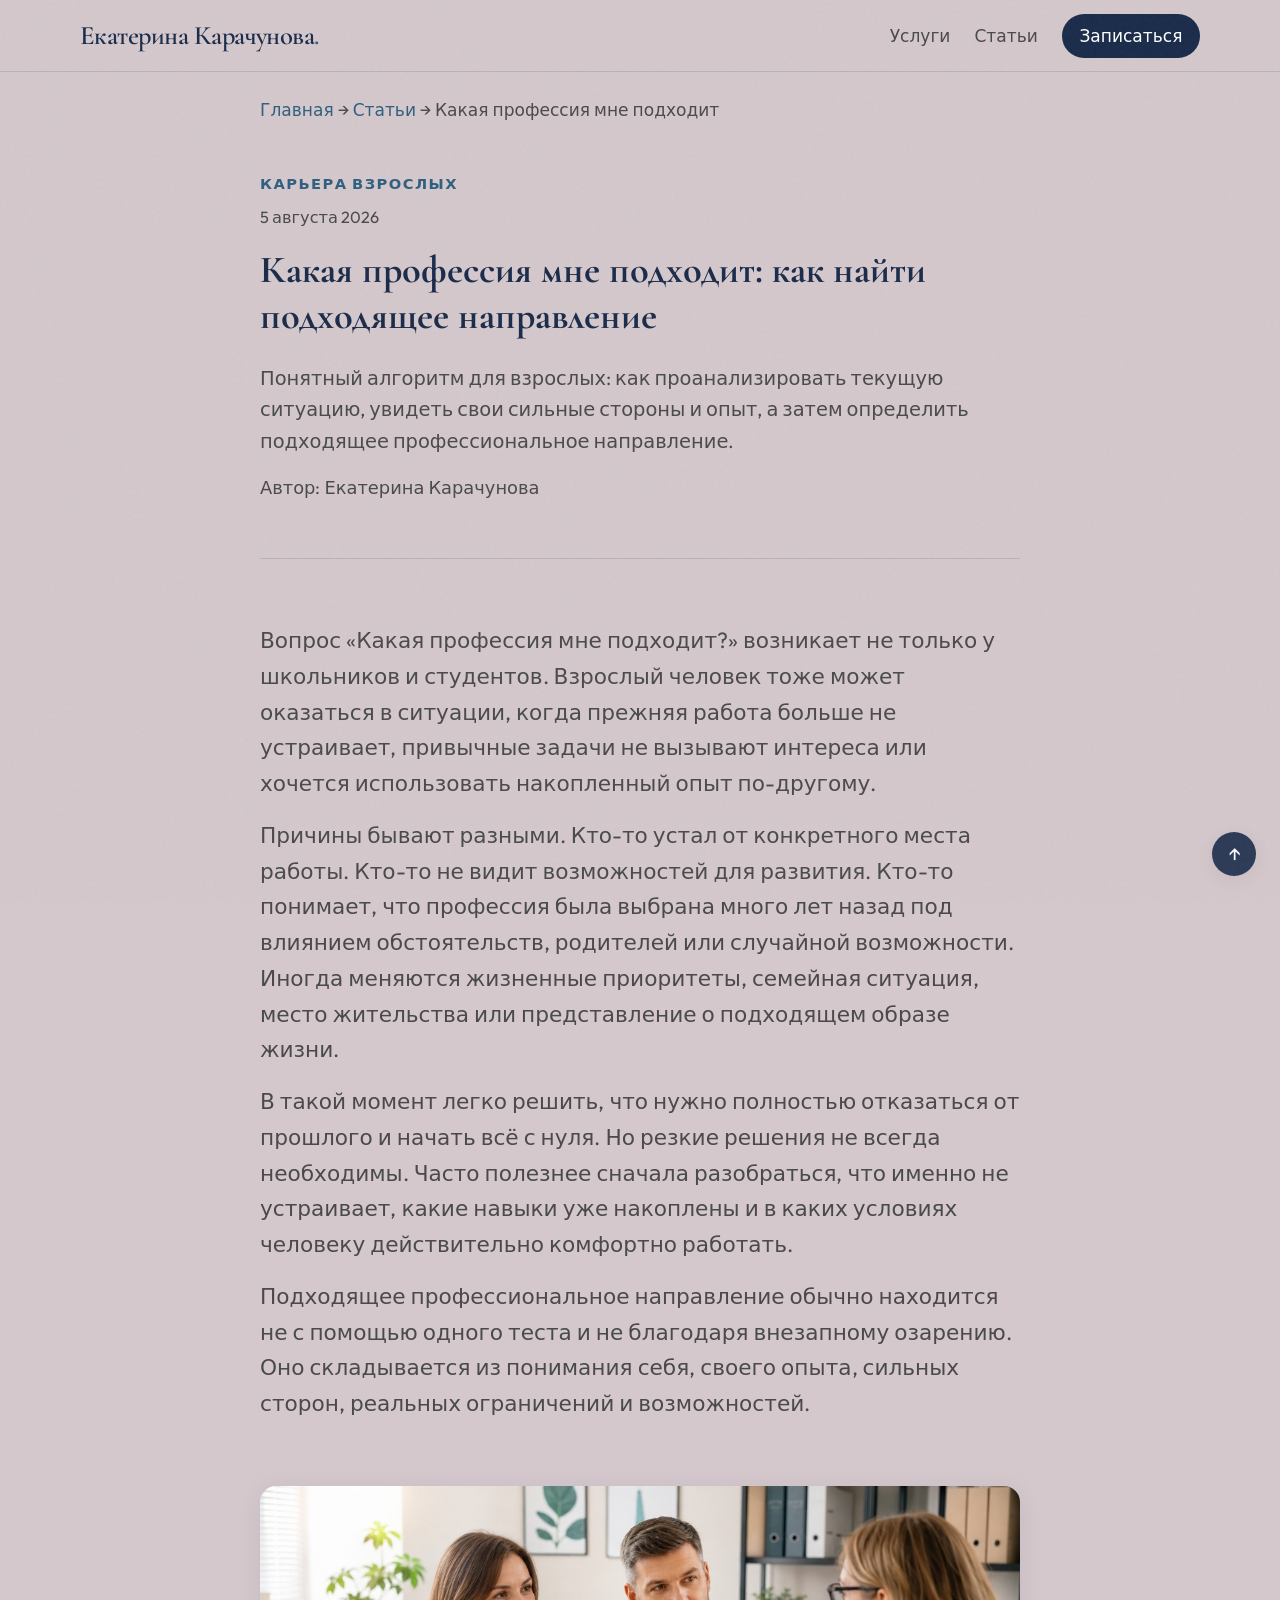
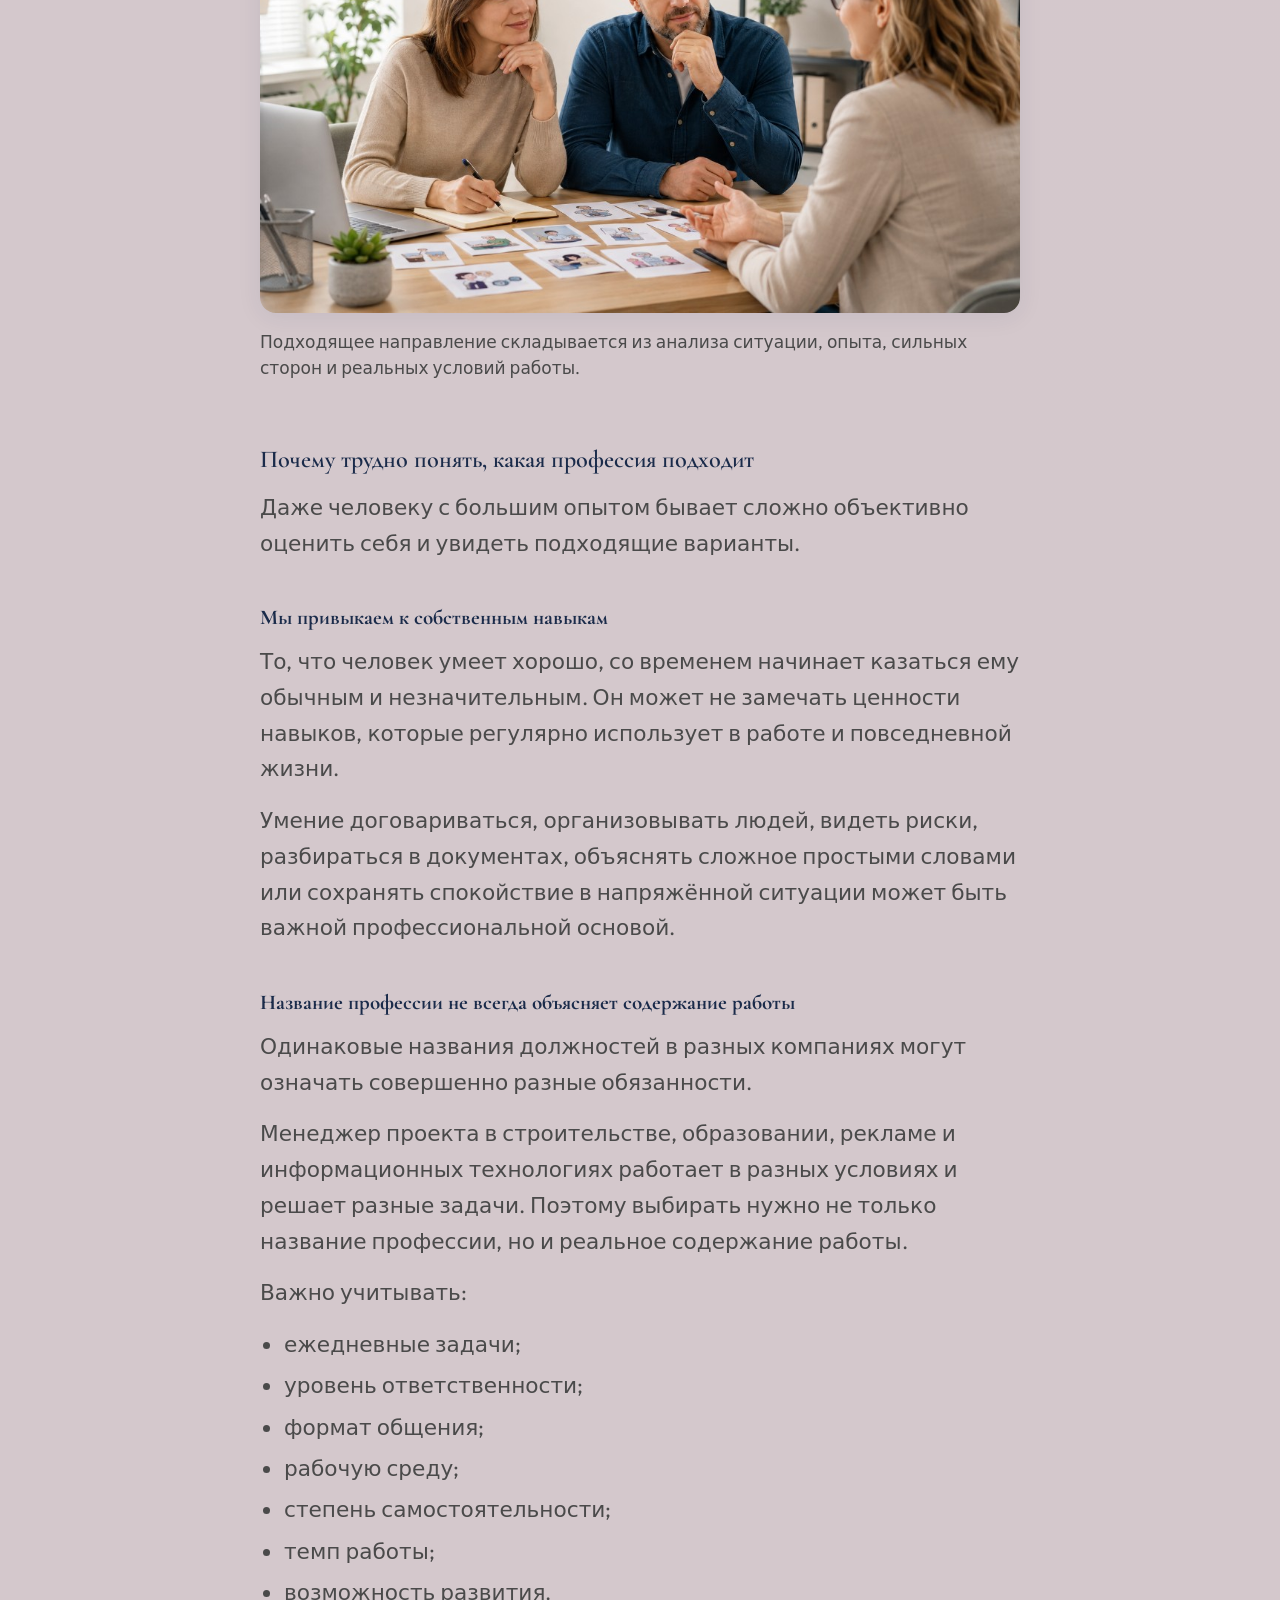
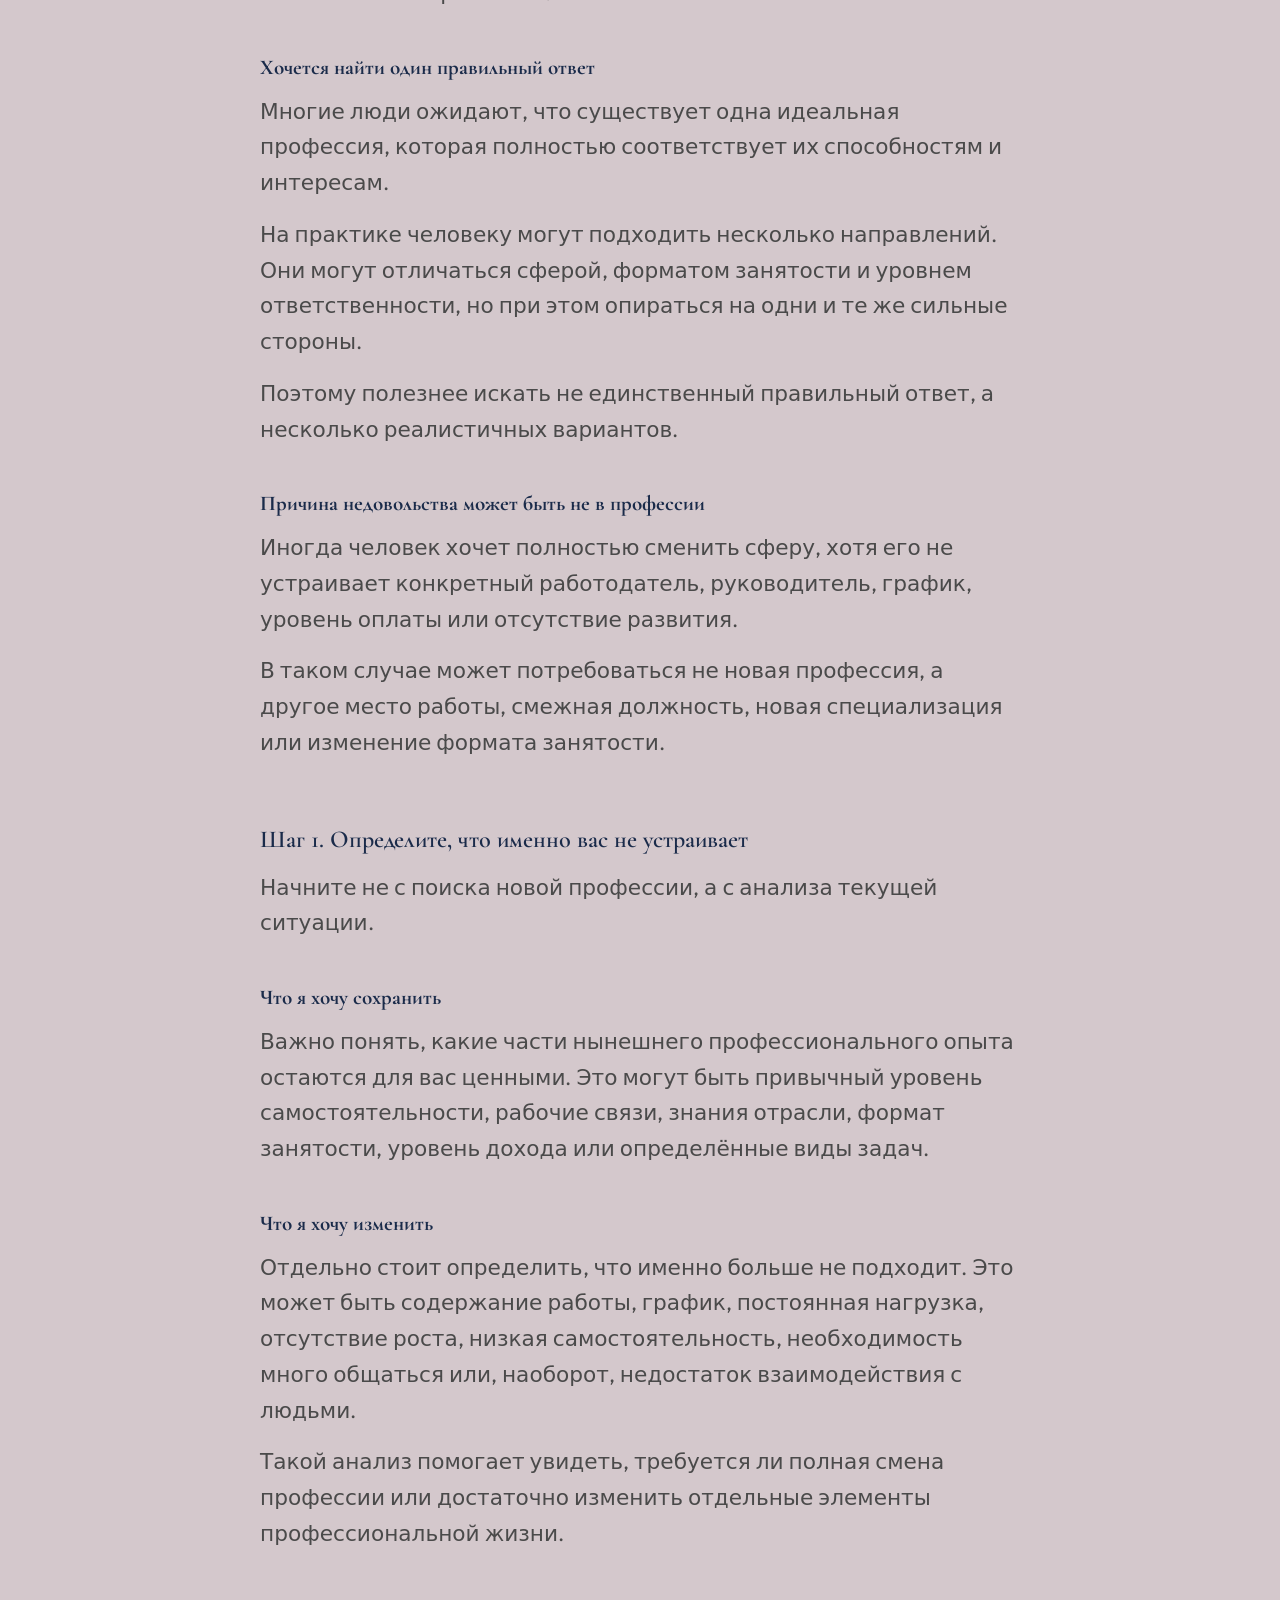
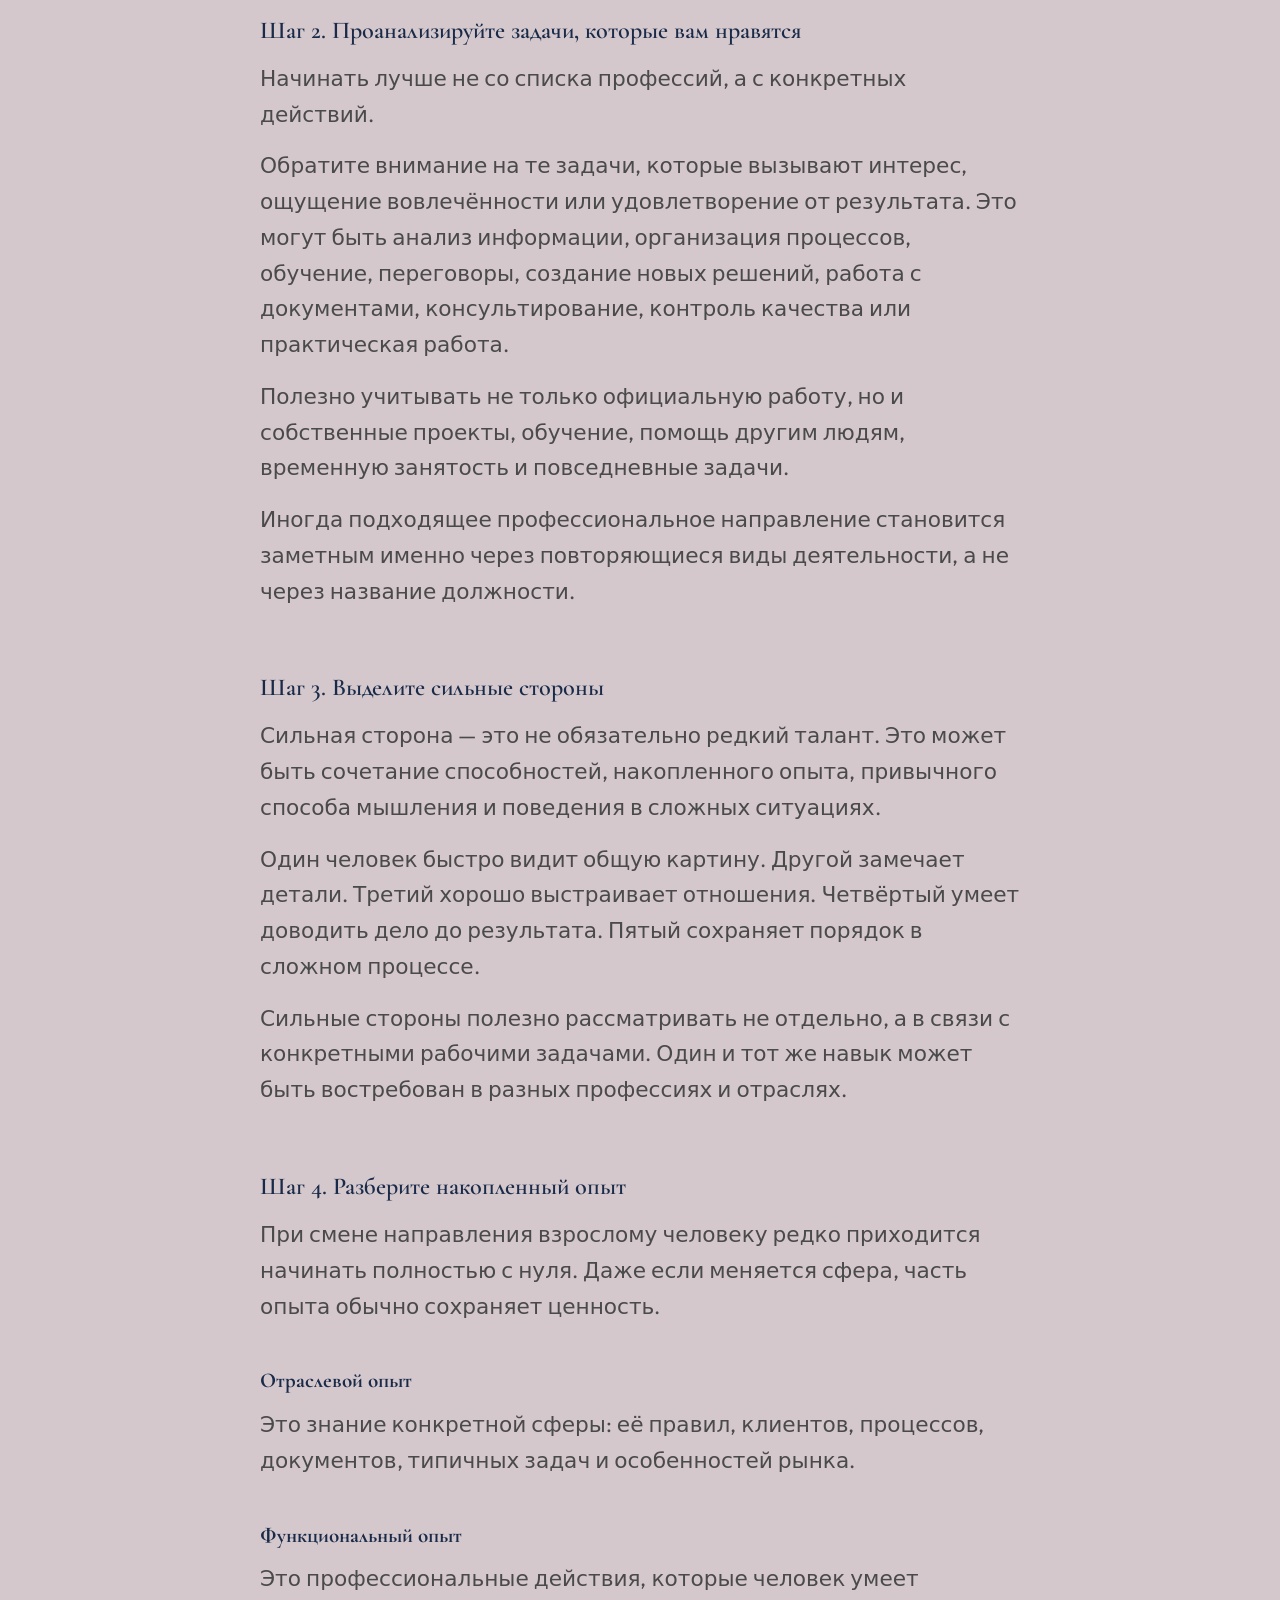
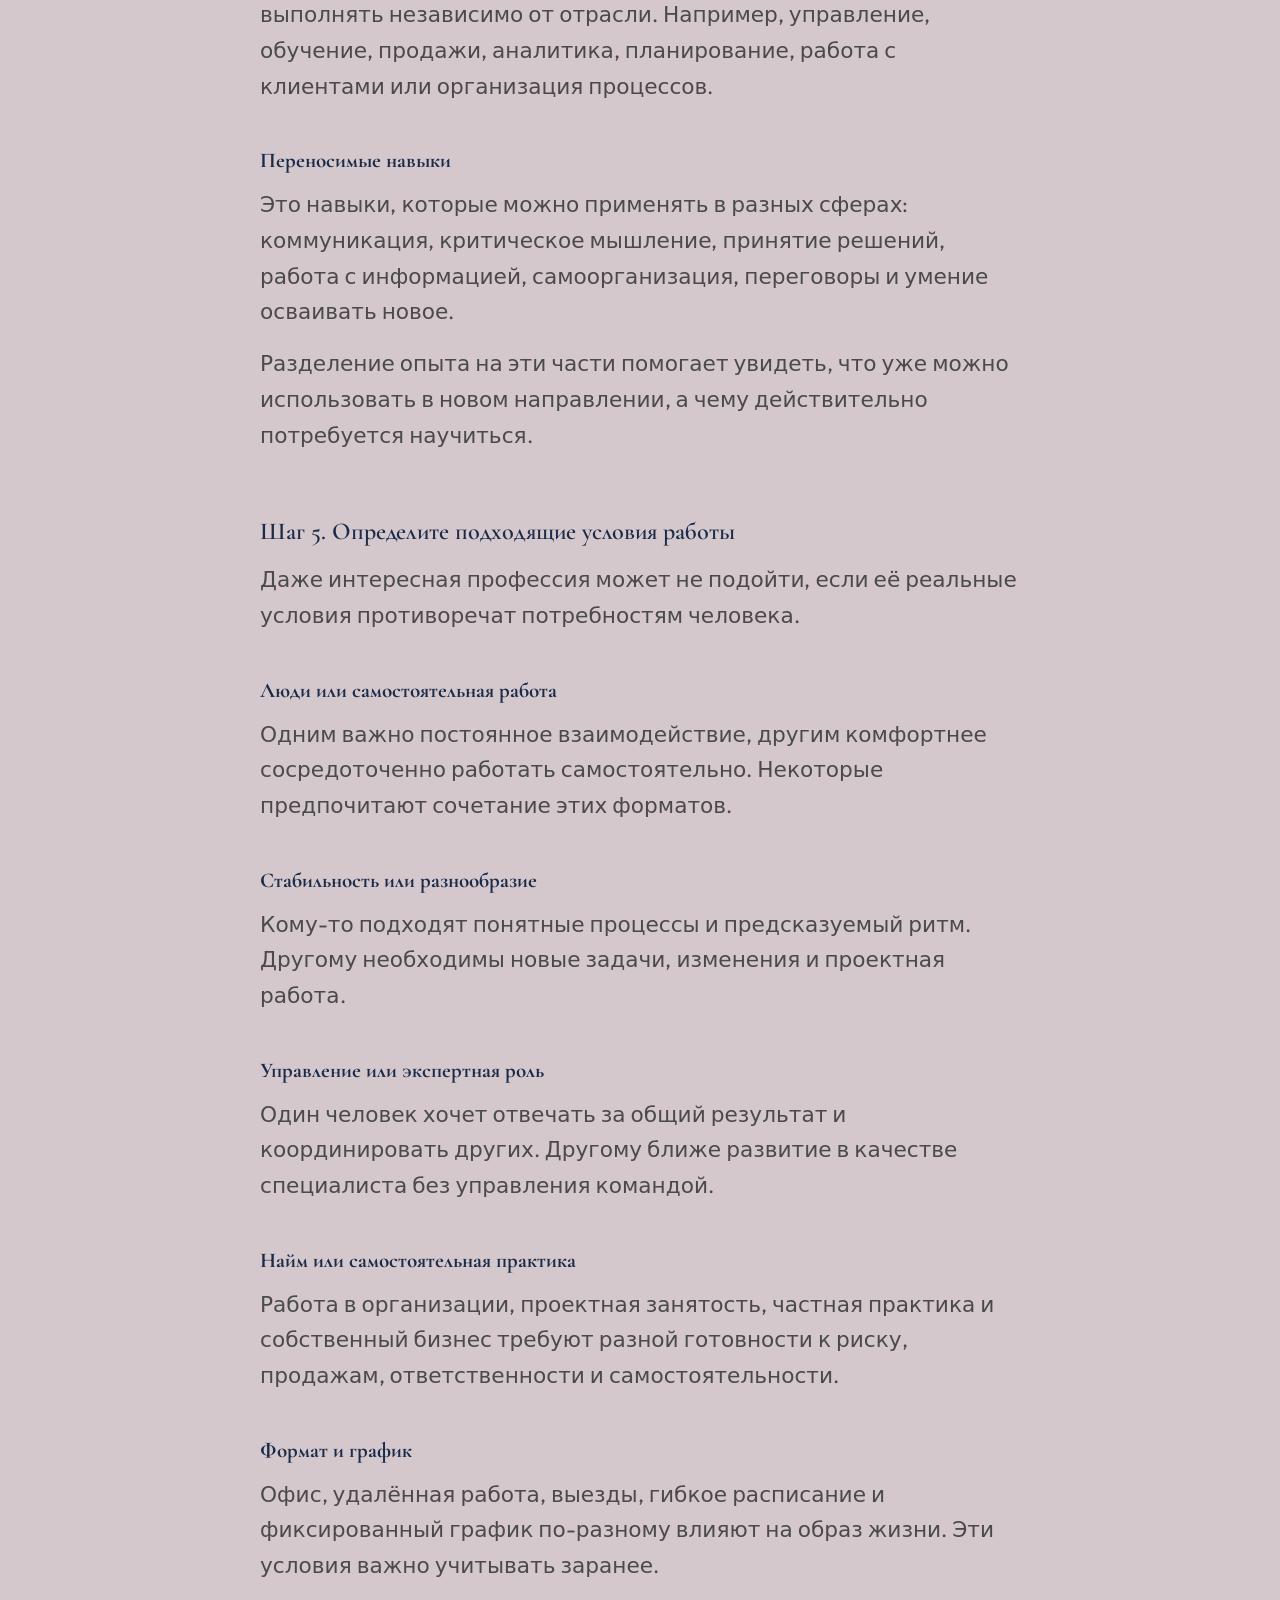
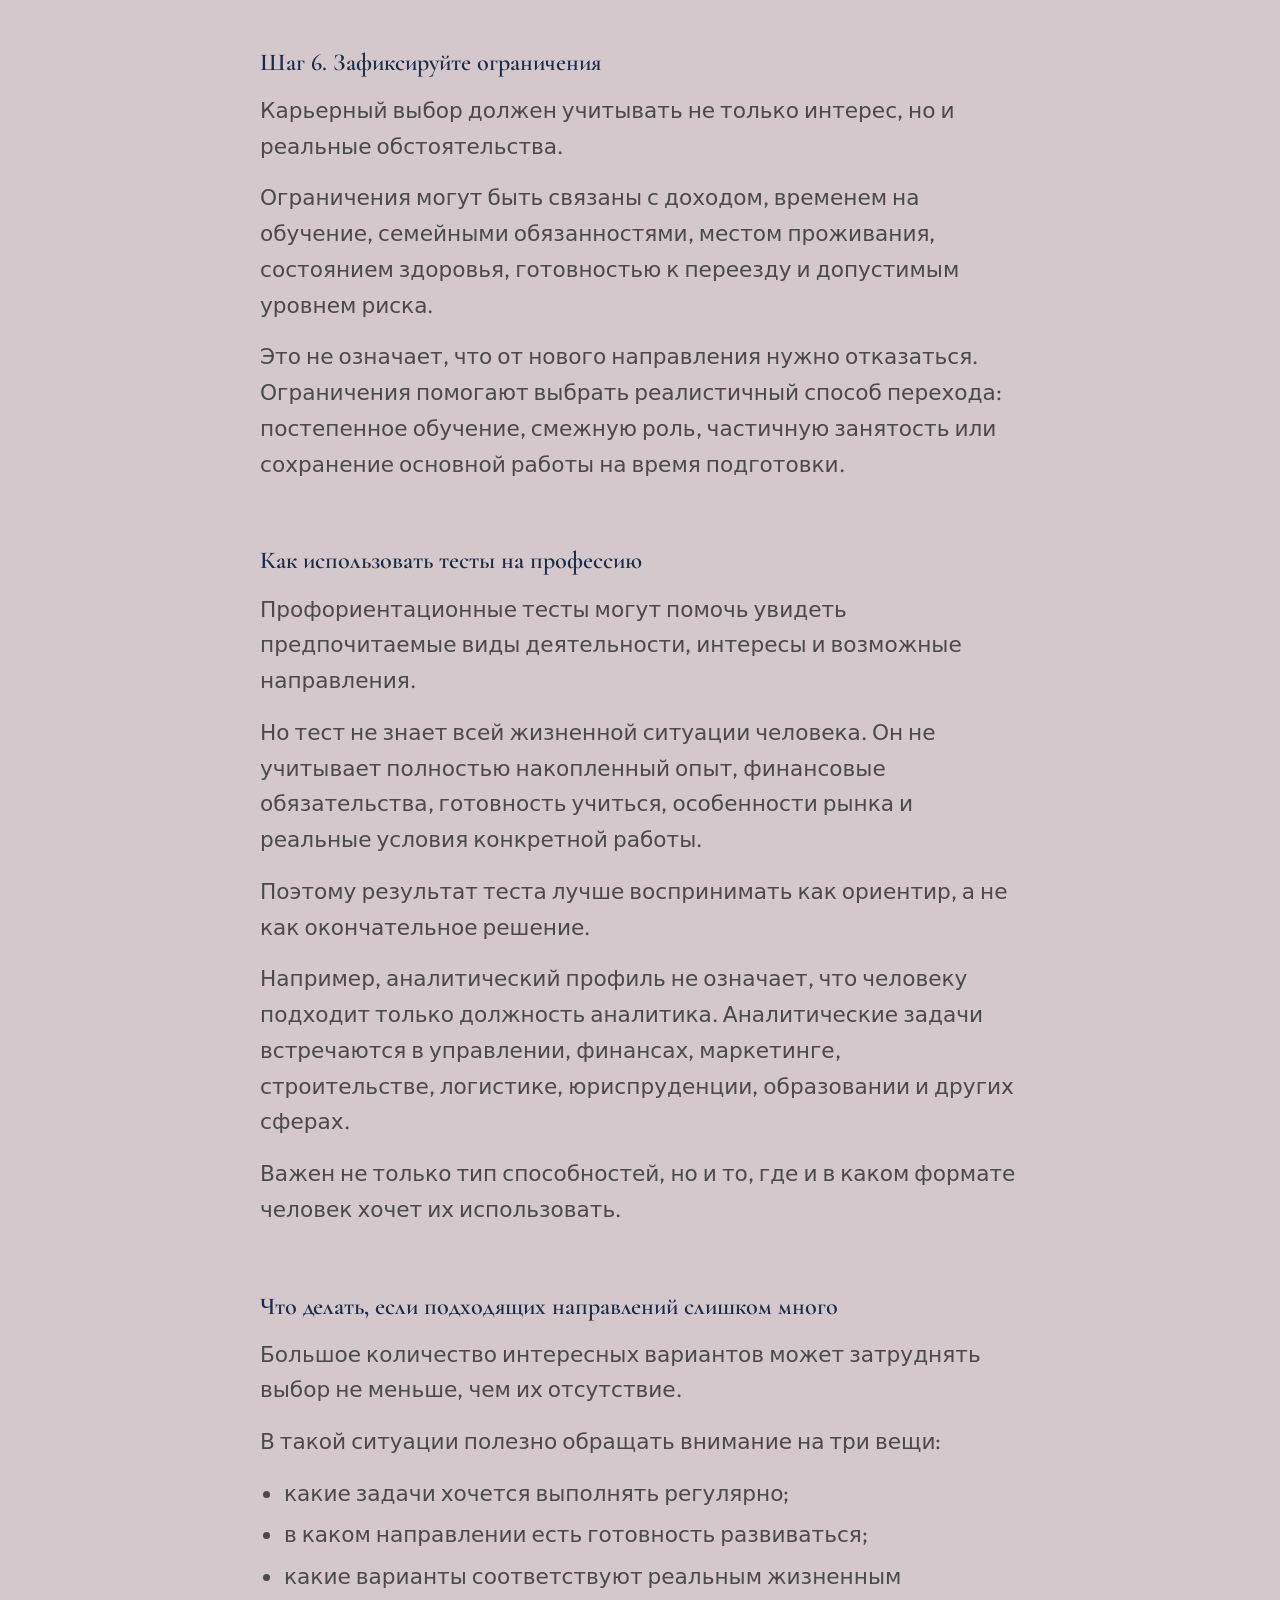
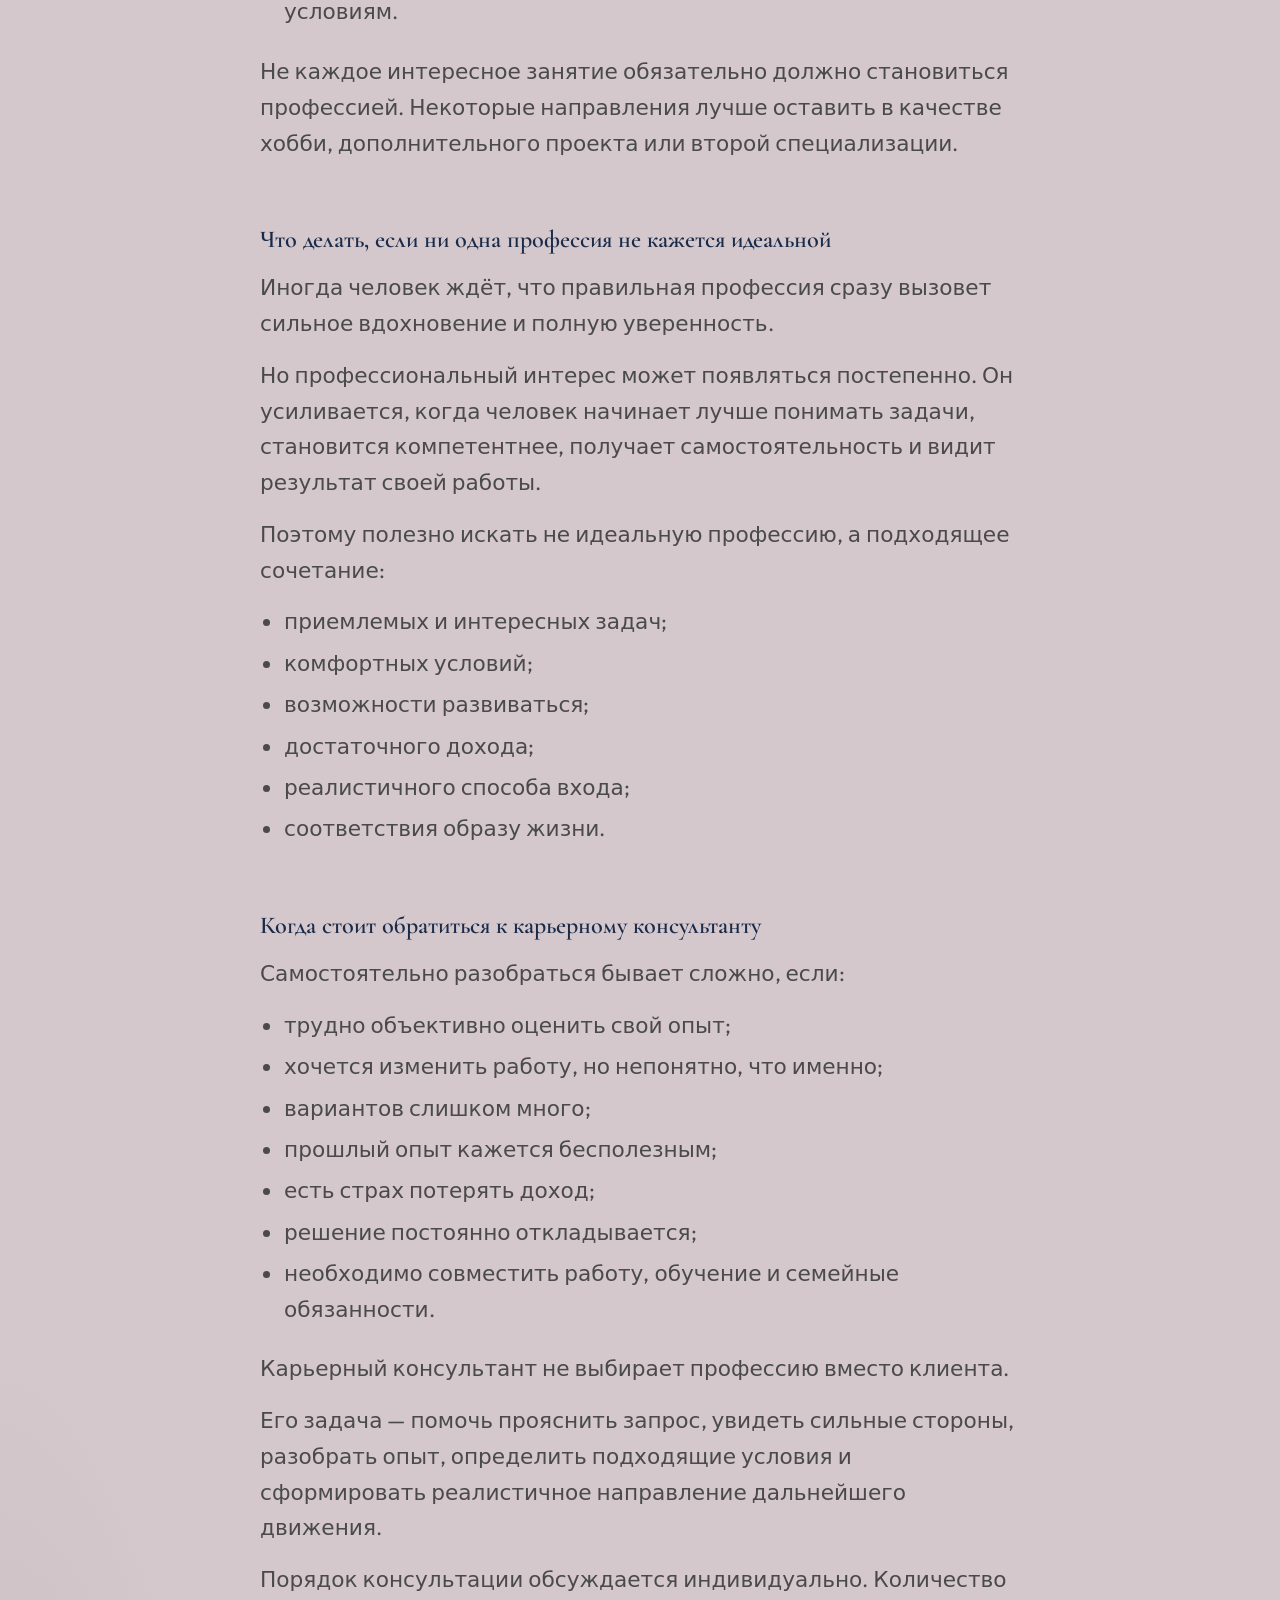
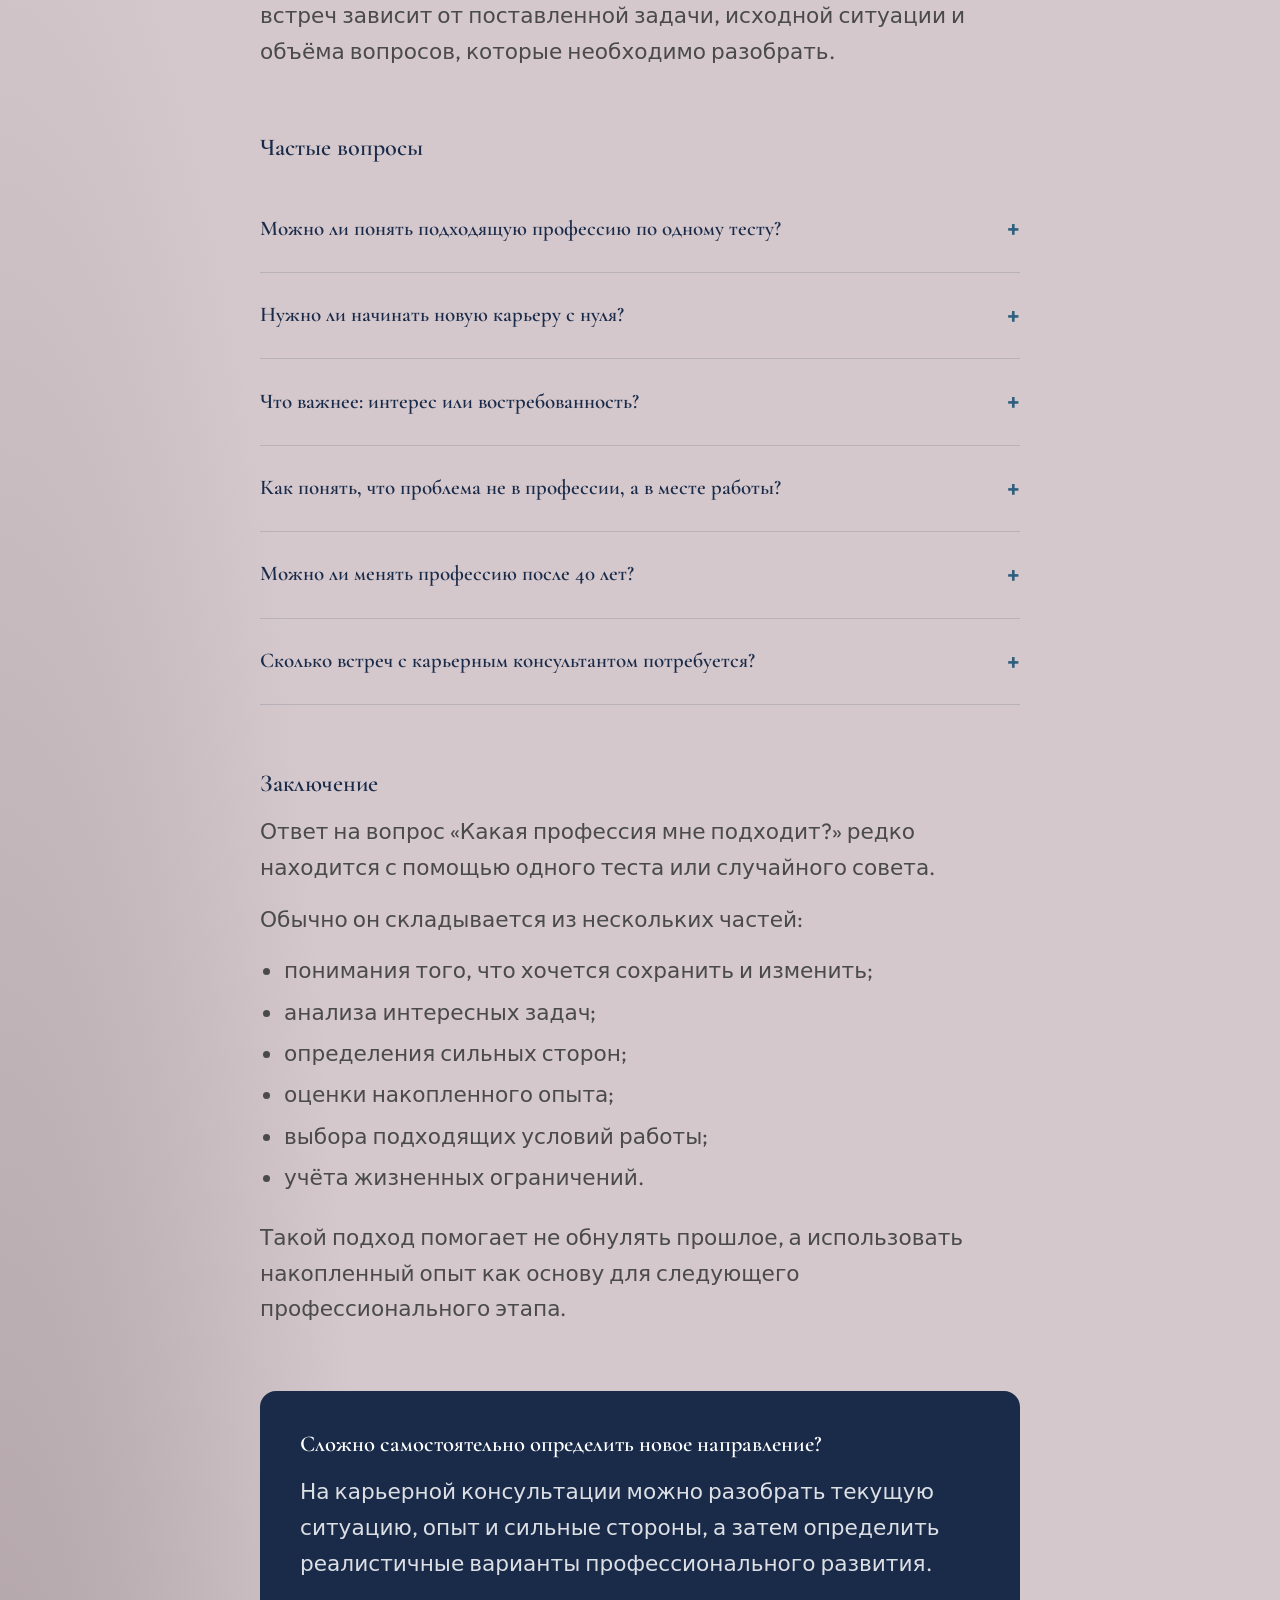
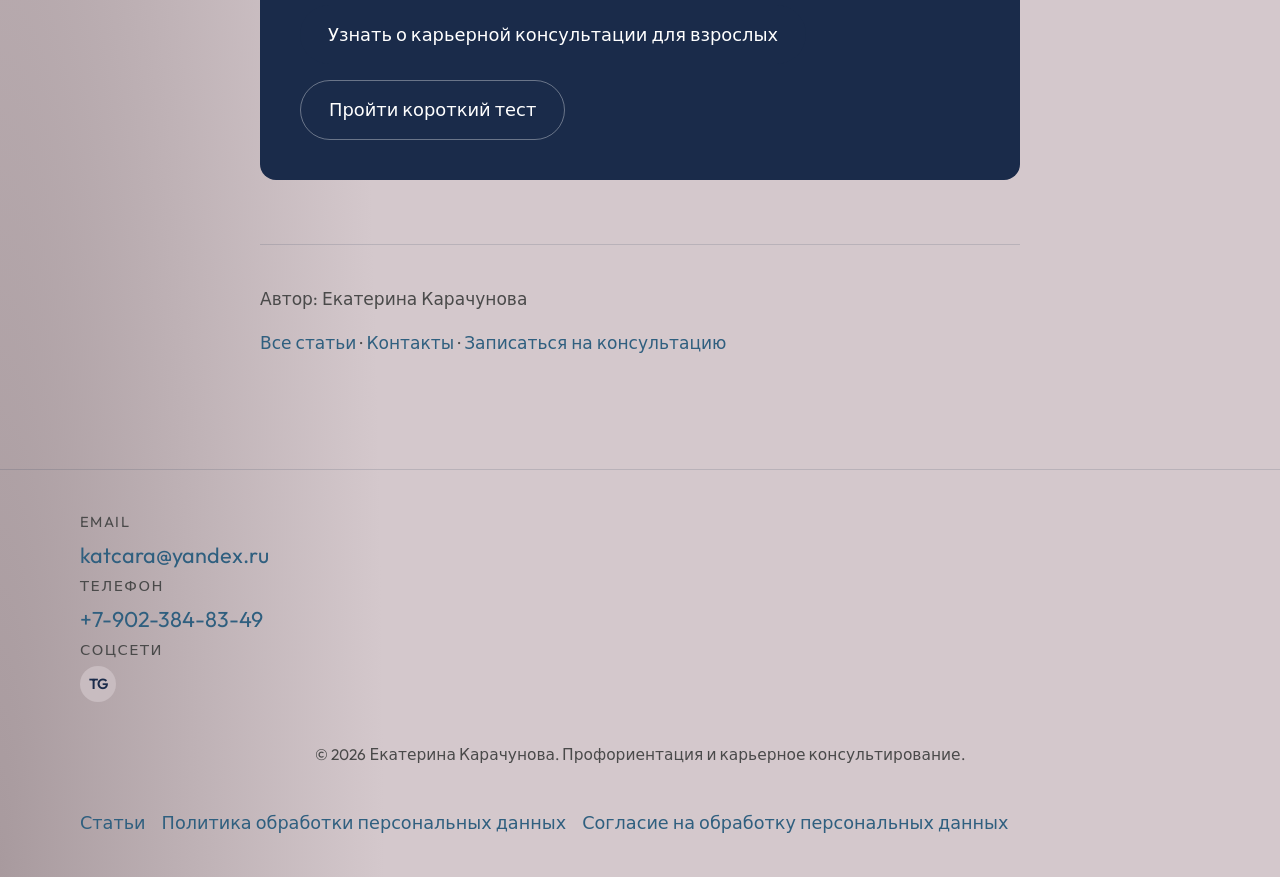
<file: articles/kakaya-professiya-mne-podhodit.html>
<!DOCTYPE html>
<html lang="ru">
<head>
  <meta charset="UTF-8">
  <meta name="viewport" content="width=device-width, initial-scale=1.0">
  <meta name="robots" content="index, follow, max-image-preview:large">
  <meta name="description" content="Понятный способ разобраться, какая профессия может вам подойти: анализ текущей ситуации, сильных сторон, опыта, условий работы и жизненных ограничений.">
  <title>Какая профессия мне подходит: как найти направление | Екатерина Карачунова</title>
  <link rel="canonical" href="https://ek-uprof.ru/articles/kakaya-professiya-mne-podhodit.html">
  <meta property="og:type" content="article">
  <meta property="og:locale" content="ru_RU">
  <meta property="og:title" content="Какая профессия мне подходит: как найти подходящее направление">
  <meta property="og:description" content="Понятный способ разобраться, какая профессия может вам подойти: анализ текущей ситуации, сильных сторон, опыта, условий работы и жизненных ограничений.">
  <meta property="og:url" content="https://ek-uprof.ru/articles/kakaya-professiya-mne-podhodit.html">
  <meta property="og:site_name" content="Екатерина Карачунова — профориентация">
  <meta property="og:image" content="https://ek-uprof.ru/images/articles/kakaya-professiya-mne-podhodit.jpg">
  <meta property="article:author" content="Екатерина Карачунова">
  <meta property="article:published_time" content="2026-08-05">
  <meta property="article:modified_time" content="2026-08-05">
  <meta name="twitter:card" content="summary_large_image">
  <meta name="twitter:title" content="Какая профессия мне подходит: как найти подходящее направление">
  <meta name="twitter:description" content="Понятный способ разобраться, какая профессия может вам подойти: анализ текущей ситуации, сильных сторон, опыта, условий работы и жизненных ограничений.">
  <meta name="twitter:image" content="https://ek-uprof.ru/images/articles/kakaya-professiya-mne-podhodit.jpg">
  <link rel="icon" href="../favicon.svg" type="image/svg+xml">
  <link rel="preconnect" href="https://fonts.googleapis.com">
  <link rel="preconnect" href="https://fonts.gstatic.com" crossorigin>
  <link href="https://fonts.googleapis.com/css2?family=Cormorant+Garamond:ital,wght@0,500;0,600;0,700;1,500&family=Outfit:wght@300;400;500;600&display=swap" rel="stylesheet">
  <link rel="stylesheet" href="../css/variables.css">
  <link rel="stylesheet" href="../css/main.css">
  <link rel="stylesheet" href="../css/responsive.css">
  <script type="application/ld+json">
  {
    "@context": "https://schema.org",
    "@type": "BlogPosting",
    "headline": "Какая профессия мне подходит: как найти подходящее направление",
    "description": "Понятный способ разобраться, какая профессия может вам подойти: анализ текущей ситуации, сильных сторон, опыта, условий работы и жизненных ограничений.",
    "mainEntityOfPage": {
      "@type": "WebPage",
      "@id": "https://ek-uprof.ru/articles/kakaya-professiya-mne-podhodit.html"
    },
    "datePublished": "2026-08-05",
    "dateModified": "2026-08-05",
    "inLanguage": "ru-RU",
    "image": "https://ek-uprof.ru/images/articles/kakaya-professiya-mne-podhodit.jpg",
    "author": {
      "@type": "Person",
      "name": "Екатерина Карачунова"
    },
    "publisher": {
      "@type": "Person",
      "name": "Екатерина Карачунова"
    },
    "articleSection": "Карьера взрослых"
  }
  </script>
  <script type="application/ld+json">
  {
    "@context": "https://schema.org",
    "@type": "BreadcrumbList",
    "itemListElement": [
      {
        "@type": "ListItem",
        "position": 1,
        "name": "Главная",
        "item": "https://ek-uprof.ru/"
      },
      {
        "@type": "ListItem",
        "position": 2,
        "name": "Статьи",
        "item": "https://ek-uprof.ru/articles.html"
      },
      {
        "@type": "ListItem",
        "position": 3,
        "name": "Какая профессия мне подходит"
      }
    ]
  }
  </script>
</head>
<body>
  <a class="skip-link" href="#main">Перейти к содержимому</a>

  <header class="header">
    <div class="container header__inner">
      <a class="logo" href="../index.html"><span data-site-full-name>Екатерина Карачунова</span><span class="logo__dot">.</span></a>
      <button type="button" class="nav-toggle-btn" data-nav-toggle aria-expanded="false" aria-controls="site-nav" aria-label="Открыть меню"><span></span><span></span><span></span></button>
      <nav class="nav" id="site-nav" data-site-nav aria-label="Основная навигация">
        <a href="../index.html#services">Услуги</a>
        <a href="../articles.html" aria-current="page">Статьи</a>
        <a href="../index.html#booking" class="nav__cta" data-analytics-cta="article_contact_click">Записаться</a>
      </nav>
    </div>
  </header>

  <main id="main" class="page-content section">
    <article class="container article-body">
      <nav aria-label="Хлебные крошки" class="article-breadcrumbs">
        <a href="../index.html">Главная</a> → <a href="../articles.html">Статьи</a> → <span>Какая профессия мне подходит</span>
      </nav>

      <header class="article-header">
        <span class="article-category">Карьера взрослых</span>
        <time class="article-date" datetime="2026-08-05">5 августа 2026</time>
        <h1>Какая профессия мне подходит: как найти подходящее направление</h1>
        <p class="article-lead">Понятный алгоритм для взрослых: как проанализировать текущую ситуацию, увидеть свои сильные стороны и опыт, а затем определить подходящее профессиональное направление.</p>
        <p class="article-author">Автор: <span data-site-full-name>Екатерина Карачунова</span></p>
      </header>

      <div class="article-content">
        <p>Вопрос «Какая профессия мне подходит?» возникает не только у школьников и студентов. Взрослый человек тоже может оказаться в ситуации, когда прежняя работа больше не устраивает, привычные задачи не вызывают интереса или хочется использовать накопленный опыт по-другому.</p>

        <p>Причины бывают разными. Кто-то устал от конкретного места работы. Кто-то не видит возможностей для развития. Кто-то понимает, что профессия была выбрана много лет назад под влиянием обстоятельств, родителей или случайной возможности. Иногда меняются жизненные приоритеты, семейная ситуация, место жительства или представление о подходящем образе жизни.</p>

        <p>В такой момент легко решить, что нужно полностью отказаться от прошлого и начать всё с нуля. Но резкие решения не всегда необходимы. Часто полезнее сначала разобраться, что именно не устраивает, какие навыки уже накоплены и в каких условиях человеку действительно комфортно работать.</p>

        <p>Подходящее профессиональное направление обычно находится не с помощью одного теста и не благодаря внезапному озарению. Оно складывается из понимания себя, своего опыта, сильных сторон, реальных ограничений и возможностей.</p>

        <figure class="article-figure">
          <img
            src="../images/articles/kakaya-professiya-mne-podhodit.jpg"
            alt="Взрослый человек анализирует варианты профессионального развития"
            width="1024"
            height="576"
            loading="lazy"
          >
          <figcaption>Подходящее направление складывается из анализа ситуации, опыта, сильных сторон и реальных условий работы.</figcaption>
        </figure>

        <h2>Почему трудно понять, какая профессия подходит</h2>
        <p>Даже человеку с большим опытом бывает сложно объективно оценить себя и увидеть подходящие варианты.</p>

        <h3>Мы привыкаем к собственным навыкам</h3>
        <p>То, что человек умеет хорошо, со временем начинает казаться ему обычным и незначительным. Он может не замечать ценности навыков, которые регулярно использует в работе и повседневной жизни.</p>
        <p>Умение договариваться, организовывать людей, видеть риски, разбираться в документах, объяснять сложное простыми словами или сохранять спокойствие в напряжённой ситуации может быть важной профессиональной основой.</p>

        <h3>Название профессии не всегда объясняет содержание работы</h3>
        <p>Одинаковые названия должностей в разных компаниях могут означать совершенно разные обязанности.</p>
        <p>Менеджер проекта в строительстве, образовании, рекламе и информационных технологиях работает в разных условиях и решает разные задачи. Поэтому выбирать нужно не только название профессии, но и реальное содержание работы.</p>
        <p>Важно учитывать:</p>
        <ul>
          <li>ежедневные задачи;</li>
          <li>уровень ответственности;</li>
          <li>формат общения;</li>
          <li>рабочую среду;</li>
          <li>степень самостоятельности;</li>
          <li>темп работы;</li>
          <li>возможность развития.</li>
        </ul>

        <h3>Хочется найти один правильный ответ</h3>
        <p>Многие люди ожидают, что существует одна идеальная профессия, которая полностью соответствует их способностям и интересам.</p>
        <p>На практике человеку могут подходить несколько направлений. Они могут отличаться сферой, форматом занятости и уровнем ответственности, но при этом опираться на одни и те же сильные стороны.</p>
        <p>Поэтому полезнее искать не единственный правильный ответ, а несколько реалистичных вариантов.</p>

        <h3>Причина недовольства может быть не в профессии</h3>
        <p>Иногда человек хочет полностью сменить сферу, хотя его не устраивает конкретный работодатель, руководитель, график, уровень оплаты или отсутствие развития.</p>
        <p>В таком случае может потребоваться не новая профессия, а другое место работы, смежная должность, новая специализация или изменение формата занятости.</p>

        <h2>Шаг 1. Определите, что именно вас не устраивает</h2>
        <p>Начните не с поиска новой профессии, а с анализа текущей ситуации.</p>

        <h3>Что я хочу сохранить</h3>
        <p>Важно понять, какие части нынешнего профессионального опыта остаются для вас ценными. Это могут быть привычный уровень самостоятельности, рабочие связи, знания отрасли, формат занятости, уровень дохода или определённые виды задач.</p>

        <h3>Что я хочу изменить</h3>
        <p>Отдельно стоит определить, что именно больше не подходит. Это может быть содержание работы, график, постоянная нагрузка, отсутствие роста, низкая самостоятельность, необходимость много общаться или, наоборот, недостаток взаимодействия с людьми.</p>
        <p>Такой анализ помогает увидеть, требуется ли полная смена профессии или достаточно изменить отдельные элементы профессиональной жизни.</p>

        <h2>Шаг 2. Проанализируйте задачи, которые вам нравятся</h2>
        <p>Начинать лучше не со списка профессий, а с конкретных действий.</p>
        <p>Обратите внимание на те задачи, которые вызывают интерес, ощущение вовлечённости или удовлетворение от результата. Это могут быть анализ информации, организация процессов, обучение, переговоры, создание новых решений, работа с документами, консультирование, контроль качества или практическая работа.</p>
        <p>Полезно учитывать не только официальную работу, но и собственные проекты, обучение, помощь другим людям, временную занятость и повседневные задачи.</p>
        <p>Иногда подходящее профессиональное направление становится заметным именно через повторяющиеся виды деятельности, а не через название должности.</p>

        <h2>Шаг 3. Выделите сильные стороны</h2>
        <p>Сильная сторона — это не обязательно редкий талант. Это может быть сочетание способностей, накопленного опыта, привычного способа мышления и поведения в сложных ситуациях.</p>
        <p>Один человек быстро видит общую картину. Другой замечает детали. Третий хорошо выстраивает отношения. Четвёртый умеет доводить дело до результата. Пятый сохраняет порядок в сложном процессе.</p>
        <p>Сильные стороны полезно рассматривать не отдельно, а в связи с конкретными рабочими задачами. Один и тот же навык может быть востребован в разных профессиях и отраслях.</p>

        <h2>Шаг 4. Разберите накопленный опыт</h2>
        <p>При смене направления взрослому человеку редко приходится начинать полностью с нуля. Даже если меняется сфера, часть опыта обычно сохраняет ценность.</p>

        <h3>Отраслевой опыт</h3>
        <p>Это знание конкретной сферы: её правил, клиентов, процессов, документов, типичных задач и особенностей рынка.</p>

        <h3>Функциональный опыт</h3>
        <p>Это профессиональные действия, которые человек умеет выполнять независимо от отрасли. Например, управление, обучение, продажи, аналитика, планирование, работа с клиентами или организация процессов.</p>

        <h3>Переносимые навыки</h3>
        <p>Это навыки, которые можно применять в разных сферах: коммуникация, критическое мышление, принятие решений, работа с информацией, самоорганизация, переговоры и умение осваивать новое.</p>
        <p>Разделение опыта на эти части помогает увидеть, что уже можно использовать в новом направлении, а чему действительно потребуется научиться.</p>

        <h2>Шаг 5. Определите подходящие условия работы</h2>
        <p>Даже интересная профессия может не подойти, если её реальные условия противоречат потребностям человека.</p>

        <h3>Люди или самостоятельная работа</h3>
        <p>Одним важно постоянное взаимодействие, другим комфортнее сосредоточенно работать самостоятельно. Некоторые предпочитают сочетание этих форматов.</p>

        <h3>Стабильность или разнообразие</h3>
        <p>Кому-то подходят понятные процессы и предсказуемый ритм. Другому необходимы новые задачи, изменения и проектная работа.</p>

        <h3>Управление или экспертная роль</h3>
        <p>Один человек хочет отвечать за общий результат и координировать других. Другому ближе развитие в качестве специалиста без управления командой.</p>

        <h3>Найм или самостоятельная практика</h3>
        <p>Работа в организации, проектная занятость, частная практика и собственный бизнес требуют разной готовности к риску, продажам, ответственности и самостоятельности.</p>

        <h3>Формат и график</h3>
        <p>Офис, удалённая работа, выезды, гибкое расписание и фиксированный график по-разному влияют на образ жизни. Эти условия важно учитывать заранее.</p>

        <h2>Шаг 6. Зафиксируйте ограничения</h2>
        <p>Карьерный выбор должен учитывать не только интерес, но и реальные обстоятельства.</p>
        <p>Ограничения могут быть связаны с доходом, временем на обучение, семейными обязанностями, местом проживания, состоянием здоровья, готовностью к переезду и допустимым уровнем риска.</p>
        <p>Это не означает, что от нового направления нужно отказаться. Ограничения помогают выбрать реалистичный способ перехода: постепенное обучение, смежную роль, частичную занятость или сохранение основной работы на время подготовки.</p>

        <h2>Как использовать тесты на профессию</h2>
        <p>Профориентационные тесты могут помочь увидеть предпочитаемые виды деятельности, интересы и возможные направления.</p>
        <p>Но тест не знает всей жизненной ситуации человека. Он не учитывает полностью накопленный опыт, финансовые обязательства, готовность учиться, особенности рынка и реальные условия конкретной работы.</p>
        <p>Поэтому результат теста лучше воспринимать как ориентир, а не как окончательное решение.</p>
        <p>Например, аналитический профиль не означает, что человеку подходит только должность аналитика. Аналитические задачи встречаются в управлении, финансах, маркетинге, строительстве, логистике, юриспруденции, образовании и других сферах.</p>
        <p>Важен не только тип способностей, но и то, где и в каком формате человек хочет их использовать.</p>

        <h2>Что делать, если подходящих направлений слишком много</h2>
        <p>Большое количество интересных вариантов может затруднять выбор не меньше, чем их отсутствие.</p>
        <p>В такой ситуации полезно обращать внимание на три вещи:</p>
        <ul>
          <li>какие задачи хочется выполнять регулярно;</li>
          <li>в каком направлении есть готовность развиваться;</li>
          <li>какие варианты соответствуют реальным жизненным условиям.</li>
        </ul>
        <p>Не каждое интересное занятие обязательно должно становиться профессией. Некоторые направления лучше оставить в качестве хобби, дополнительного проекта или второй специализации.</p>

        <h2>Что делать, если ни одна профессия не кажется идеальной</h2>
        <p>Иногда человек ждёт, что правильная профессия сразу вызовет сильное вдохновение и полную уверенность.</p>
        <p>Но профессиональный интерес может появляться постепенно. Он усиливается, когда человек начинает лучше понимать задачи, становится компетентнее, получает самостоятельность и видит результат своей работы.</p>
        <p>Поэтому полезно искать не идеальную профессию, а подходящее сочетание:</p>
        <ul>
          <li>приемлемых и интересных задач;</li>
          <li>комфортных условий;</li>
          <li>возможности развиваться;</li>
          <li>достаточного дохода;</li>
          <li>реалистичного способа входа;</li>
          <li>соответствия образу жизни.</li>
        </ul>

        <h2>Когда стоит обратиться к карьерному консультанту</h2>
        <p>Самостоятельно разобраться бывает сложно, если:</p>
        <ul>
          <li>трудно объективно оценить свой опыт;</li>
          <li>хочется изменить работу, но непонятно, что именно;</li>
          <li>вариантов слишком много;</li>
          <li>прошлый опыт кажется бесполезным;</li>
          <li>есть страх потерять доход;</li>
          <li>решение постоянно откладывается;</li>
          <li>необходимо совместить работу, обучение и семейные обязанности.</li>
        </ul>
        <p>Карьерный консультант не выбирает профессию вместо клиента.</p>
        <p>Его задача — помочь прояснить запрос, увидеть сильные стороны, разобрать опыт, определить подходящие условия и сформировать реалистичное направление дальнейшего движения.</p>
        <p>Порядок консультации обсуждается индивидуально. Количество встреч зависит от поставленной задачи, исходной ситуации и объёма вопросов, которые необходимо разобрать.</p>

        <h2>Частые вопросы</h2>
        <div class="article-faq">
          <details class="faq__item">
            <summary>Можно ли понять подходящую профессию по одному тесту?</summary>
            <p>Нет. Тест может подсказать возможные интересы и типы задач, но не учитывает полностью жизненные обстоятельства, опыт, ограничения и ситуацию на рынке.</p>
          </details>
          <details class="faq__item">
            <summary>Нужно ли начинать новую карьеру с нуля?</summary>
            <p>Не всегда. При переходе в другую сферу часто сохраняют ценность отраслевые знания, управленческий опыт, переговоры, аналитика, работа с клиентами и другие навыки.</p>
          </details>
          <details class="faq__item">
            <summary>Что важнее: интерес или востребованность?</summary>
            <p>Ориентироваться только на один фактор рискованно. Полезно учитывать и интерес к задачам, и реальные возможности применения навыков.</p>
          </details>
          <details class="faq__item">
            <summary>Как понять, что проблема не в профессии, а в месте работы?</summary>
            <p>Нужно отдельно оценить содержание работы и условия конкретного работодателя. Иногда смены компании, руководителя, графика или роли достаточно, чтобы ситуация заметно изменилась.</p>
          </details>
          <details class="faq__item">
            <summary>Можно ли менять профессию после 40 лет?</summary>
            <p>Возраст сам по себе не исключает смену направления. Но особенно важно учитывать накопленный опыт, финансовые обязательства, необходимое обучение и реалистичный способ перехода.</p>
          </details>
          <details class="faq__item">
            <summary>Сколько встреч с карьерным консультантом потребуется?</summary>
            <p>Количество встреч определяется индивидуально. Оно зависит от запроса, сложности ситуации и объёма работы.</p>
          </details>
        </div>

        <h2>Заключение</h2>
        <p>Ответ на вопрос «Какая профессия мне подходит?» редко находится с помощью одного теста или случайного совета.</p>
        <p>Обычно он складывается из нескольких частей:</p>
        <ul>
          <li>понимания того, что хочется сохранить и изменить;</li>
          <li>анализа интересных задач;</li>
          <li>определения сильных сторон;</li>
          <li>оценки накопленного опыта;</li>
          <li>выбора подходящих условий работы;</li>
          <li>учёта жизненных ограничений.</li>
        </ul>
        <p>Такой подход помогает не обнулять прошлое, а использовать накопленный опыт как основу для следующего профессионального этапа.</p>
      </div>

      <aside class="article-cta">
        <h2>Сложно самостоятельно определить новое направление?</h2>
        <p>На карьерной консультации можно разобрать текущую ситуацию, опыт и сильные стороны, а затем определить реалистичные варианты профессионального развития.</p>
        <div class="article-cta__actions">
          <a href="../karernaya-konsultaciya.html" class="btn btn--primary" data-analytics-cta="article_service_click">Узнать о карьерной консультации для взрослых</a>
          <a href="../index.html#quiz" class="btn btn--ghost" data-analytics-cta="article_quiz_click">Пройти короткий тест</a>
        </div>
      </aside>

      <footer class="article-footer">
        <p>Автор: <span data-site-full-name>Екатерина Карачунова</span></p>
        <p>
          <a href="../articles.html">Все статьи</a> ·
          <a href="../index.html#contacts" data-analytics-cta="article_contact_click">Контакты</a> ·
          <a href="../index.html#booking" data-analytics-cta="article_contact_click">Записаться на консультацию</a>
        </p>
      </footer>
    </article>
  </main>

  <section class="section contacts" id="contacts" aria-labelledby="page-contacts-title">
    <div class="container contacts__inner">
      <h2 id="page-contacts-title" class="visually-hidden">Контакты</h2>
      <div data-contacts-list></div>
      <p class="contacts__copy">© 2026 <span data-site-full-name>Екатерина Карачунова</span>. Профориентация и карьерное консультирование.</p>
      <nav class="footer-legal" aria-label="Юридическая информация">
        <a href="../articles.html">Статьи</a>
        <a href="../privacy.html">Политика обработки персональных данных</a>
        <a href="../consent.html">Согласие на обработку персональных данных</a>
      </nav>
    </div>
  </section>

  <a href="#main" class="back-top" aria-label="Наверх">↑</a>

  <script src="../js/site-config.js" defer></script>
  <script src="../js/analytics.js" defer></script>
  <script src="../js/main.js" defer></script>
</body>
</html>
</file>
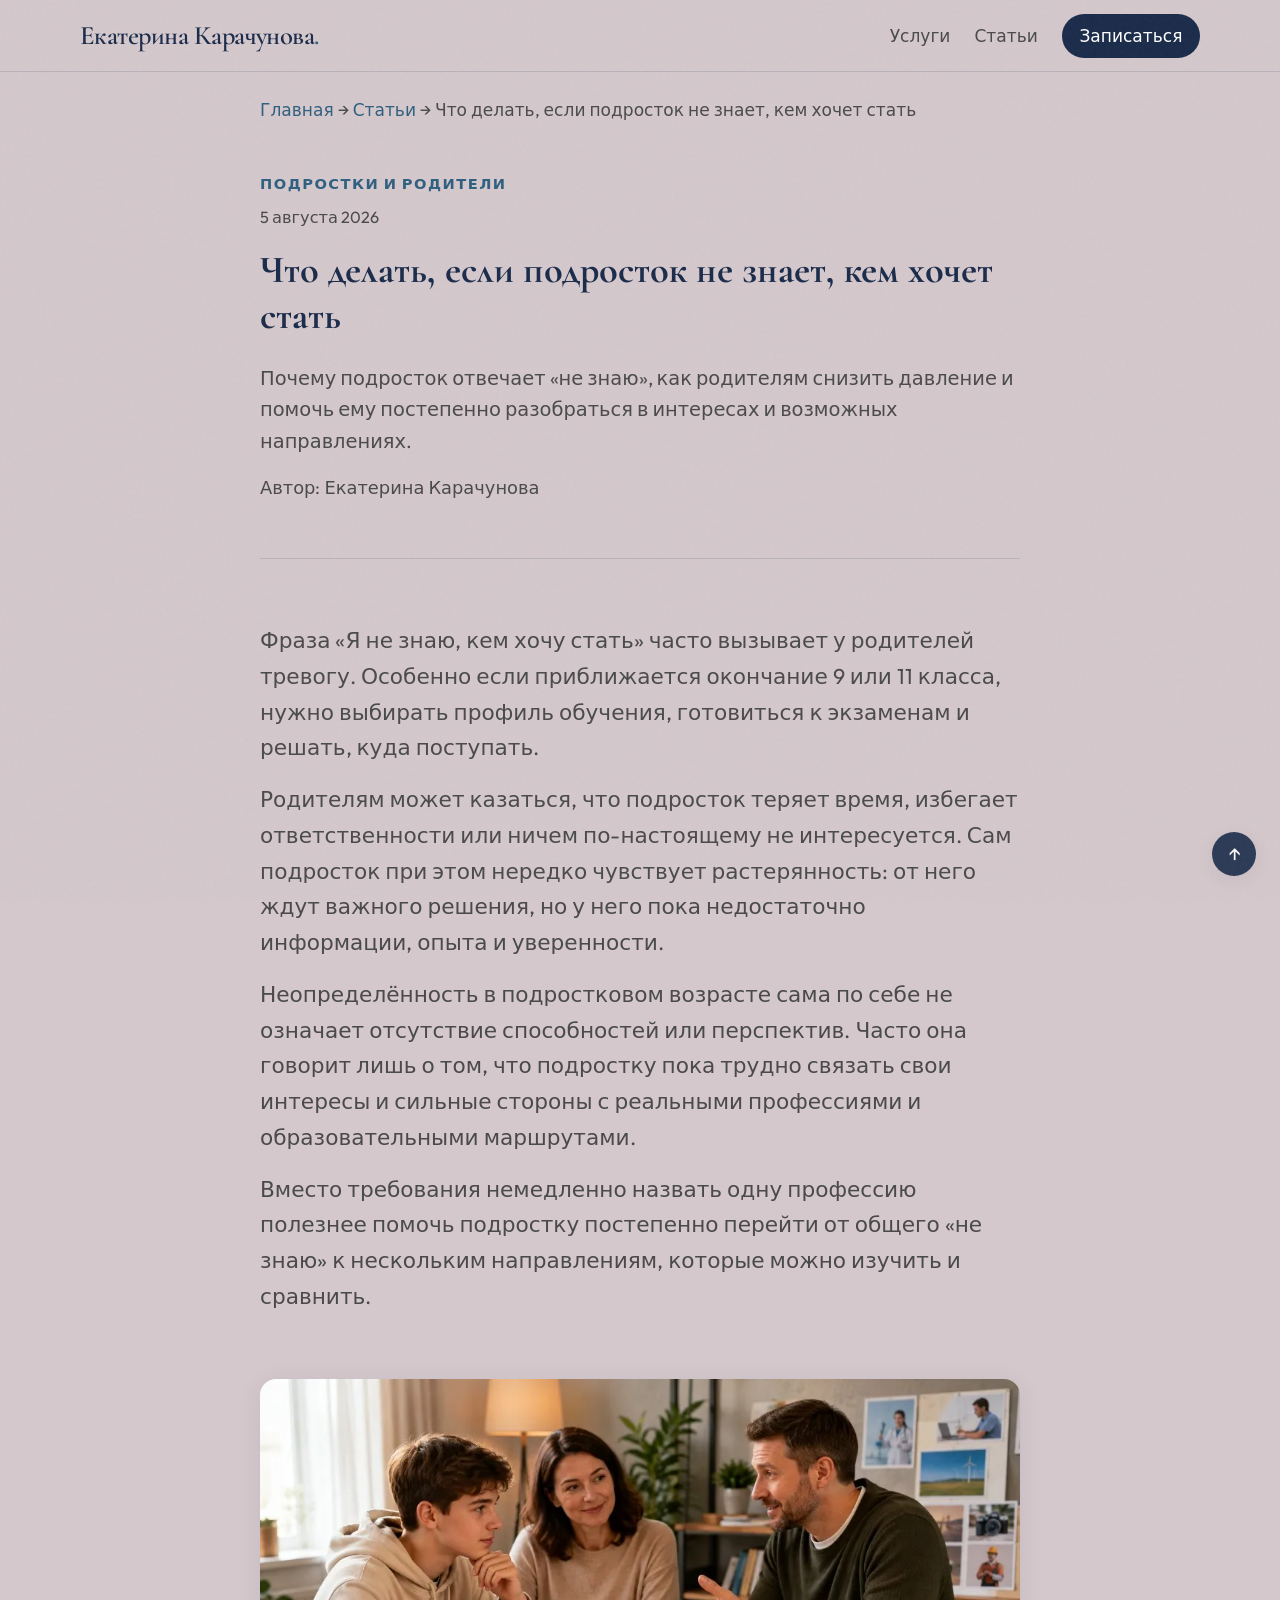
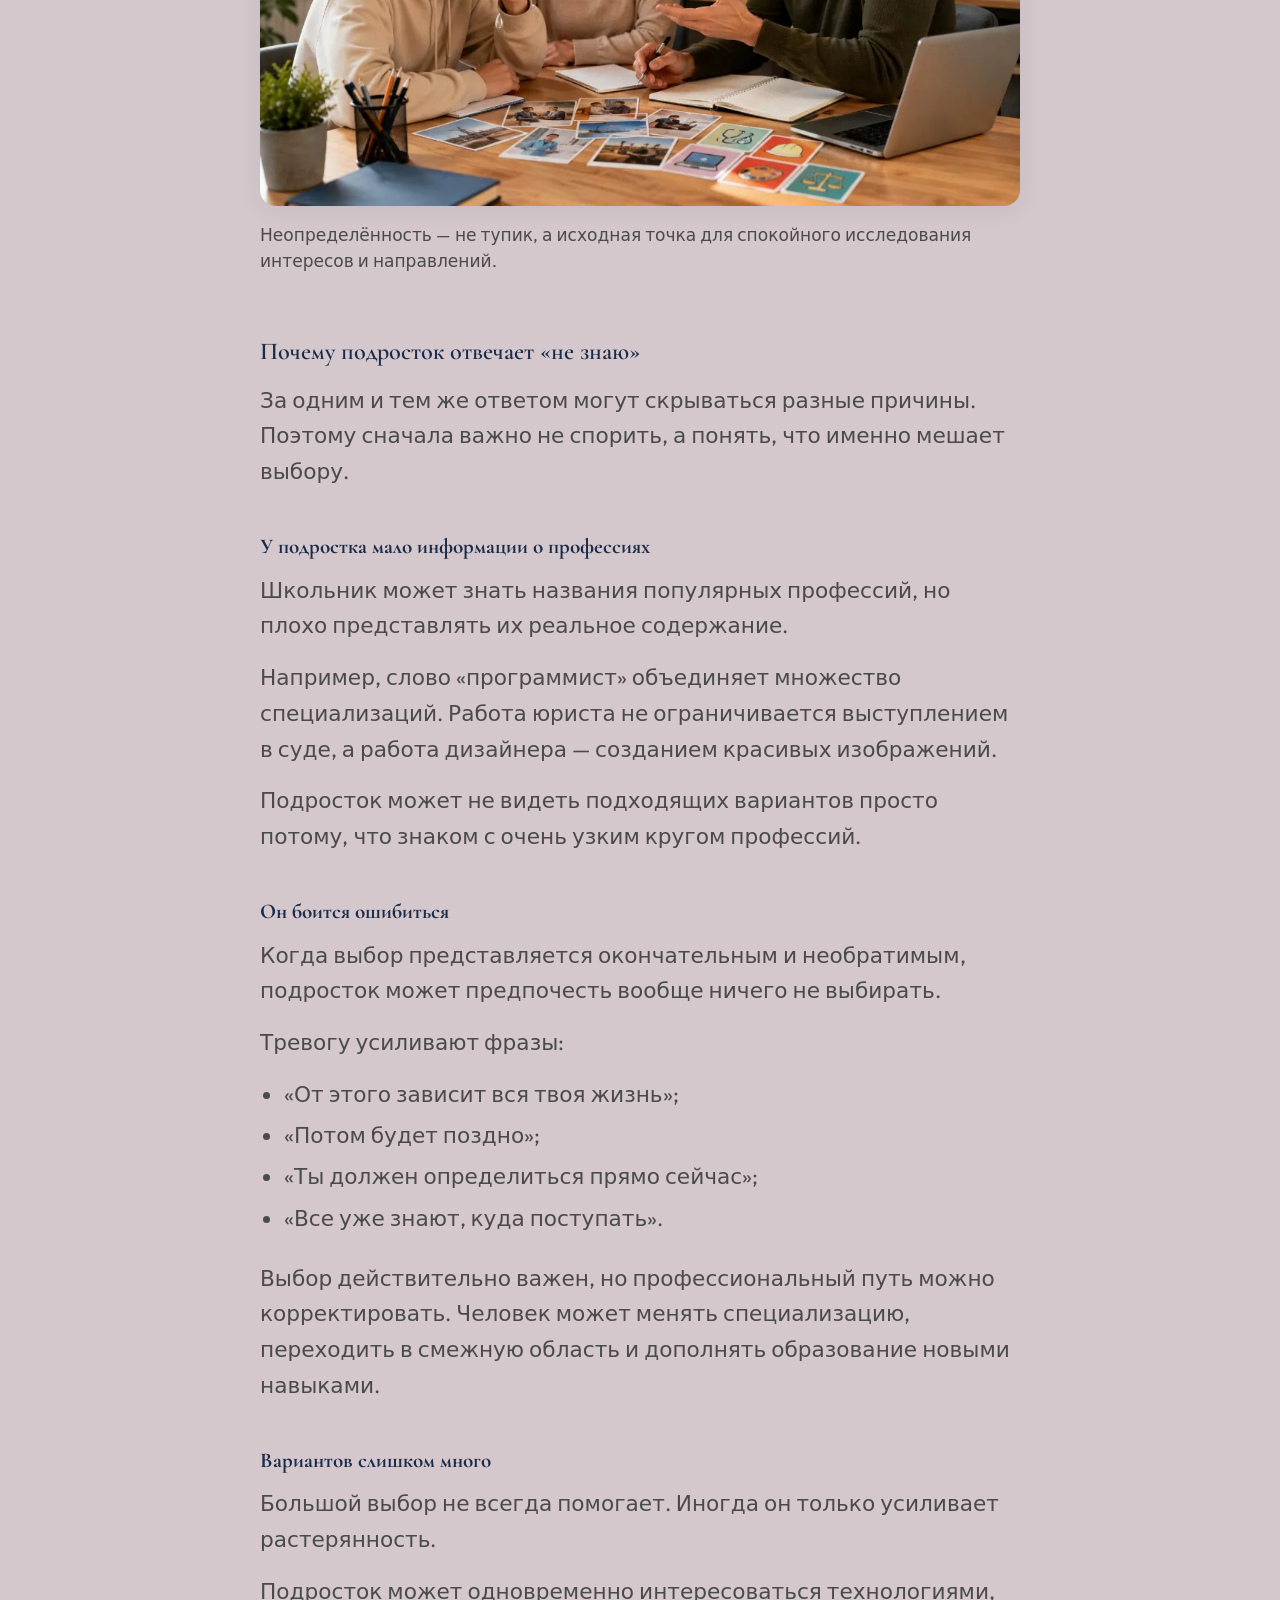
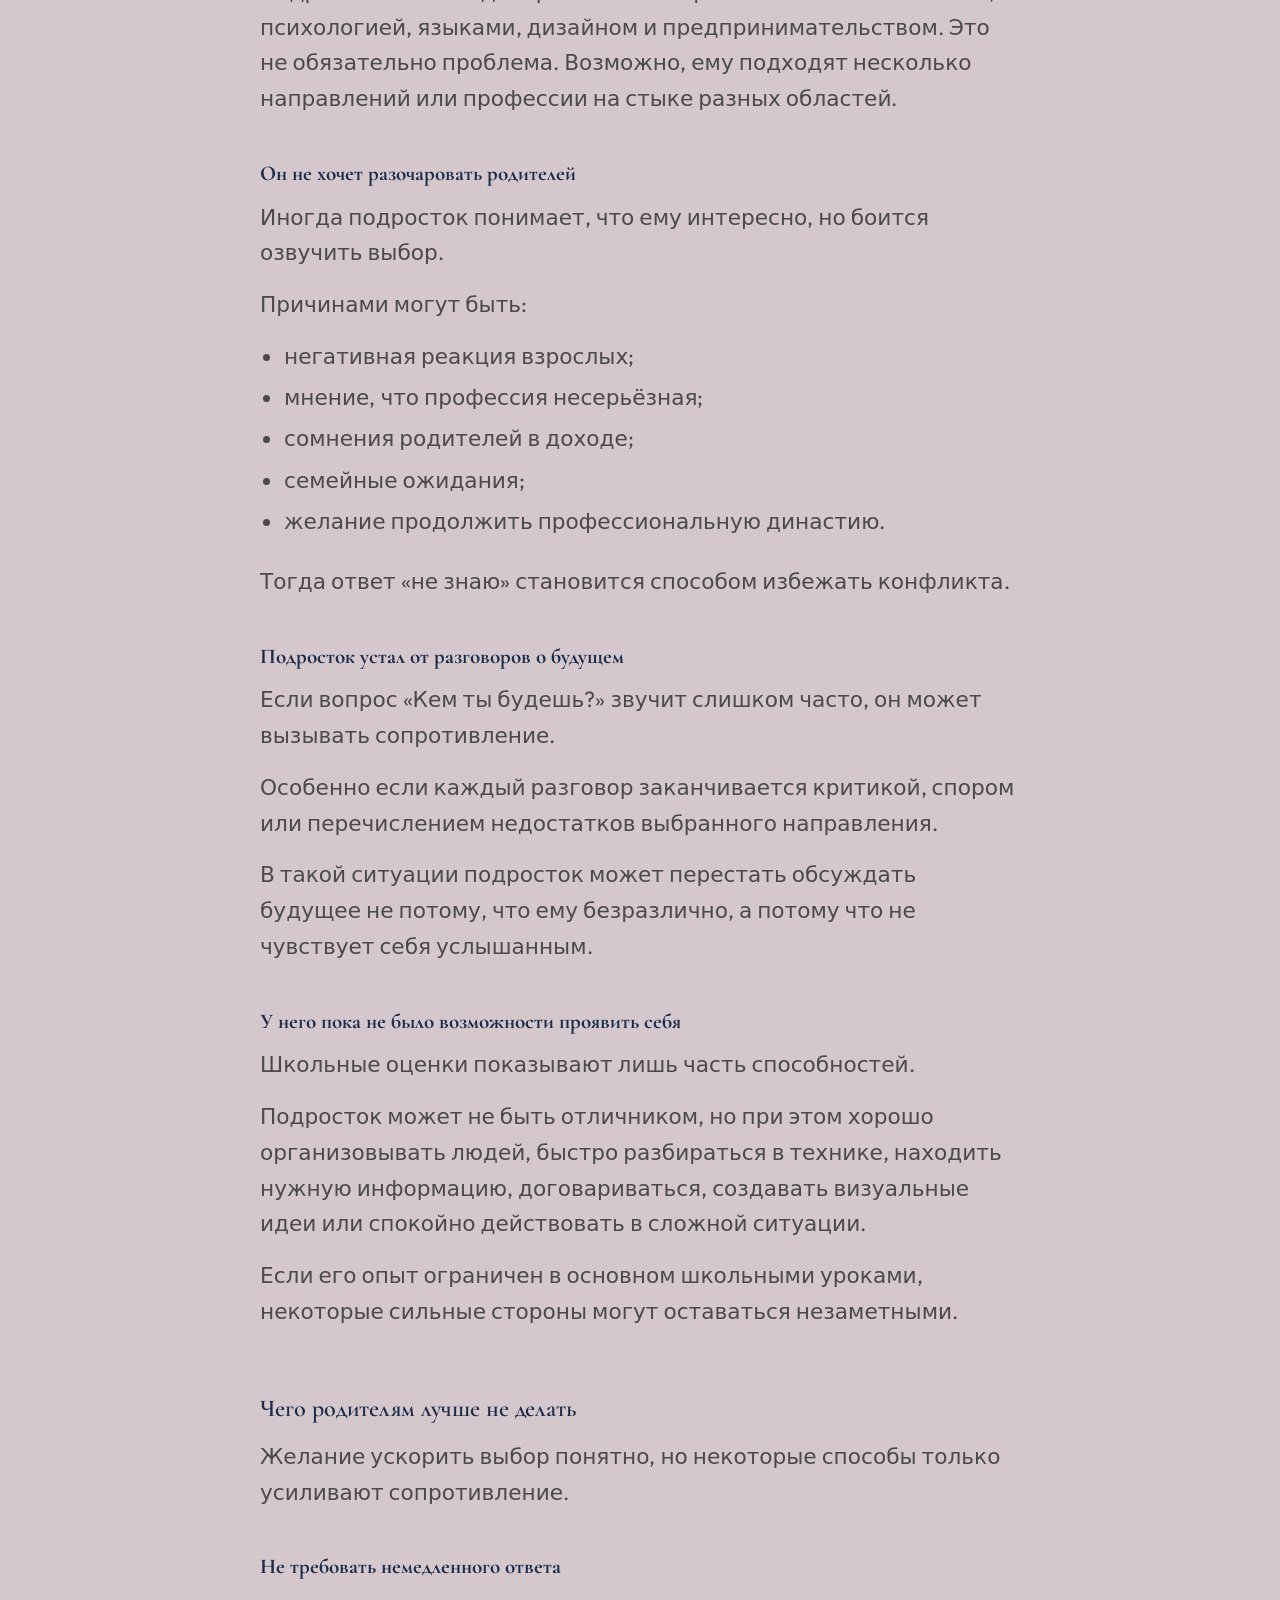
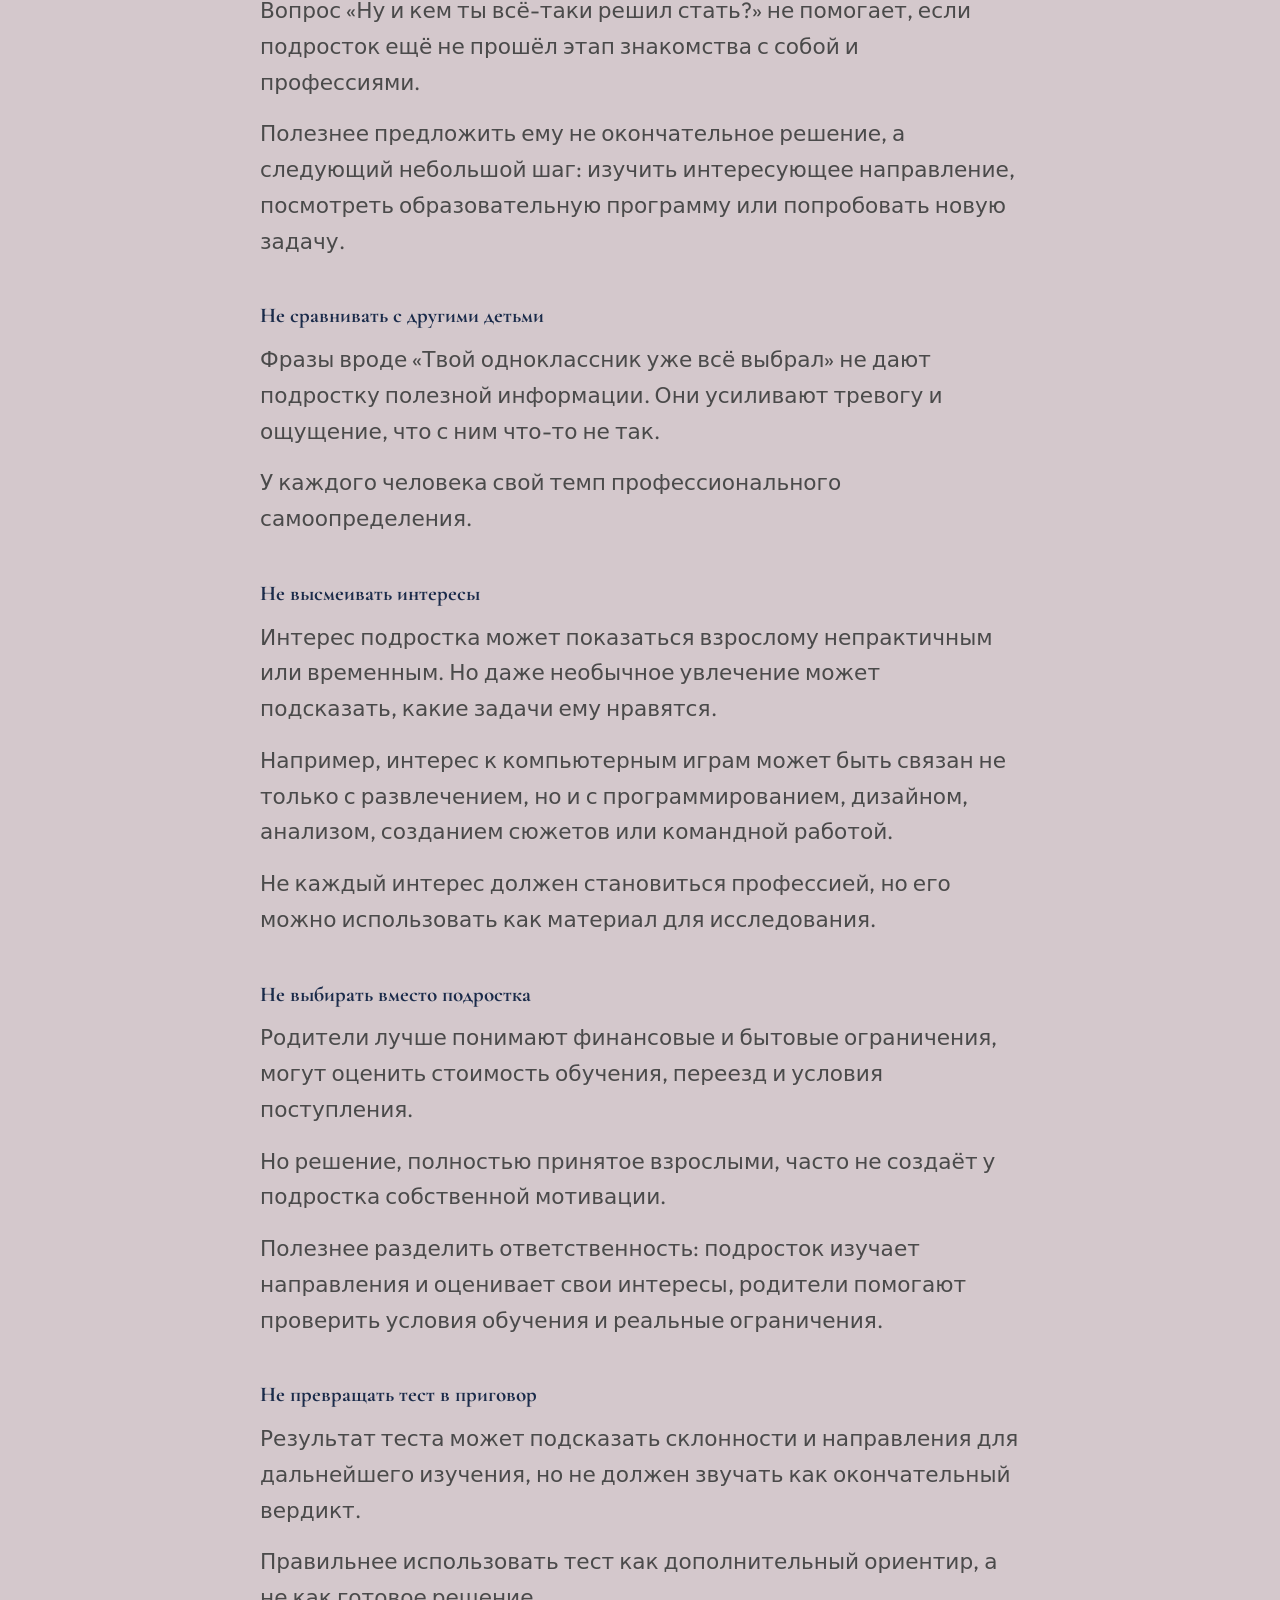
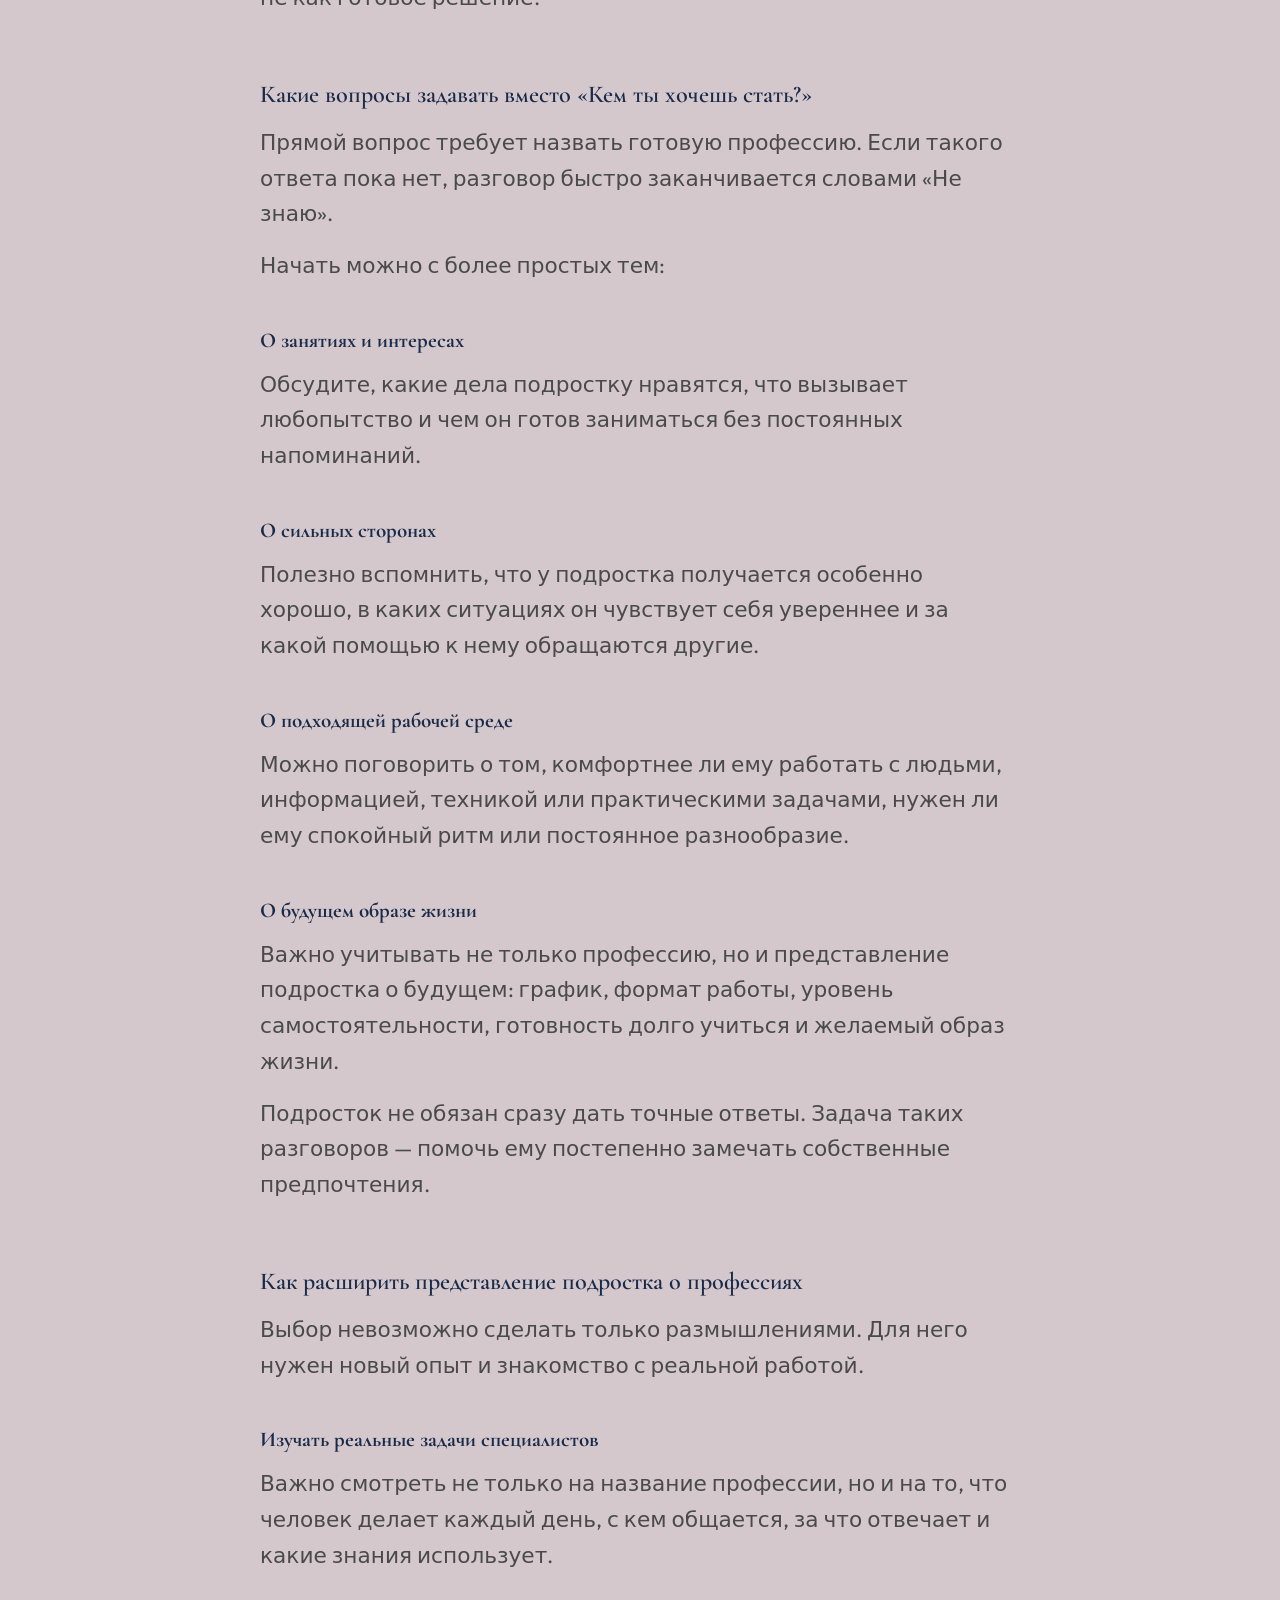
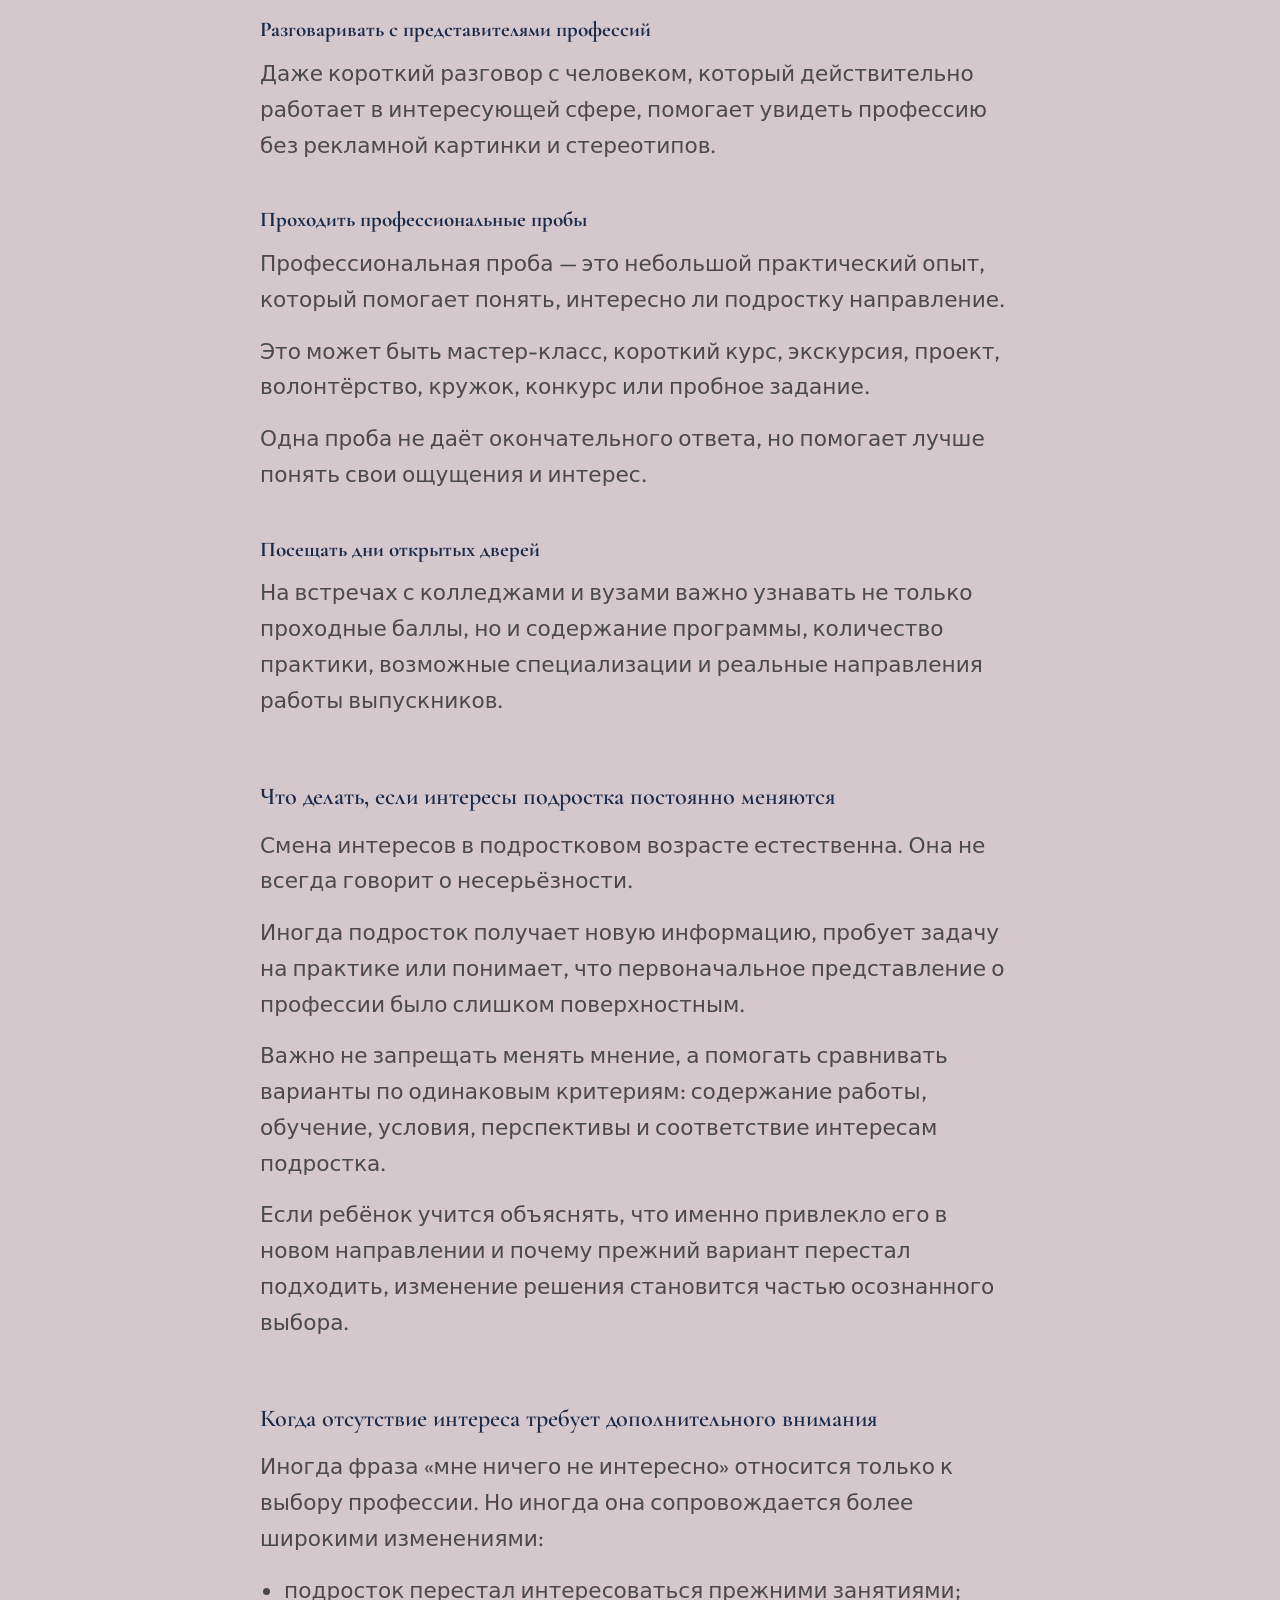
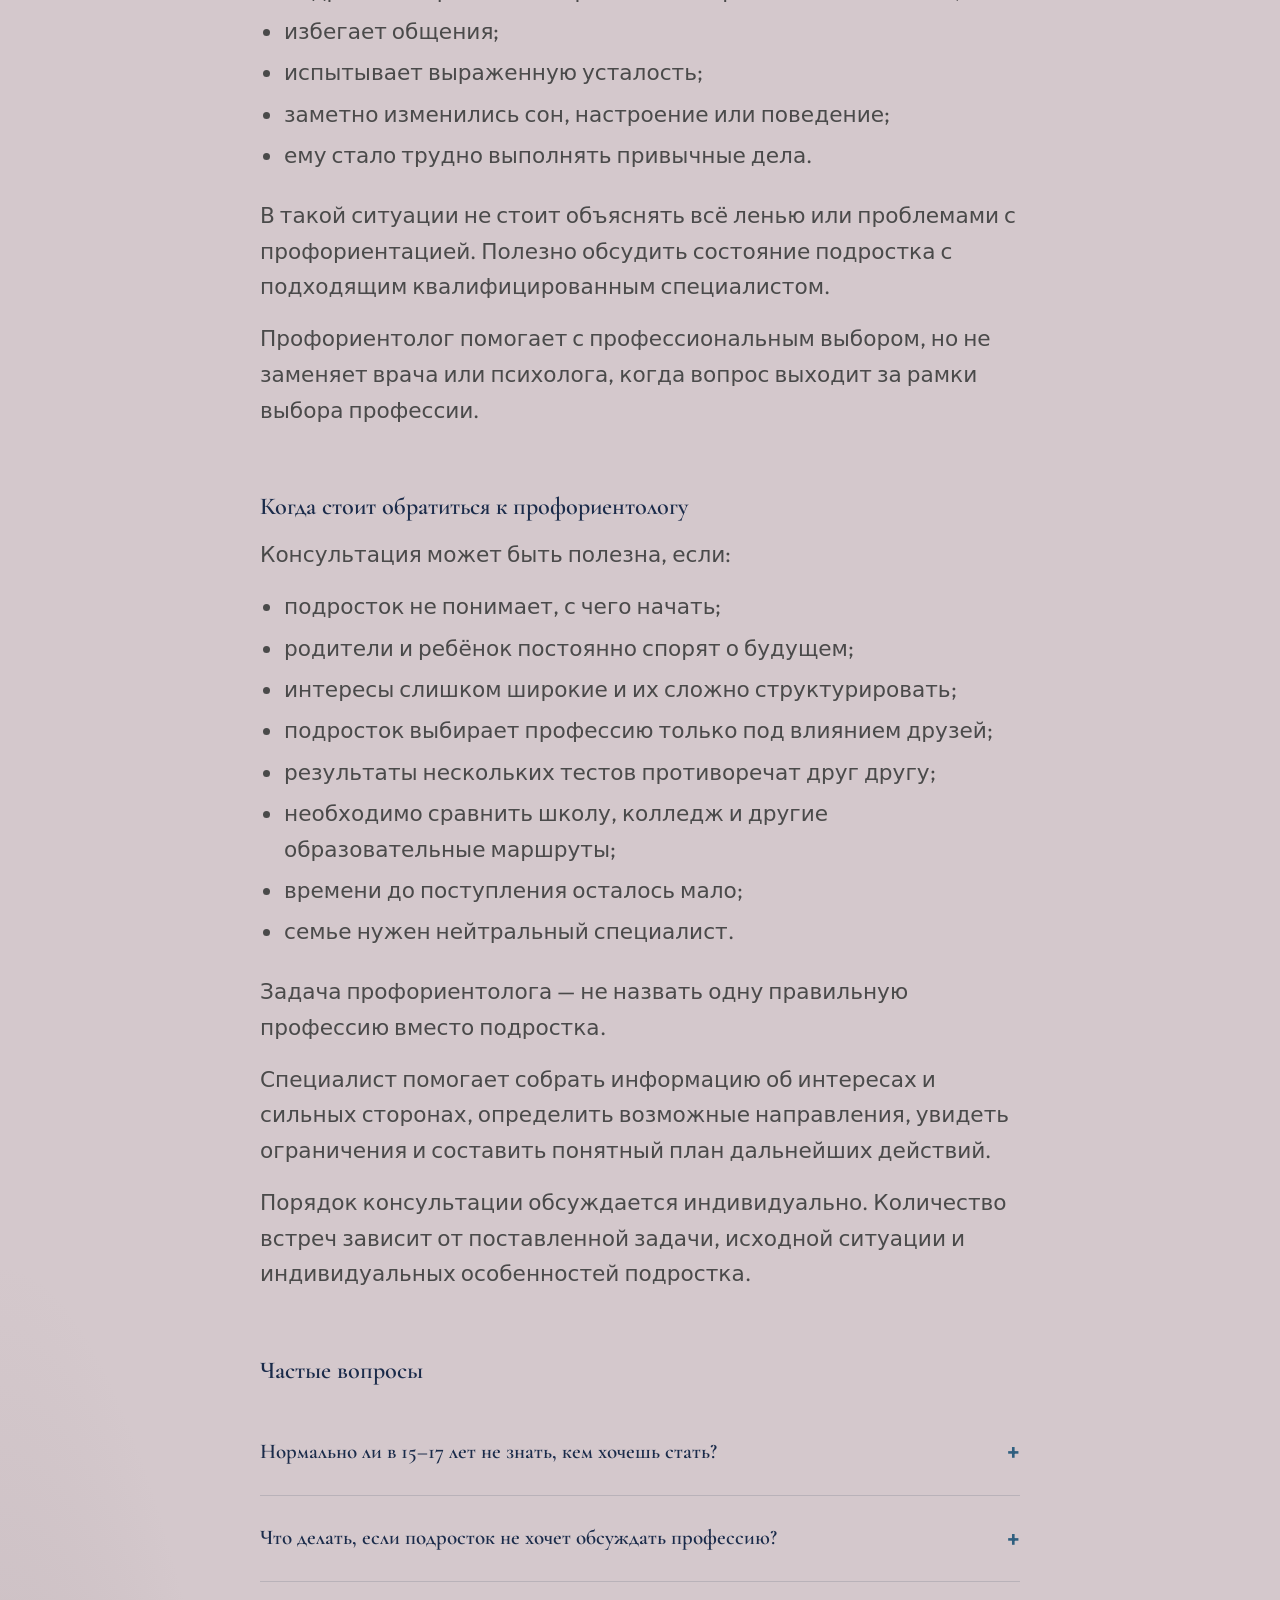
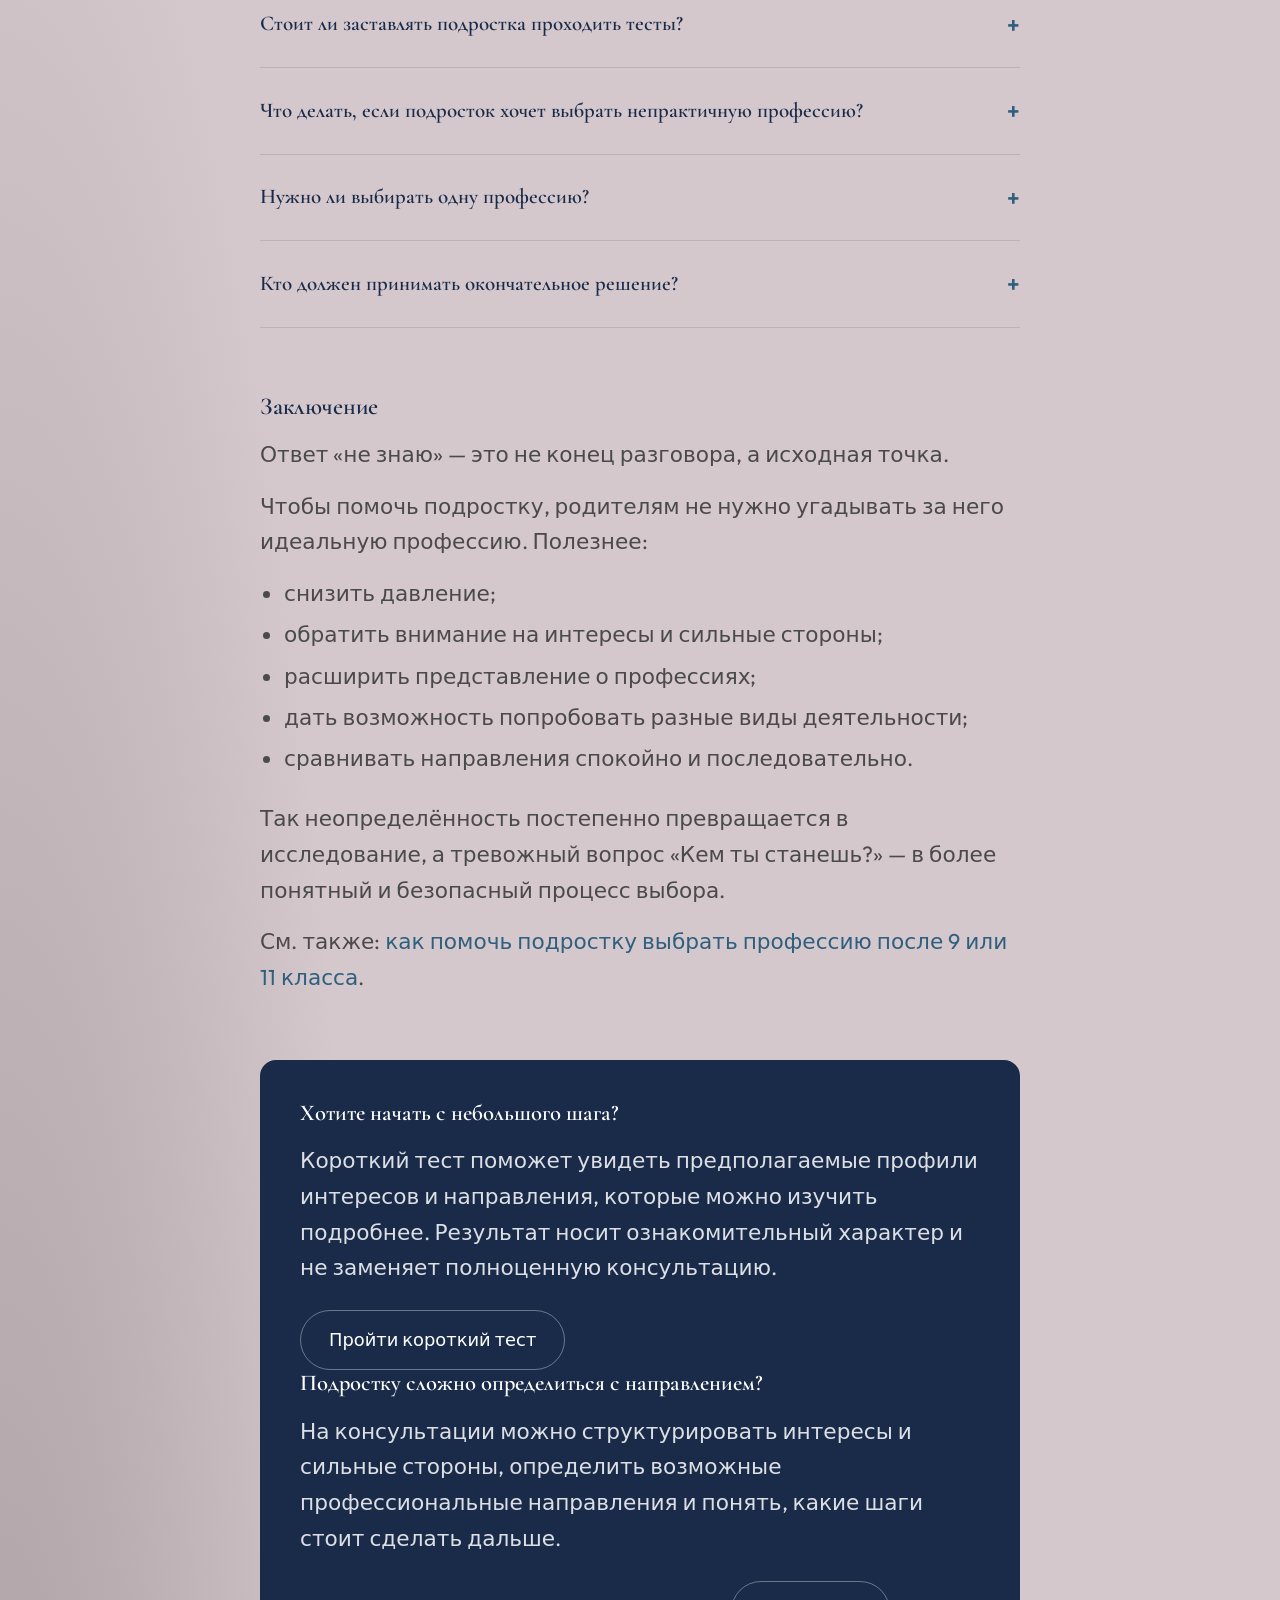
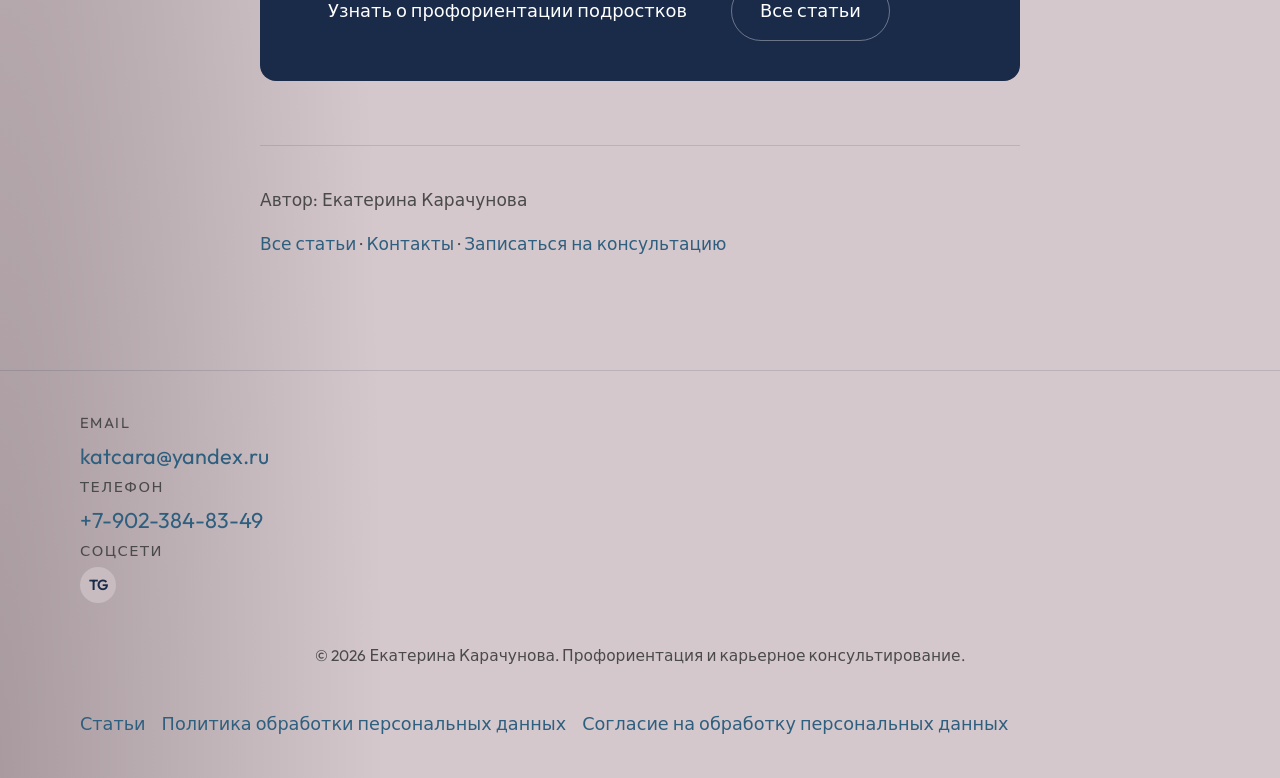
<file: articles/podrostok-ne-znaet-kem-stat.html>
<!DOCTYPE html>
<html lang="ru">
<head>
  <meta charset="UTF-8">
  <meta name="viewport" content="width=device-width, initial-scale=1.0">
  <meta name="robots" content="index, follow, max-image-preview:large">
  <meta name="description" content="Что делать, если подросток не определился с профессией и не знает, куда поступать. Понятный разбор для родителей без давления, конфликтов и поспешных решений.">
  <title>Подросток не знает, кем хочет стать: что делать родителям | Екатерина Карачунова</title>
  <link rel="canonical" href="https://ek-uprof.ru/articles/podrostok-ne-znaet-kem-stat.html">
  <meta property="og:type" content="article">
  <meta property="og:locale" content="ru_RU">
  <meta property="og:title" content="Подросток не знает, кем хочет стать: что делать родителям">
  <meta property="og:description" content="Что делать, если подросток не определился с профессией и не знает, куда поступать. Понятный разбор для родителей без давления и поспешных решений.">
  <meta property="og:url" content="https://ek-uprof.ru/articles/podrostok-ne-znaet-kem-stat.html">
  <meta property="og:site_name" content="Екатерина Карачунова — профориентация и карьерные консультации">
  <meta property="og:image" content="https://ek-uprof.ru/images/articles/podrostok-ne-znaet-kem-stat.webp">
  <meta property="article:author" content="Екатерина Карачунова">
  <meta property="article:published_time" content="2026-08-05">
  <meta property="article:modified_time" content="2026-08-05">
  <meta property="article:section" content="Подростки и родители">
  <meta name="twitter:card" content="summary_large_image">
  <meta name="twitter:title" content="Подросток не знает, кем хочет стать: что делать родителям">
  <meta name="twitter:description" content="Что делать, если подросток не определился с профессией и не знает, куда поступать.">
  <meta name="twitter:image" content="https://ek-uprof.ru/images/articles/podrostok-ne-znaet-kem-stat.webp">
  <link rel="icon" href="../favicon.svg" type="image/svg+xml">
  <link rel="preconnect" href="https://fonts.googleapis.com">
  <link rel="preconnect" href="https://fonts.gstatic.com" crossorigin>
  <link href="https://fonts.googleapis.com/css2?family=Cormorant+Garamond:ital,wght@0,500;0,600;0,700;1,500&family=Outfit:wght@300;400;500;600&display=swap" rel="stylesheet">
  <link rel="stylesheet" href="../css/variables.css">
  <link rel="stylesheet" href="../css/main.css">
  <link rel="stylesheet" href="../css/responsive.css">
  <script type="application/ld+json">
  {
    "@context": "https://schema.org",
    "@type": "BlogPosting",
    "headline": "Что делать, если подросток не знает, кем хочет стать",
    "description": "Что делать, если подросток не определился с профессией и не знает, куда поступать. Понятный разбор для родителей без давления, конфликтов и поспешных решений.",
    "mainEntityOfPage": {
      "@type": "WebPage",
      "@id": "https://ek-uprof.ru/articles/podrostok-ne-znaet-kem-stat.html"
    },
    "datePublished": "2026-08-05",
    "dateModified": "2026-08-05",
    "inLanguage": "ru-RU",
    "articleSection": "Подростки и родители",
    "image": "https://ek-uprof.ru/images/articles/podrostok-ne-znaet-kem-stat.webp",
    "author": {
      "@type": "Person",
      "name": "Екатерина Карачунова"
    },
    "publisher": {
      "@type": "Person",
      "name": "Екатерина Карачунова"
    }
  }
  </script>
  <script type="application/ld+json">
  {
    "@context": "https://schema.org",
    "@type": "BreadcrumbList",
    "itemListElement": [
      {
        "@type": "ListItem",
        "position": 1,
        "name": "Главная",
        "item": "https://ek-uprof.ru/"
      },
      {
        "@type": "ListItem",
        "position": 2,
        "name": "Статьи",
        "item": "https://ek-uprof.ru/articles.html"
      },
      {
        "@type": "ListItem",
        "position": 3,
        "name": "Что делать, если подросток не знает, кем хочет стать"
      }
    ]
  }
  </script>
</head>
<body>
  <a class="skip-link" href="#main">Перейти к содержимому</a>

  <header class="header">
    <div class="container header__inner">
      <a class="logo" href="../index.html"><span data-site-full-name>Екатерина Карачунова</span><span class="logo__dot">.</span></a>
      <button type="button" class="nav-toggle-btn" data-nav-toggle aria-expanded="false" aria-controls="site-nav" aria-label="Открыть меню"><span></span><span></span><span></span></button>
      <nav class="nav" id="site-nav" data-site-nav aria-label="Основная навигация">
        <a href="../index.html#services">Услуги</a>
        <a href="../articles.html" aria-current="page">Статьи</a>
        <a href="../index.html#booking" class="nav__cta" data-analytics-cta="article_contact_click">Записаться</a>
      </nav>
    </div>
  </header>

  <main id="main" class="page-content section">
    <article class="container article-body">
      <nav aria-label="Хлебные крошки" class="article-breadcrumbs">
        <a href="../index.html">Главная</a> → <a href="../articles.html">Статьи</a> → <span>Что делать, если подросток не знает, кем хочет стать</span>
      </nav>

      <header class="article-header">
        <span class="article-category">Подростки и родители</span>
        <time class="article-date" datetime="2026-08-05">5 августа 2026</time>
        <h1>Что делать, если подросток не знает, кем хочет стать</h1>
        <p class="article-lead">Почему подросток отвечает «не знаю», как родителям снизить давление и помочь ему постепенно разобраться в интересах и возможных направлениях.</p>
        <p class="article-author">Автор: <span data-site-full-name>Екатерина Карачунова</span></p>
      </header>

      <div class="article-content">
        <p>Фраза «Я не знаю, кем хочу стать» часто вызывает у родителей тревогу. Особенно если приближается окончание 9 или 11 класса, нужно выбирать профиль обучения, готовиться к экзаменам и решать, куда поступать.</p>

        <p>Родителям может казаться, что подросток теряет время, избегает ответственности или ничем по-настоящему не интересуется. Сам подросток при этом нередко чувствует растерянность: от него ждут важного решения, но у него пока недостаточно информации, опыта и уверенности.</p>

        <p>Неопределённость в подростковом возрасте сама по себе не означает отсутствие способностей или перспектив. Часто она говорит лишь о том, что подростку пока трудно связать свои интересы и сильные стороны с реальными профессиями и образовательными маршрутами.</p>

        <p>Вместо требования немедленно назвать одну профессию полезнее помочь подростку постепенно перейти от общего «не знаю» к нескольким направлениям, которые можно изучить и сравнить.</p>

        <figure class="article-figure">
          <img
            src="../images/articles/podrostok-ne-znaet-kem-stat.webp"
            alt="Родитель спокойно обсуждает с подростком возможные профессиональные направления"
            width="1024"
            height="576"
            loading="lazy"
          >
          <figcaption>Неопределённость — не тупик, а исходная точка для спокойного исследования интересов и направлений.</figcaption>
        </figure>

        <h2>Почему подросток отвечает «не знаю»</h2>
        <p>За одним и тем же ответом могут скрываться разные причины. Поэтому сначала важно не спорить, а понять, что именно мешает выбору.</p>

        <h3>У подростка мало информации о профессиях</h3>
        <p>Школьник может знать названия популярных профессий, но плохо представлять их реальное содержание.</p>
        <p>Например, слово «программист» объединяет множество специализаций. Работа юриста не ограничивается выступлением в суде, а работа дизайнера — созданием красивых изображений.</p>
        <p>Подросток может не видеть подходящих вариантов просто потому, что знаком с очень узким кругом профессий.</p>

        <h3>Он боится ошибиться</h3>
        <p>Когда выбор представляется окончательным и необратимым, подросток может предпочесть вообще ничего не выбирать.</p>
        <p>Тревогу усиливают фразы:</p>
        <ul>
          <li>«От этого зависит вся твоя жизнь»;</li>
          <li>«Потом будет поздно»;</li>
          <li>«Ты должен определиться прямо сейчас»;</li>
          <li>«Все уже знают, куда поступать».</li>
        </ul>
        <p>Выбор действительно важен, но профессиональный путь можно корректировать. Человек может менять специализацию, переходить в смежную область и дополнять образование новыми навыками.</p>

        <h3>Вариантов слишком много</h3>
        <p>Большой выбор не всегда помогает. Иногда он только усиливает растерянность.</p>
        <p>Подросток может одновременно интересоваться технологиями, психологией, языками, дизайном и предпринимательством. Это не обязательно проблема. Возможно, ему подходят несколько направлений или профессии на стыке разных областей.</p>

        <h3>Он не хочет разочаровать родителей</h3>
        <p>Иногда подросток понимает, что ему интересно, но боится озвучить выбор.</p>
        <p>Причинами могут быть:</p>
        <ul>
          <li>негативная реакция взрослых;</li>
          <li>мнение, что профессия несерьёзная;</li>
          <li>сомнения родителей в доходе;</li>
          <li>семейные ожидания;</li>
          <li>желание продолжить профессиональную династию.</li>
        </ul>
        <p>Тогда ответ «не знаю» становится способом избежать конфликта.</p>

        <h3>Подросток устал от разговоров о будущем</h3>
        <p>Если вопрос «Кем ты будешь?» звучит слишком часто, он может вызывать сопротивление.</p>
        <p>Особенно если каждый разговор заканчивается критикой, спором или перечислением недостатков выбранного направления.</p>
        <p>В такой ситуации подросток может перестать обсуждать будущее не потому, что ему безразлично, а потому что не чувствует себя услышанным.</p>

        <h3>У него пока не было возможности проявить себя</h3>
        <p>Школьные оценки показывают лишь часть способностей.</p>
        <p>Подросток может не быть отличником, но при этом хорошо организовывать людей, быстро разбираться в технике, находить нужную информацию, договариваться, создавать визуальные идеи или спокойно действовать в сложной ситуации.</p>
        <p>Если его опыт ограничен в основном школьными уроками, некоторые сильные стороны могут оставаться незаметными.</p>

        <h2>Чего родителям лучше не делать</h2>
        <p>Желание ускорить выбор понятно, но некоторые способы только усиливают сопротивление.</p>

        <h3>Не требовать немедленного ответа</h3>
        <p>Вопрос «Ну и кем ты всё-таки решил стать?» не помогает, если подросток ещё не прошёл этап знакомства с собой и профессиями.</p>
        <p>Полезнее предложить ему не окончательное решение, а следующий небольшой шаг: изучить интересующее направление, посмотреть образовательную программу или попробовать новую задачу.</p>

        <h3>Не сравнивать с другими детьми</h3>
        <p>Фразы вроде «Твой одноклассник уже всё выбрал» не дают подростку полезной информации. Они усиливают тревогу и ощущение, что с ним что-то не так.</p>
        <p>У каждого человека свой темп профессионального самоопределения.</p>

        <h3>Не высмеивать интересы</h3>
        <p>Интерес подростка может показаться взрослому непрактичным или временным. Но даже необычное увлечение может подсказать, какие задачи ему нравятся.</p>
        <p>Например, интерес к компьютерным играм может быть связан не только с развлечением, но и с программированием, дизайном, анализом, созданием сюжетов или командной работой.</p>
        <p>Не каждый интерес должен становиться профессией, но его можно использовать как материал для исследования.</p>

        <h3>Не выбирать вместо подростка</h3>
        <p>Родители лучше понимают финансовые и бытовые ограничения, могут оценить стоимость обучения, переезд и условия поступления.</p>
        <p>Но решение, полностью принятое взрослыми, часто не создаёт у подростка собственной мотивации.</p>
        <p>Полезнее разделить ответственность: подросток изучает направления и оценивает свои интересы, родители помогают проверить условия обучения и реальные ограничения.</p>

        <h3>Не превращать тест в приговор</h3>
        <p>Результат теста может подсказать склонности и направления для дальнейшего изучения, но не должен звучать как окончательный вердикт.</p>
        <p>Правильнее использовать тест как дополнительный ориентир, а не как готовое решение.</p>

        <h2>Какие вопросы задавать вместо «Кем ты хочешь стать?»</h2>
        <p>Прямой вопрос требует назвать готовую профессию. Если такого ответа пока нет, разговор быстро заканчивается словами «Не знаю».</p>
        <p>Начать можно с более простых тем:</p>

        <h3>О занятиях и интересах</h3>
        <p>Обсудите, какие дела подростку нравятся, что вызывает любопытство и чем он готов заниматься без постоянных напоминаний.</p>

        <h3>О сильных сторонах</h3>
        <p>Полезно вспомнить, что у подростка получается особенно хорошо, в каких ситуациях он чувствует себя увереннее и за какой помощью к нему обращаются другие.</p>

        <h3>О подходящей рабочей среде</h3>
        <p>Можно поговорить о том, комфортнее ли ему работать с людьми, информацией, техникой или практическими задачами, нужен ли ему спокойный ритм или постоянное разнообразие.</p>

        <h3>О будущем образе жизни</h3>
        <p>Важно учитывать не только профессию, но и представление подростка о будущем: график, формат работы, уровень самостоятельности, готовность долго учиться и желаемый образ жизни.</p>
        <p>Подросток не обязан сразу дать точные ответы. Задача таких разговоров — помочь ему постепенно замечать собственные предпочтения.</p>

        <h2>Как расширить представление подростка о профессиях</h2>
        <p>Выбор невозможно сделать только размышлениями. Для него нужен новый опыт и знакомство с реальной работой.</p>

        <h3>Изучать реальные задачи специалистов</h3>
        <p>Важно смотреть не только на название профессии, но и на то, что человек делает каждый день, с кем общается, за что отвечает и какие знания использует.</p>

        <h3>Разговаривать с представителями профессий</h3>
        <p>Даже короткий разговор с человеком, который действительно работает в интересующей сфере, помогает увидеть профессию без рекламной картинки и стереотипов.</p>

        <h3>Проходить профессиональные пробы</h3>
        <p>Профессиональная проба — это небольшой практический опыт, который помогает понять, интересно ли подростку направление.</p>
        <p>Это может быть мастер-класс, короткий курс, экскурсия, проект, волонтёрство, кружок, конкурс или пробное задание.</p>
        <p>Одна проба не даёт окончательного ответа, но помогает лучше понять свои ощущения и интерес.</p>

        <h3>Посещать дни открытых дверей</h3>
        <p>На встречах с колледжами и вузами важно узнавать не только проходные баллы, но и содержание программы, количество практики, возможные специализации и реальные направления работы выпускников.</p>

        <h2>Что делать, если интересы подростка постоянно меняются</h2>
        <p>Смена интересов в подростковом возрасте естественна. Она не всегда говорит о несерьёзности.</p>
        <p>Иногда подросток получает новую информацию, пробует задачу на практике или понимает, что первоначальное представление о профессии было слишком поверхностным.</p>
        <p>Важно не запрещать менять мнение, а помогать сравнивать варианты по одинаковым критериям: содержание работы, обучение, условия, перспективы и соответствие интересам подростка.</p>
        <p>Если ребёнок учится объяснять, что именно привлекло его в новом направлении и почему прежний вариант перестал подходить, изменение решения становится частью осознанного выбора.</p>

        <h2>Когда отсутствие интереса требует дополнительного внимания</h2>
        <p>Иногда фраза «мне ничего не интересно» относится только к выбору профессии. Но иногда она сопровождается более широкими изменениями:</p>
        <ul>
          <li>подросток перестал интересоваться прежними занятиями;</li>
          <li>избегает общения;</li>
          <li>испытывает выраженную усталость;</li>
          <li>заметно изменились сон, настроение или поведение;</li>
          <li>ему стало трудно выполнять привычные дела.</li>
        </ul>
        <p>В такой ситуации не стоит объяснять всё ленью или проблемами с профориентацией. Полезно обсудить состояние подростка с подходящим квалифицированным специалистом.</p>
        <p>Профориентолог помогает с профессиональным выбором, но не заменяет врача или психолога, когда вопрос выходит за рамки выбора профессии.</p>

        <h2>Когда стоит обратиться к профориентологу</h2>
        <p>Консультация может быть полезна, если:</p>
        <ul>
          <li>подросток не понимает, с чего начать;</li>
          <li>родители и ребёнок постоянно спорят о будущем;</li>
          <li>интересы слишком широкие и их сложно структурировать;</li>
          <li>подросток выбирает профессию только под влиянием друзей;</li>
          <li>результаты нескольких тестов противоречат друг другу;</li>
          <li>необходимо сравнить школу, колледж и другие образовательные маршруты;</li>
          <li>времени до поступления осталось мало;</li>
          <li>семье нужен нейтральный специалист.</li>
        </ul>
        <p>Задача профориентолога — не назвать одну правильную профессию вместо подростка.</p>
        <p>Специалист помогает собрать информацию об интересах и сильных сторонах, определить возможные направления, увидеть ограничения и составить понятный план дальнейших действий.</p>
        <p>Порядок консультации обсуждается индивидуально. Количество встреч зависит от поставленной задачи, исходной ситуации и индивидуальных особенностей подростка.</p>

        <h2>Частые вопросы</h2>
        <div class="article-faq">
          <details class="faq__item">
            <summary>Нормально ли в 15–17 лет не знать, кем хочешь стать?</summary>
            <p>Да. Точного ответа может ещё не быть. Важнее, чтобы подросток постепенно изучал свои интересы, разные виды деятельности и возможные образовательные маршруты.</p>
          </details>
          <details class="faq__item">
            <summary>Что делать, если подросток не хочет обсуждать профессию?</summary>
            <p>Снизить давление и временно отказаться от прямых требований. Начать можно с разговора об интересах, задачах и желаемом образе жизни.</p>
          </details>
          <details class="faq__item">
            <summary>Стоит ли заставлять подростка проходить тесты?</summary>
            <p>Принуждение редко даёт качественный результат. Лучше объяснить, что тест не оценивает подростка и не принимает решение за него, а только помогает увидеть возможные направления.</p>
          </details>
          <details class="faq__item">
            <summary>Что делать, если подросток хочет выбрать непрактичную профессию?</summary>
            <p>Не отвергать вариант сразу. Сначала стоит вместе изучить содержание работы, обучение, спрос, возможный доход и смежные направления.</p>
          </details>
          <details class="faq__item">
            <summary>Нужно ли выбирать одну профессию?</summary>
            <p>На первом этапе достаточно определить несколько направлений. Современный профессиональный путь может включать смежные роли и сочетание разных навыков.</p>
          </details>
          <details class="faq__item">
            <summary>Кто должен принимать окончательное решение?</summary>
            <p>Подросток должен участвовать в решении и понимать его основания. Родители помогают оценить финансовые, образовательные и бытовые условия, но не заменяют выбор ребёнка своим решением.</p>
          </details>
        </div>

        <h2>Заключение</h2>
        <p>Ответ «не знаю» — это не конец разговора, а исходная точка.</p>
        <p>Чтобы помочь подростку, родителям не нужно угадывать за него идеальную профессию. Полезнее:</p>
        <ul>
          <li>снизить давление;</li>
          <li>обратить внимание на интересы и сильные стороны;</li>
          <li>расширить представление о профессиях;</li>
          <li>дать возможность попробовать разные виды деятельности;</li>
          <li>сравнивать направления спокойно и последовательно.</li>
        </ul>
        <p>Так неопределённость постепенно превращается в исследование, а тревожный вопрос «Кем ты станешь?» — в более понятный и безопасный процесс выбора.</p>

        <p>См. также: <a href="kak-pomoch-podrostku-vybrat-professiyu.html" data-analytics-cta="related_article_click">как помочь подростку выбрать профессию после 9 или 11 класса</a>.</p>
      </div>

      <aside class="article-cta">
        <h2>Хотите начать с небольшого шага?</h2>
        <p>Короткий тест поможет увидеть предполагаемые профили интересов и направления, которые можно изучить подробнее. Результат носит ознакомительный характер и не заменяет полноценную консультацию.</p>
        <div class="article-cta__actions">
          <a href="../index.html#quiz" class="btn btn--ghost" data-analytics-cta="article_quiz_click">Пройти короткий тест</a>
        </div>
        <h2>Подростку сложно определиться с направлением?</h2>
        <p>На консультации можно структурировать интересы и сильные стороны, определить возможные профессиональные направления и понять, какие шаги стоит сделать дальше.</p>
        <div class="article-cta__actions">
          <a href="../proforientaciya-podrostkov.html" class="btn btn--primary" data-analytics-cta="article_teen_service_click">Узнать о профориентации подростков</a>
          <a href="../articles.html" class="btn btn--ghost">Все статьи</a>
        </div>
      </aside>

      <footer class="article-footer">
        <p>Автор: <span data-site-full-name>Екатерина Карачунова</span></p>
        <p>
          <a href="../articles.html">Все статьи</a> ·
          <a href="../index.html#contacts" data-analytics-cta="article_contact_click">Контакты</a> ·
          <a href="../index.html#booking" data-analytics-cta="article_contact_click">Записаться на консультацию</a>
        </p>
      </footer>
    </article>
  </main>

  <section class="section contacts" id="contacts" aria-labelledby="page-contacts-title">
    <div class="container contacts__inner">
      <h2 id="page-contacts-title" class="visually-hidden">Контакты</h2>
      <div data-contacts-list></div>
      <p class="contacts__copy">© 2026 <span data-site-full-name>Екатерина Карачунова</span>. Профориентация и карьерное консультирование.</p>
      <nav class="footer-legal" aria-label="Юридическая информация">
        <a href="../articles.html">Статьи</a>
        <a href="../privacy.html">Политика обработки персональных данных</a>
        <a href="../consent.html">Согласие на обработку персональных данных</a>
      </nav>
    </div>
  </section>

  <a href="#main" class="back-top" aria-label="Наверх">↑</a>

  <script src="../js/site-config.js" defer></script>
  <script src="../js/analytics.js" defer></script>
  <script src="../js/main.js" defer></script>
</body>
</html>
</file>
<file: css/variables.css>
/* Design tokens — светлее фон, выше контраст, крупнее базовый текст */
:root {
  --color-bg: #d4c8cc;
  --color-bg-alt: #c8bcc0;
  --color-surface: #faf8f9;
  --color-navy: #1a2b4a;
  --color-navy-soft: #2d4268;
  --color-accent: #2f5f7f;
  --color-accent-light: #6a96b8;
  --color-pastel: #e2d8dc;
  --color-beige: #bdb0b4;
  --color-text: #1f1f1f;
  --color-text-muted: #4a4a4a;
  --color-border: rgba(26, 43, 74, 0.14);

  --font-display: "Cormorant Garamond", Georgia, serif;
  --font-body: "Outfit", system-ui, sans-serif;

  --font-bump: 2pt;

  --text-base: calc(1.1875rem + var(--font-bump));
  --text-sm: calc(1.0625rem + var(--font-bump));
  --text-xs: calc(0.9375rem + var(--font-bump));

  --space-xs: 0.5rem;
  --space-sm: 1rem;
  --space-md: 1.5rem;
  --space-lg: 2.5rem;
  --space-xl: 4rem;
  --space-2xl: 6rem;

  --radius-sm: 8px;
  --radius-md: 16px;
  --radius-lg: 24px;

  --shadow-soft: 0 4px 24px rgba(26, 43, 74, 0.08);
  --shadow-card: 0 12px 40px rgba(26, 43, 74, 0.1);

  --transition: 0.35s cubic-bezier(0.4, 0, 0.2, 1);
  --header-h: 72px;
}
</file>
<file: css/main.css>
﻿/* Профориентация — Екатерина Карачунова (основные стили) */

*,
*::before,
*::after {
  box-sizing: border-box;
  margin: 0;
  padding: 0;
}

html {
  scroll-behavior: smooth;
}

body {
  font-family: var(--font-body);
  font-size: var(--text-base);
  font-weight: 400;
  line-height: 1.65;
  color: var(--color-text);
  background-color: var(--color-bg);
  background-image:
    radial-gradient(ellipse 80% 50% at 90% -10%, #d5c8cc 0%, transparent 55%),
    radial-gradient(ellipse 60% 40% at 0% 100%, #a89a9e 0%, transparent 50%);
  min-height: 100vh;
  overflow-x: hidden;
}

body::before {
  content: "";
  position: fixed;
  inset: 0;
  pointer-events: none;
  opacity: 0.04;
  background-image: url("data:image/svg+xml,%3Csvg viewBox='0 0 256 256' xmlns='http://www.w3.org/2000/svg'%3E%3Cfilter id='n'%3E%3CfeTurbulence type='fractalNoise' baseFrequency='0.9' numOctaves='4' stitchTiles='stitch'/%3E%3C/filter%3E%3Crect width='100%25' height='100%25' filter='url(%23n)'/%3E%3C/svg%3E");
  z-index: 9999;
}

img {
  max-width: 100%;
  height: auto;
  display: block;
}

a {
  color: var(--color-accent);
  text-decoration: none;
  transition: color var(--transition);
}

a:hover {
  color: var(--color-navy);
}

ul {
  list-style: none;
}

.container {
  width: min(1120px, 92vw);
  margin-inline: auto;
}

.visually-hidden {
  position: absolute;
  width: 1px;
  height: 1px;
  padding: 0;
  margin: -1px;
  overflow: hidden;
  clip: rect(0, 0, 0, 0);
  white-space: nowrap;
  border: 0;
}

.skip-link {
  position: absolute;
  top: -100%;
  left: var(--space-sm);
  z-index: 10000;
  padding: var(--space-xs) var(--space-sm);
  background: var(--color-navy);
  color: #fff;
  border-radius: var(--radius-sm);
}

.skip-link:focus {
  top: var(--space-sm);
}

/* ——— Header ——— */
.header {
  position: fixed;
  top: 0;
  left: 0;
  right: 0;
  z-index: 1000;
  height: var(--header-h);
  background: rgba(212, 200, 204, 0.94);
  backdrop-filter: blur(12px);
  border-bottom: 1px solid var(--color-border);
  animation: fadeDown 0.8s ease both;
}

.header__inner {
  display: flex;
  align-items: center;
  justify-content: space-between;
  height: var(--header-h);
}

.logo {
  font-family: var(--font-display);
  font-size: calc(1.5rem + var(--font-bump));
  font-weight: 600;
  color: var(--color-navy);
  letter-spacing: -0.02em;
}

.logo__dot {
  color: var(--color-accent);
}

.nav {
  display: flex;
  align-items: center;
  gap: var(--space-md);
}

.nav a {
  font-size: calc(0.9rem + var(--font-bump));
  font-weight: 500;
  color: var(--color-text-muted);
}

.nav a:hover {
  color: var(--color-navy);
}

.nav__cta {
  padding: 0.5rem 1.1rem;
  background: var(--color-navy);
  color: #fff !important;
  border-radius: 100px;
}

.nav__cta:hover {
  background: var(--color-navy-soft);
  color: #fff !important;
}

.nav-toggle-btn {
  display: none;
  border: none;
  background: transparent;
  flex-direction: column;
  gap: 5px;
  cursor: pointer;
  padding: 8px;
}

.nav-toggle-btn span {
  display: block;
  width: 24px;
  height: 2px;
  background: var(--color-navy);
  transition: var(--transition);
}

/* ——— Buttons ——— */
.btn {
  display: inline-flex;
  align-items: center;
  justify-content: center;
  padding: 0.9rem 1.75rem;
  font-family: var(--font-body);
  font-size: calc(0.95rem + var(--font-bump));
  font-weight: 500;
  border-radius: 100px;
  border: none;
  cursor: pointer;
  transition: transform var(--transition), box-shadow var(--transition), background var(--transition);
}

.btn--primary {
  background: var(--color-navy);
  color: #fff;
}

.btn--primary:hover {
  background: var(--color-navy-soft);
  color: #fff;
  transform: translateY(-2px);
  box-shadow: var(--shadow-soft);
}

.btn--ghost {
  background: transparent;
  color: var(--color-navy);
  border: 1.5px solid var(--color-border);
}

.btn--ghost:hover {
  border-color: var(--color-navy);
  color: var(--color-navy);
}

.btn--sm {
  padding: 0.65rem 1.25rem;
  font-size: calc(0.875rem + var(--font-bump));
}

.btn--full {
  width: 100%;
}

/* ——— Hero ——— */
.hero {
  padding-top: calc(var(--header-h) + var(--space-xl));
  padding-bottom: var(--space-2xl);
  min-height: 100vh;
  display: flex;
  align-items: center;
}

.hero__grid {
  display: grid;
  grid-template-columns: 0.95fr 1.15fr;
  gap: var(--space-xl);
  align-items: center;
}

.hero__label {
  font-size: calc(0.8rem + var(--font-bump));
  font-weight: 500;
  letter-spacing: 0.12em;
  text-transform: uppercase;
  color: var(--color-accent);
  margin-bottom: var(--space-sm);
  animation: fadeUp 0.7s ease 0.1s both;
}

.hero h1 {
  font-family: var(--font-display);
  font-size: clamp(calc(2.25rem + var(--font-bump)), 4.5vw, calc(3.5rem + var(--font-bump)));
  font-weight: 600;
  line-height: 1.15;
  color: var(--color-navy);
  margin-bottom: var(--space-md);
  animation: fadeUp 0.7s ease 0.2s both;
}

.hero__subtitle {
  font-size: calc(1.05rem + var(--font-bump));
  color: var(--color-text-muted);
  max-width: 32rem;
  margin-bottom: var(--space-lg);
  animation: fadeUp 0.7s ease 0.3s both;
}

.hero__actions {
  display: flex;
  flex-wrap: wrap;
  gap: var(--space-sm);
  margin-bottom: var(--space-xl);
  animation: fadeUp 0.7s ease 0.4s both;
}

.hero__stats {
  display: flex;
  gap: var(--space-lg);
  padding-top: var(--space-md);
  border-top: 1px solid var(--color-border);
  animation: fadeUp 0.7s ease 0.5s both;
}

.hero__stats li {
  display: flex;
  flex-direction: column;
}

.hero__stats strong {
  font-family: var(--font-display);
  font-size: calc(1.75rem + var(--font-bump));
  font-weight: 600;
  color: var(--color-navy);
  line-height: 1.2;
}

.hero__stats span {
  font-size: calc(0.8rem + var(--font-bump));
  color: var(--color-text-muted);
}

.hero__visual {
  position: relative;
  width: 100%;
  max-width: 640px;
  margin-inline: auto;
  animation: fadeUp 0.9s ease 0.25s both;
}

.hero__frame {
  position: relative;
  border-radius: var(--radius-lg);
  overflow: hidden;
  box-shadow: var(--shadow-card);
  background: var(--color-surface);
  line-height: 0;
  aspect-ratio: 3 / 4;
}

.hero__frame img {
  width: 100%;
  height: 100%;
  min-height: 320px;
  object-fit: cover;
  object-position: center top;
  display: block;
}

.hero__frame::after {
  content: "";
  position: absolute;
  top: -20px;
  right: -20px;
  width: 120px;
  height: 120px;
  border: 2px solid var(--color-accent-light);
  border-radius: var(--radius-md);
  z-index: -1;
  opacity: 0.5;
}

.hero__badge {
  position: absolute;
  bottom: -12px;
  left: -12px;
  max-width: 220px;
  padding: var(--space-sm) var(--space-md);
  background: var(--color-surface);
  border-radius: var(--radius-md);
  font-size: calc(0.85rem + var(--font-bump));
  font-weight: 500;
  color: var(--color-navy);
  box-shadow: var(--shadow-soft);
}

/* ——— Sections ——— */
.section {
  padding: var(--space-2xl) 0;
}

.section__header {
  margin-bottom: var(--space-xl);
  max-width: 640px;
}

.section__header--center {
  text-align: center;
  margin-inline: auto;
}

.section__tag {
  display: inline-block;
  font-size: calc(0.75rem + var(--font-bump));
  font-weight: 600;
  letter-spacing: 0.14em;
  text-transform: uppercase;
  color: var(--color-accent);
  margin-bottom: var(--space-sm);
}

.section h2 {
  font-family: var(--font-display);
  font-size: clamp(calc(1.75rem + var(--font-bump)), 3vw, calc(2.5rem + var(--font-bump)));
  font-weight: 600;
  color: var(--color-navy);
  line-height: 1.2;
  margin-bottom: var(--space-sm);
}

.section__lead {
  font-size: calc(1.05rem + var(--font-bump));
  color: var(--color-text-muted);
}

/* ——— About ——— */
.about {
  background: var(--color-surface);
}

.about__grid {
  display: grid;
  grid-template-columns: repeat(2, 1fr);
  gap: var(--space-md);
}

.card {
  padding: var(--space-lg);
  background: var(--color-bg);
  border-radius: var(--radius-md);
  border: 1px solid var(--color-border);
  transition: transform var(--transition), box-shadow var(--transition);
}

.card:hover {
  transform: translateY(-4px);
  box-shadow: var(--shadow-soft);
}

.card h3 {
  font-family: var(--font-display);
  font-size: calc(1.35rem + var(--font-bump));
  color: var(--color-navy);
  margin-bottom: var(--space-xs);
}

.card p,
.card li {
  font-size: calc(0.95rem + var(--font-bump));
  color: var(--color-text-muted);
}

.card ul {
  margin-top: var(--space-xs);
}

.card li {
  position: relative;
  padding-left: 1.25rem;
  margin-bottom: 0.35rem;
}

.card li::before {
  content: "—";
  position: absolute;
  left: 0;
  color: var(--color-accent);
}

.card--accent {
  background: linear-gradient(135deg, var(--color-navy) 0%, var(--color-navy-soft) 100%);
  border: none;
  grid-column: span 2;
}

.card--accent h3,
.card--accent p,
.card--accent li {
  color: rgba(255, 255, 255, 0.95);
}

.card--accent li::before {
  color: var(--color-accent-light);
}

/* ——— Services ——— */
.services {
  background: var(--color-bg-alt);
}

.services__grid {
  display: grid;
  grid-template-columns: repeat(2, 1fr);
  gap: var(--space-md);
}

.service-card {
  padding: var(--space-lg);
  background: var(--color-surface);
  border-radius: var(--radius-md);
  border: 1px solid var(--color-border);
  transition: var(--transition);
}

.service-card:hover {
  border-color: var(--color-accent-light);
  box-shadow: var(--shadow-soft);
}

.service-card__num {
  font-family: var(--font-display);
  font-size: calc(2rem + var(--font-bump));
  font-weight: 600;
  color: var(--color-pastel);
  line-height: 1;
  display: block;
  margin-bottom: var(--space-sm);
}

.service-card h3 {
  font-family: var(--font-display);
  font-size: calc(1.35rem + var(--font-bump));
  color: var(--color-navy);
  margin-bottom: var(--space-xs);
}

.service-card p {
  font-size: calc(0.9rem + var(--font-bump));
  color: var(--color-text-muted);
  margin-bottom: var(--space-md);
}

.service-card__link {
  font-size: calc(0.9rem + var(--font-bump));
  font-weight: 500;
}

.service-card--wide {
  grid-column: span 2;
  display: flex;
  flex-wrap: wrap;
  align-items: center;
  justify-content: space-between;
  gap: var(--space-md);
  background: linear-gradient(120deg, var(--color-navy) 0%, var(--color-accent) 100%);
  border: none;
}

.service-card--wide .service-card__num,
.service-card--wide h3,
.service-card--wide p {
  color: #fff;
}

.service-card--wide .service-card__num {
  color: rgba(255, 255, 255, 0.35);
}

.btn--on-dark {
  background: #fff;
  color: var(--color-navy);
  box-shadow: var(--shadow-soft);
}

.btn--on-dark:hover {
  background: var(--color-surface);
  color: var(--color-navy);
  transform: translateY(-2px);
}

.service-card--wide > div {
  flex: 1;
  min-width: 200px;
}

/* ——— Process ——— */
.process__steps {
  display: grid;
  grid-template-columns: repeat(4, 1fr);
  gap: var(--space-md);
  counter-reset: step;
}

.process__steps li {
  position: relative;
  padding: var(--space-lg) var(--space-md);
  background: var(--color-surface);
  border-radius: var(--radius-md);
  border: 1px solid var(--color-border);
}

.process__step-num {
  display: flex;
  align-items: center;
  justify-content: center;
  width: 40px;
  height: 40px;
  margin-bottom: var(--space-sm);
  font-family: var(--font-display);
  font-size: calc(1.25rem + var(--font-bump));
  font-weight: 600;
  color: var(--color-navy);
  background: var(--color-pastel);
  border-radius: 50%;
}

.process__steps h3 {
  font-family: var(--font-display);
  font-size: calc(1.15rem + var(--font-bump));
  color: var(--color-navy);
  margin-bottom: var(--space-xs);
}

.process__steps p {
  font-size: calc(0.9rem + var(--font-bump));
  color: var(--color-text-muted);
}

/* ——— Reviews ——— */
.reviews {
  background: var(--color-surface);
}

.reviews__grid {
  display: grid;
  grid-template-columns: repeat(3, 1fr);
  gap: var(--space-md);
}

.review {
  padding: var(--space-lg);
  background: var(--color-bg);
  border-radius: var(--radius-md);
  border-left: 3px solid var(--color-accent);
}

.review p {
  font-family: var(--font-display);
  font-size: calc(1.15rem + var(--font-bump));
  font-style: italic;
  color: var(--color-navy);
  margin-bottom: var(--space-md);
  line-height: 1.5;
}

.review footer {
  font-size: calc(0.85rem + var(--font-bump));
  color: var(--color-text-muted);
}

/* ——— Cases ——— */
.case-card {
  padding: var(--space-lg);
  background: var(--color-surface);
  border-radius: var(--radius-md);
  border: 1px solid var(--color-border);
}

.cases__grid {
  display: grid;
  grid-template-columns: repeat(3, 1fr);
  gap: var(--space-md);
}

.case-card h3 {
  font-family: var(--font-display);
  font-size: calc(1.2rem + var(--font-bump));
  color: var(--color-navy);
  margin-bottom: var(--space-sm);
}

.case-card__result {
  font-size: calc(0.95rem + var(--font-bump));
  color: var(--color-text-muted);
  margin-bottom: var(--space-md);
}

.case-card__meta {
  font-size: calc(0.8rem + var(--font-bump));
  font-weight: 500;
  color: var(--color-accent);
}

/* ——— Blog ——— */
.blog {
  background: var(--color-bg-alt);
}

.blog__grid {
  display: grid;
  grid-template-columns: repeat(3, 1fr);
  gap: var(--space-md);
}

.blog-card {
  padding: var(--space-lg);
  background: var(--color-surface);
  border-radius: var(--radius-md);
  transition: var(--transition);
}

.blog-card:hover {
  box-shadow: var(--shadow-soft);
  transform: translateY(-3px);
}

.blog-card time {
  font-size: calc(0.8rem + var(--font-bump));
  color: var(--color-accent);
}

.blog-card h3 {
  font-family: var(--font-display);
  font-size: calc(1.2rem + var(--font-bump));
  margin: var(--space-xs) 0;
  line-height: 1.3;
}

.blog-card h3 a {
  color: var(--color-navy);
}

.blog-card h3 a:hover {
  color: var(--color-accent);
}

.blog-card p {
  font-size: calc(0.9rem + var(--font-bump));
  color: var(--color-text-muted);
}

/* ——— FAQ ——— */
.faq__inner {
  display: grid;
  grid-template-columns: 1fr 1.5fr;
  gap: var(--space-xl);
  align-items: start;
}

.faq__item {
  border-bottom: 1px solid var(--color-border);
  padding: var(--space-md) 0;
}

.faq__item summary {
  font-family: var(--font-display);
  font-size: calc(1.15rem + var(--font-bump));
  font-weight: 600;
  color: var(--color-navy);
  cursor: pointer;
  list-style: none;
  display: flex;
  justify-content: space-between;
  align-items: center;
  gap: var(--space-sm);
}

.faq__item summary::-webkit-details-marker {
  display: none;
}

.faq__item summary::after {
  content: "+";
  font-family: var(--font-body);
  font-size: calc(1.25rem + var(--font-bump));
  color: var(--color-accent);
  transition: transform var(--transition);
}

.faq__item[open] summary::after {
  transform: rotate(45deg);
}

.faq__item p {
  margin-top: var(--space-sm);
  font-size: calc(0.95rem + var(--font-bump));
  color: var(--color-text-muted);
  padding-right: var(--space-lg);
}

/* ——— Booking ——— */
.booking {
  background: var(--color-navy);
  color: #fff;
}

.booking .section__tag {
  color: var(--color-accent-light);
}

.booking h2 {
  color: #fff;
}

.booking__grid {
  display: grid;
  grid-template-columns: 1fr;
  gap: var(--space-xl);
  align-items: start;
}

.booking__info p {
  color: rgba(255, 255, 255, 0.8);
  margin-top: var(--space-sm);
}

.booking__channels {
  display: grid;
  grid-template-columns: repeat(3, 1fr);
  gap: var(--space-md);
}

.booking__channel {
  display: flex;
  flex-direction: column;
  gap: var(--space-sm);
  padding: var(--space-lg);
  background: rgba(255, 255, 255, 0.08);
  border: 1px solid rgba(255, 255, 255, 0.14);
  border-radius: var(--radius-lg);
}

.booking__channel-label {
  font-size: calc(0.85rem + var(--font-bump));
  letter-spacing: 0.04em;
  text-transform: uppercase;
  color: var(--color-accent-light);
}

.booking__channel-value {
  color: #fff !important;
  font-size: calc(1.05rem + var(--font-bump));
  font-weight: 600;
  word-break: break-word;
}

.booking__channel-value:hover {
  color: var(--color-accent-light) !important;
}

.booking__channel .btn {
  margin-top: auto;
  align-self: flex-start;
}

.booking__note {
  margin: 0;
  color: rgba(255, 255, 255, 0.7);
  font-size: calc(0.95rem + var(--font-bump));
}

.booking__messengers {
  display: flex;
  gap: var(--space-sm);
  margin-top: var(--space-lg);
}

.messenger-link {
  padding: 0.6rem 1.2rem;
  background: rgba(255, 255, 255, 0.12);
  color: #fff !important;
  border-radius: 100px;
  font-size: calc(0.9rem + var(--font-bump));
  font-weight: 500;
}

.messenger-link:hover {
  background: rgba(255, 255, 255, 0.22);
  color: #fff !important;
}

.booking__form {
  display: flex;
  flex-direction: column;
  gap: var(--space-md);
  padding: var(--space-lg);
  background: var(--color-surface);
  border-radius: var(--radius-lg);
  box-shadow: var(--shadow-card);
}

.booking__form label span {
  display: block;
  font-size: calc(0.85rem + var(--font-bump));
  font-weight: 500;
  color: var(--color-navy);
  margin-bottom: 0.35rem;
}

.booking__form input,
.booking__form select,
.booking__form textarea {
  width: 100%;
  padding: 0.75rem 1rem;
  font-family: var(--font-body);
  font-size: calc(1rem + var(--font-bump));
  border: 1px solid var(--color-border);
  border-radius: var(--radius-sm);
  background: var(--color-bg);
  color: var(--color-text);
  transition: border-color var(--transition);
}

.booking__form input:focus,
.booking__form select:focus,
.booking__form textarea:focus {
  outline: none;
  border-color: var(--color-accent);
}

.hp {
  position: absolute;
  left: -9999px;
  opacity: 0;
  height: 0;
  overflow: hidden;
}

.form-note {
  font-size: calc(0.75rem + var(--font-bump));
  color: var(--color-text-muted);
  text-align: center;
}

/* ——— Contacts ——— */
.contacts {
  padding: var(--space-lg) 0;
  border-top: 1px solid var(--color-border);
}

.contacts__inner {
  display: flex;
  flex-wrap: wrap;
  align-items: center;
  justify-content: space-between;
  gap: var(--space-md);
}

.contacts__label {
  display: block;
  font-size: calc(0.75rem + var(--font-bump));
  text-transform: uppercase;
  letter-spacing: 0.1em;
  color: var(--color-text-muted);
  margin-bottom: 0.25rem;
}

.contacts__social {
  display: flex;
  gap: var(--space-sm);
}

.contacts__social a {
  width: 36px;
  height: 36px;
  display: flex;
  align-items: center;
  justify-content: center;
  background: var(--color-bg-alt);
  border-radius: 50%;
  font-size: calc(0.75rem + var(--font-bump));
  font-weight: 600;
  color: var(--color-navy);
}

.contacts__copy {
  width: 100%;
  text-align: center;
  font-size: calc(0.8rem + var(--font-bump));
  color: var(--color-text-muted);
  margin-top: var(--space-sm);
}

/* ——— Back to top ——— */
.back-top {
  position: fixed;
  bottom: var(--space-md);
  right: var(--space-md);
  width: 44px;
  height: 44px;
  display: flex;
  align-items: center;
  justify-content: center;
  background: var(--color-navy);
  color: #fff;
  border-radius: 50%;
  font-size: calc(1.1rem + var(--font-bump));
  box-shadow: var(--shadow-soft);
  opacity: 0.9;
  z-index: 100;
  transition: transform var(--transition), opacity var(--transition);
}

.back-top:hover {
  transform: translateY(-3px);
  opacity: 1;
  color: #fff;
}

/* ——— Quiz ——— */
.quiz {
  background: var(--color-surface);
}

.quiz__inner {
  max-width: 720px;
  margin-inline: auto;
}

.quiz__panel {
  min-height: 280px;
}

.quiz__card {
  background: var(--color-bg);
  box-shadow: var(--shadow-card);
}

.quiz__card--result {
  animation: fadeUp 0.5s ease both;
}

.quiz__title {
  font-family: var(--font-display);
  font-size: clamp(calc(1.5rem + var(--font-bump)), 3vw, calc(2rem + var(--font-bump)));
  font-weight: 600;
  color: var(--color-navy);
  margin-bottom: var(--space-sm);
}

.quiz__lead {
  color: var(--color-text-muted);
  margin-bottom: var(--space-md);
}

.quiz__meta {
  font-size: calc(0.9rem + var(--font-bump));
  font-weight: 500;
  color: var(--color-accent);
  margin-bottom: var(--space-lg);
}

.quiz__progress-wrap {
  margin-bottom: var(--space-lg);
}

.quiz__progress-label {
  font-size: calc(0.85rem + var(--font-bump));
  font-weight: 500;
  color: var(--color-text-muted);
  margin-bottom: var(--space-xs);
}

.quiz__progress {
  height: 6px;
  background: var(--color-border);
  border-radius: 100px;
  overflow: hidden;
}

.quiz__progress-fill {
  height: 100%;
  background: linear-gradient(90deg, var(--color-accent), var(--color-accent-light));
  border-radius: 100px;
  transition: width var(--transition);
}

.quiz__question {
  font-family: var(--font-display);
  font-size: clamp(calc(1.25rem + var(--font-bump)), 2.5vw, calc(1.6rem + var(--font-bump)));
  font-weight: 600;
  color: var(--color-navy);
  margin-bottom: var(--space-md);
  line-height: 1.35;
}

.quiz__options {
  display: flex;
  flex-direction: column;
  gap: var(--space-sm);
  margin-bottom: var(--space-lg);
}

.quiz__option {
  width: 100%;
  padding: var(--space-md);
  text-align: left;
  font-family: var(--font-body);
  font-size: calc(0.95rem + var(--font-bump));
  line-height: 1.5;
  color: var(--color-text);
  background: var(--color-surface);
  border: 2px solid var(--color-border);
  border-radius: var(--radius-sm);
  cursor: pointer;
  transition: border-color var(--transition), background var(--transition), transform var(--transition);
}

.quiz__option:hover {
  border-color: var(--color-accent-light);
  transform: translateY(-1px);
}

.quiz__option:focus-visible {
  outline: 2px solid var(--color-accent);
  outline-offset: 2px;
}

.quiz__option--selected {
  border-color: var(--color-accent);
  background: rgba(61, 107, 142, 0.08);
}

.quiz__actions {
  display: flex;
  gap: var(--space-sm);
  justify-content: space-between;
  flex-wrap: wrap;
}

.quiz__actions--result {
  justify-content: flex-start;
  margin-top: var(--space-md);
}

.quiz__btn-back:disabled {
  opacity: 0.4;
  cursor: not-allowed;
}

.quiz__result-badge {
  display: inline-block;
  font-size: calc(0.75rem + var(--font-bump));
  font-weight: 600;
  letter-spacing: 0.06em;
  text-transform: uppercase;
  color: var(--color-accent);
  margin-bottom: var(--space-sm);
}

.quiz__result-title {
  font-family: var(--font-display);
  font-size: clamp(calc(1.75rem + var(--font-bump)), 4vw, calc(2.25rem + var(--font-bump)));
  font-weight: 700;
  color: var(--color-navy);
  margin-bottom: var(--space-xs);
}

.quiz__result-tagline {
  font-size: calc(1.05rem + var(--font-bump));
  color: var(--color-text-muted);
  margin-bottom: var(--space-lg);
}

.quiz__result-block {
  margin-bottom: var(--space-md);
}

.quiz__result-heading {
  font-family: var(--font-display);
  font-size: calc(1.15rem + var(--font-bump));
  font-weight: 600;
  color: var(--color-navy);
  margin-bottom: var(--space-sm);
}

.quiz__result-list {
  list-style: none;
  display: flex;
  flex-direction: column;
  gap: var(--space-xs);
}

.quiz__result-list li {
  position: relative;
  padding-left: 1.25rem;
  color: var(--color-text);
  font-size: calc(0.95rem + var(--font-bump));
}

.quiz__result-list li::before {
  content: "";
  position: absolute;
  left: 0;
  top: 0.55em;
  width: 6px;
  height: 6px;
  border-radius: 50%;
  background: var(--color-accent);
}

.quiz__spheres {
  display: flex;
  flex-wrap: wrap;
  gap: var(--space-xs);
}

.quiz__sphere {
  display: inline-block;
  padding: 0.35rem 0.85rem;
  font-size: calc(0.85rem + var(--font-bump));
  font-weight: 500;
  color: var(--color-navy);
  background: var(--color-surface);
  border: 1px solid var(--color-border);
  border-radius: 100px;
}

.quiz__cta-text {
  margin-top: var(--space-md);
  padding: var(--space-md);
  background: rgba(61, 107, 142, 0.06);
  border-left: 3px solid var(--color-accent);
  border-radius: 0 var(--radius-sm) var(--radius-sm) 0;
  color: var(--color-navy-soft);
  font-size: calc(0.95rem + var(--font-bump));
}

.quiz__disclaimer {
  margin-top: var(--space-md);
  font-size: var(--text-xs);
  color: var(--color-text-muted);
  font-style: italic;
}

/* ——— Audience ——— */
.audience__grid {
  display: grid;
  grid-template-columns: repeat(2, 1fr);
  gap: var(--space-md);
}

.audience-card {
  padding: var(--space-lg);
  background: var(--color-surface);
  border-radius: var(--radius-md);
  border: 1px solid var(--color-border);
  display: flex;
  flex-direction: column;
  gap: var(--space-sm);
}

.audience-card ul {
  list-style: disc;
  padding-left: 1.25rem;
  color: var(--color-text-muted);
  font-size: var(--text-sm);
}

.audience-card .btn {
  margin-top: auto;
  align-self: flex-start;
}

.hero__stats li strong {
  font-size: calc(1.35rem + var(--font-bump));
}

.hero__photo-placeholder {
  aspect-ratio: 4 / 3;
  display: flex;
  align-items: center;
  justify-content: center;
  padding: var(--space-md);
  text-align: center;
  font-size: var(--text-sm);
  color: var(--color-text-muted);
  background: var(--color-surface);
  border: 1px dashed var(--color-border);
  border-radius: var(--radius-md);
}

.form-message {
  padding: var(--space-sm);
  border-radius: var(--radius-sm);
  font-size: var(--text-sm);
}

.form-message--error {
  background: #fdecea;
  color: #7a1f1f;
}

.form-message--success {
  background: #e8f5ec;
  color: #1f5a32;
}

.form-setup-notice {
  font-size: var(--text-sm);
  color: var(--color-text-muted);
  margin-bottom: var(--space-sm);
}

.form-consent {
  display: flex;
  gap: var(--space-xs);
  align-items: flex-start;
  font-size: var(--text-sm);
}

.form-consent input {
  margin-top: 0.25rem;
}

.services__grid {
  align-items: stretch;
}

.service-card {
  display: flex;
  flex-direction: column;
}

.service-card p {
  flex-grow: 1;
}

.footer-legal {
  display: flex;
  flex-wrap: wrap;
  gap: var(--space-sm);
  justify-content: center;
  margin-top: var(--space-sm);
  font-size: var(--text-xs);
}

.contacts__placeholder {
  font-size: var(--text-sm);
  color: var(--color-text-muted);
  max-width: 36rem;
}

.section--hidden {
  display: none !important;
}

.page-content {
  padding-top: calc(var(--header-h) + var(--space-md));
  padding-bottom: var(--space-2xl);
}

.page-content h1,
.article-body h1 {
  font-family: var(--font-display);
  font-size: clamp(1.75rem, 3vw, 2.5rem);
  color: var(--color-navy);
  line-height: 1.2;
  margin-bottom: var(--space-md);
}

.page-content h2,
.article-body h2 {
  font-family: var(--font-display);
  font-size: calc(1.35rem + var(--font-bump));
  color: var(--color-navy);
  margin: var(--space-xl) 0 var(--space-sm);
}

.page-content h3,
.article-body h3 {
  font-family: var(--font-display);
  font-size: calc(1.15rem + var(--font-bump));
  color: var(--color-navy);
  margin: var(--space-lg) 0 var(--space-xs);
}

.page-content p,
.article-body p {
  margin-bottom: var(--space-sm);
  color: var(--color-text-muted);
}

.page-content ul,
.page-content ol,
.article-body ul,
.article-body ol {
  margin: var(--space-sm) 0 var(--space-md);
  padding-left: 1.5rem;
  color: var(--color-text-muted);
}

.page-content ul,
.article-body ul {
  list-style: disc;
}

.page-content ol,
.article-body ol {
  list-style: decimal;
}

.page-content li + li,
.article-body li + li {
  margin-top: 0.35rem;
}

/* ——— Article ——— */
.article-body {
  max-width: 760px;
}

.article-breadcrumbs {
  font-size: calc(0.9rem + var(--font-bump));
  color: var(--color-text-muted);
  margin-bottom: var(--space-lg);
}

.article-header {
  margin-bottom: var(--space-xl);
  padding-bottom: var(--space-lg);
  border-bottom: 1px solid var(--color-border);
}

.article-category,
.blog-card__category {
  display: inline-block;
  font-size: calc(0.75rem + var(--font-bump));
  font-weight: 600;
  letter-spacing: 0.1em;
  text-transform: uppercase;
  color: var(--color-accent);
  margin-bottom: var(--space-xs);
}

.article-date {
  display: block;
  font-size: calc(0.85rem + var(--font-bump));
  color: var(--color-text-muted);
  margin-bottom: var(--space-sm);
}

.article-lead {
  font-size: calc(1.05rem + var(--font-bump));
  color: var(--color-text);
  line-height: 1.6;
}

.article-author {
  margin-top: var(--space-sm);
  font-size: calc(0.95rem + var(--font-bump));
  color: var(--color-text-muted);
}

.blog-card__meta {
  margin: var(--space-xs) 0 var(--space-sm);
  font-size: calc(0.85rem + var(--font-bump));
  color: var(--color-text-muted);
}

.article-figure {
  margin: var(--space-xl) 0;
}

.article-figure img {
  width: 100%;
  height: auto;
  border-radius: var(--radius-md);
  box-shadow: var(--shadow-soft);
}

.article-figure figcaption {
  margin-top: var(--space-sm);
  font-size: calc(0.9rem + var(--font-bump));
  color: var(--color-text-muted);
  line-height: 1.5;
}

.article-content blockquote {
  margin: var(--space-md) 0;
  padding: var(--space-md) var(--space-lg);
  background: var(--color-surface);
  border-left: 3px solid var(--color-accent);
  border-radius: 0 var(--radius-sm) var(--radius-sm) 0;
}

.article-content blockquote p:last-child {
  margin-bottom: 0;
}

.article-faq {
  margin: var(--space-md) 0 var(--space-xl);
}

.article-cta {
  margin-top: var(--space-xl);
  padding: var(--space-lg);
  background: var(--color-navy);
  color: #fff;
  border-radius: var(--radius-md);
}

.article-cta h2 {
  color: #fff;
  margin-top: 0;
  font-size: calc(1.25rem + var(--font-bump));
}

.article-cta p {
  color: rgba(255, 255, 255, 0.85);
}

.article-cta__actions {
  display: flex;
  flex-wrap: wrap;
  gap: var(--space-sm);
  margin-top: var(--space-md);
}

.article-cta .btn--ghost {
  border-color: rgba(255, 255, 255, 0.35);
  color: #fff;
}

.article-cta .btn--ghost:hover {
  border-color: #fff;
  color: #fff;
}

.article-footer {
  margin-top: var(--space-xl);
  padding-top: var(--space-lg);
  border-top: 1px solid var(--color-border);
  font-size: calc(0.9rem + var(--font-bump));
  color: var(--color-text-muted);
}

.article-footer p + p {
  margin-top: var(--space-xs);
}

.blog-card__thumb {
  display: block;
  margin: var(--space-sm) 0;
  border-radius: var(--radius-sm);
  overflow: hidden;
}

.blog-card__thumb img {
  width: 100%;
  height: auto;
  aspect-ratio: 16 / 10;
  object-fit: cover;
}

.blog-card__title {
  font-family: var(--font-display);
  font-size: calc(1.2rem + var(--font-bump));
  line-height: 1.3;
  margin: var(--space-xs) 0;
}

.blog__more {
  margin-top: var(--space-lg);
  font-weight: 500;
}

/* ——— Animations ——— */
@keyframes fadeUp {
  from {
    opacity: 0;
    transform: translateY(24px);
  }
  to {
    opacity: 1;
    transform: translateY(0);
  }
}

@keyframes fadeDown {
  from {
    opacity: 0;
    transform: translateY(-12px);
  }
  to {
    opacity: 1;
    transform: translateY(0);
  }
}

/* ——— Responsive ——— */
@media (max-width: 1024px) {
  .hero__grid {
    grid-template-columns: 1fr;
    text-align: center;
  }

  .hero__subtitle {
    margin-inline: auto;
  }

  .hero__actions {
    justify-content: center;
  }

  .hero__stats {
    justify-content: center;
  }

  .hero__visual {
    max-width: min(560px, 100%);
    margin-inline: auto;
  }

  .process__steps {
    grid-template-columns: repeat(2, 1fr);
  }

  .reviews__grid,
  .cases__grid,
  .blog__grid {
    grid-template-columns: 1fr;
  }

  .faq__inner {
    grid-template-columns: 1fr;
  }
}

@media (max-width: 768px) {
  .nav-toggle-btn {
    display: flex;
  }

  .nav {
    position: fixed;
    top: var(--header-h);
    left: 0;
    right: 0;
    flex-direction: column;
    padding: var(--space-lg);
    background: var(--color-bg);
    border-bottom: 1px solid var(--color-border);
    transform: translateY(-120%);
    opacity: 0;
    pointer-events: none;
    transition: var(--transition);
  }

  .nav.nav--open {
    transform: translateY(0);
    opacity: 1;
    pointer-events: auto;
  }

  .header__inner:has(.nav--open) .nav-toggle-btn span:nth-child(1) {
    transform: rotate(45deg) translate(5px, 5px);
  }

  .header__inner:has(.nav--open) .nav-toggle-btn span:nth-child(2) {
    opacity: 0;
  }

  .header__inner:has(.nav--open) .nav-toggle-btn span:nth-child(3) {
    transform: rotate(-45deg) translate(5px, -5px);
  }

  .about__grid,
  .services__grid {
    grid-template-columns: 1fr;
  }

  .card--accent,
  .service-card--wide {
    grid-column: span 1;
  }

  .process__steps {
    grid-template-columns: 1fr;
  }

  .audience__grid {
    grid-template-columns: 1fr;
  }

  .booking__grid {
    grid-template-columns: 1fr;
  }

  .booking__channels {
    grid-template-columns: 1fr;
  }

  .quiz__actions {
    flex-direction: column;
  }

  .quiz__actions .btn {
    width: 100%;
  }

  .hero {
    min-height: auto;
    padding-bottom: var(--space-xl);
  }
}

@media (max-width: 900px) {
  .booking__channels {
    grid-template-columns: 1fr;
  }
}

@media (max-width: 480px) {
  .hero__stats {
    flex-direction: column;
    gap: var(--space-sm);
    align-items: center;
  }

  .hero__actions {
    flex-direction: column;
    width: 100%;
  }

  .hero__actions .btn {
    width: 100%;
  }
}

@media (prefers-reduced-motion: reduce) {
  *,
  *::before,
  *::after {
    animation-duration: 0.01ms !important;
    animation-iteration-count: 1 !important;
    transition-duration: 0.01ms !important;
  }

  html {
    scroll-behavior: auto;
  }
}
</file>
<file: css/responsive.css>
﻿/* Дополнительные медиазапросы — основные в css/main.css */

@media (max-width: 320px) {
  .logo {
    font-size: calc(1.15rem + var(--font-bump));
  }

  .hero__subtitle {
    font-size: var(--text-sm);
  }
}

@media (min-width: 1440px) {
  .container {
    width: min(1200px, 92vw);
  }
}
</file>
